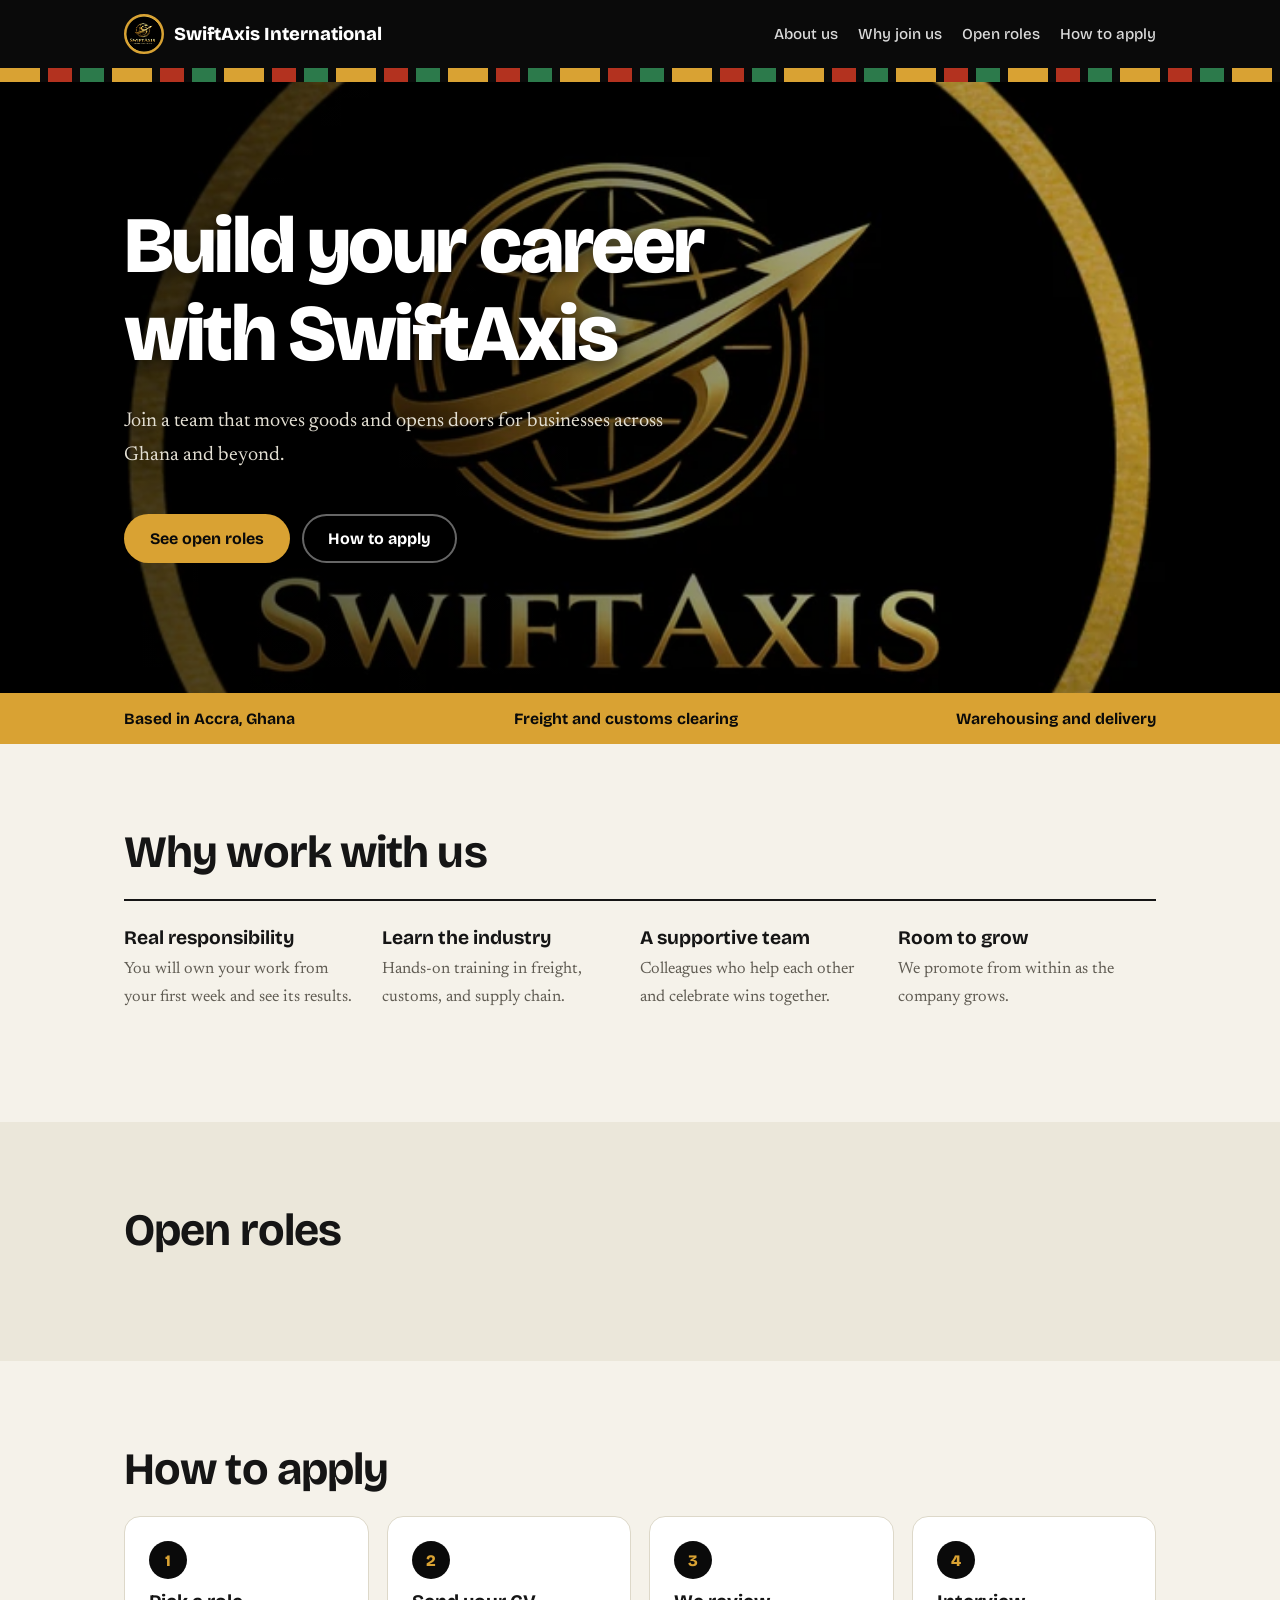
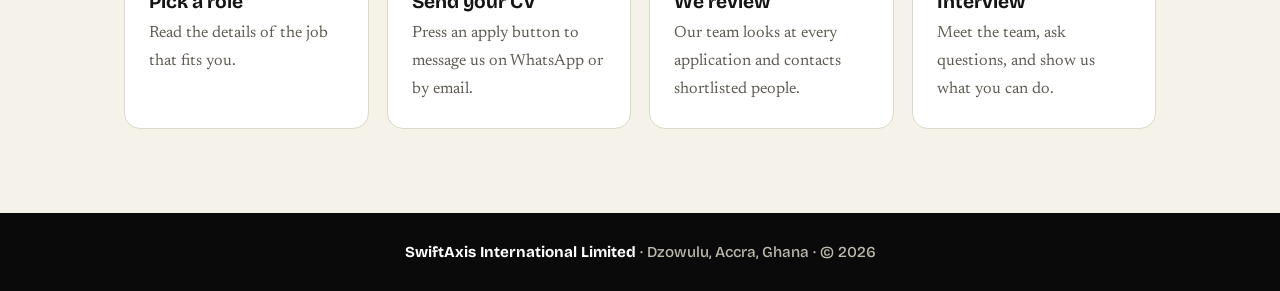
<file: careers.html>
<!DOCTYPE html>
<html lang="en">
<head>
<meta charset="utf-8">
<meta name="viewport" content="width=device-width, initial-scale=1, viewport-fit=cover">
<!-- ===== SEO START (added): description, icons, link-preview tags, domain. The page title is the title tag just below this block. ===== -->
<meta name="description" content="Build your career in logistics with SwiftAxis International Limited in Accra, Ghana. See how to join our team and apply."/>
<meta name="robots" content="index, follow"/>
<meta name="theme-color" content="#000000"/>
<link rel="canonical" href="https://www.swiftaxisinternational.com/careers.html"/>
<link rel="icon" type="image/png" sizes="32x32" href="favicon-32.png"/>
<link rel="icon" type="image/png" sizes="192x192" href="favicon-192.png"/>
<link rel="apple-touch-icon" href="apple-touch-icon.png"/>
<meta property="og:type" content="website"/>
<meta property="og:site_name" content="SwiftAxis International Limited"/>
<meta property="og:title" content="Careers | SwiftAxis International Limited"/>
<meta property="og:description" content="Build your career in logistics with SwiftAxis International Limited in Accra, Ghana. See how to join our team and apply."/>
<meta property="og:url" content="https://www.swiftaxisinternational.com/careers.html"/>
<meta property="og:image" content="https://www.swiftaxisinternational.com/og-image.jpg"/>
<meta name="twitter:card" content="summary_large_image"/>
<meta name="twitter:title" content="Careers | SwiftAxis International Limited"/>
<meta name="twitter:description" content="Build your career in logistics with SwiftAxis International Limited in Accra, Ghana. See how to join our team and apply."/>
<meta name="twitter:image" content="https://www.swiftaxisinternational.com/og-image.jpg"/>
<!-- ===== SEO END ===== -->
<title>Careers | SwiftAxis International Limited</title>
<link rel="preconnect" href="https://fonts.googleapis.com">
<link rel="preconnect" href="https://fonts.gstatic.com" crossorigin>
<link href="https://fonts.googleapis.com/css2?family=Bricolage+Grotesque:wght@500;700;800&family=Newsreader:ital,wght@0,400;0,500;1,400&display=swap" rel="stylesheet">
<style>
:root{
  /* LOGO: embedded image. Do not edit this long line. */
  --logo:url("[data-uri]");
  --ink:#0a0a0a; --paper:#f5f2ea; --card:#ffffff; --text:#151515; --muted:#5f5b52; --gold:#d9a233; --line:#ddd8c9; --soft:#ebe7da;
  --head:"Bricolage Grotesque","Helvetica Neue",Arial,sans-serif; --body:"Newsreader",Georgia,"Times New Roman",serif;
  box-sizing:border-box; padding-top:env(safe-area-inset-top,0px); padding-bottom:env(safe-area-inset-bottom,0px);
}
@media (prefers-color-scheme: dark){
  :root:not([data-theme="light"]){--paper:#121212;--card:#1b1b1b;--text:#f0ede4;--muted:#a9a599;--line:#2e2e2c;--soft:#1f1f1d;color-scheme:dark}
}
:root[data-theme="dark"]{--paper:#121212;--card:#1b1b1b;--text:#f0ede4;--muted:#a9a599;--line:#2e2e2c;--soft:#1f1f1d;color-scheme:dark}
html{scroll-padding-top:calc(env(safe-area-inset-top,0px) + 70px);scroll-behavior:smooth}
*{box-sizing:border-box}
body{margin:0;background:var(--paper);color:var(--text);font-family:var(--body);font-size:1.12rem;line-height:1.7}
body::before{content:"";position:fixed;inset:0 0 auto;height:env(safe-area-inset-top,0px);background:var(--ink);z-index:30}
a{color:inherit}
a:focus-visible,button:focus-visible,summary:focus-visible{outline:3px solid var(--gold);outline-offset:3px}
h1,h2,h3{font-family:var(--head);line-height:1.1;margin:0}
p{margin:0 0 16px;max-width:64ch}
.w{max-width:1080px;margin:0 auto;padding:0 24px}
section{padding:84px 0}
h2{font-size:clamp(1.9rem,4.5vw,2.8rem);margin-bottom:22px;letter-spacing:-.02em}
h3{font-size:1.2rem;margin-bottom:8px}

header.top{position:sticky;top:env(safe-area-inset-top,0px);z-index:20;background:var(--ink);color:#fff}
.nav{display:flex;align-items:center;justify-content:space-between;gap:16px;padding-top:14px;padding-bottom:14px;flex-wrap:wrap}
.logo{font:800 1.15rem var(--head);text-decoration:none;display:flex;align-items:center;gap:10px}
.mark{width:40px;height:40px;border-radius:50%;background:#000 var(--logo) center/130% no-repeat;border:2px solid var(--gold)}
.nav nav{display:flex;gap:20px;flex-wrap:wrap;font:500 .95rem var(--head)}
.nav nav a{text-decoration:none;opacity:.85}
.nav nav a:hover{opacity:1;color:var(--gold)}

.hero{background-color:#000;background-image:var(--logo);background-repeat:no-repeat;background-size:cover;background-position:center 42%;color:#fff;position:relative;overflow:hidden}
.hero::before{content:"";position:absolute;inset:0;background:linear-gradient(90deg,rgba(0,0,0,.78),rgba(0,0,0,.4) 60%,rgba(0,0,0,.1));z-index:0}
.hero>*{position:relative;z-index:1}
.kente{height:14px;background:repeating-linear-gradient(90deg,var(--gold) 0 40px,#0a0a0a 40px 48px,#b3321f 48px 72px,#0a0a0a 72px 80px,#2c7a4b 80px 104px,#0a0a0a 104px 112px)}
.hero .w{padding-top:120px;padding-bottom:130px;display:grid;gap:26px}
.hero h1{font-size:clamp(2.4rem,7vw,5rem);letter-spacing:-.035em;max-width:15ch;font-weight:800;text-shadow:0 2px 18px rgba(0,0,0,.7)}
.hero p{font-size:1.25rem;color:#e3dfd3;max-width:50ch;text-shadow:0 2px 18px rgba(0,0,0,.7)}
.btns{display:flex;gap:12px;flex-wrap:wrap}
.btn{display:inline-block;padding:13px 24px;border-radius:999px;font:700 1rem var(--head);text-decoration:none;border:2px solid transparent;cursor:pointer}
.btn.g{background:var(--gold);color:var(--ink)}
.btn.g:hover{background:#ecb94a}
.btn.o{border-color:#ffffff66;color:#fff;background:none}
.btn.o:hover{border-color:#fff}
.btn.k{background:var(--ink);color:#fff}
.btn.l{border-color:var(--text);color:var(--text)}
.strip{background:var(--gold);color:var(--ink)}
.strip .w{display:flex;justify-content:space-between;gap:12px 28px;flex-wrap:wrap;padding-top:16px;padding-bottom:16px;font:700 .98rem var(--head)}

.perks{display:grid;grid-template-columns:repeat(auto-fit,minmax(230px,1fr));border-top:2px solid var(--text)}
.perks div{padding:26px 24px 26px 0}
.perks p{color:var(--muted);font-size:1.02rem;margin:0}

.jobsec{background:var(--soft)}
.job{background:var(--card);border:1px solid var(--line);border-left:6px solid var(--gold);border-radius:16px;margin-bottom:18px;overflow:hidden}
.job summary{list-style:none;cursor:pointer;padding:24px 28px;display:grid;gap:10px}
.job summary::-webkit-details-marker{display:none}
.job .top{display:flex;justify-content:space-between;align-items:center;gap:16px}
.job h3{font-size:1.45rem;margin:0}
.chev{font:700 1.4rem var(--head);transition:transform .2s}
.job[open] .chev{transform:rotate(180deg)}
.tags{display:flex;flex-wrap:wrap;gap:8px;font:600 .85rem var(--head)}
.tags span{background:var(--soft);border-radius:999px;padding:4px 12px}
.sum{margin:0;color:var(--muted);font-size:1.02rem}
.body{padding:4px 28px 28px;border-top:1px solid var(--line)}
.body h4{font:700 1rem var(--head);margin:22px 0 8px}
.body ul{margin:0;padding-left:20px;max-width:64ch}
.body li{margin-bottom:6px}
.apply{display:flex;gap:12px;flex-wrap:wrap;margin-top:26px}
.empty{background:var(--card);border:2px dashed var(--line);border-radius:16px;padding:36px;text-align:center}
.empty p{margin:0 auto 10px}
.meta{color:var(--muted);font:500 .9rem var(--head);margin:0}
.body .meta{margin-top:18px}

.steps{counter-reset:s;list-style:none;margin:0;padding:0;display:grid;grid-template-columns:repeat(auto-fit,minmax(220px,1fr));gap:18px}
.steps li{counter-increment:s;background:var(--card);border:1px solid var(--line);border-radius:16px;padding:24px}
.steps li::before{content:counter(s);display:grid;place-items:center;width:38px;height:38px;border-radius:50%;background:var(--ink);color:var(--gold);font:800 1rem var(--head);margin-bottom:12px}
.steps p{margin:0;color:var(--muted);font-size:1.02rem}

footer{background:var(--ink);color:#bdb9ad;text-align:center;padding:30px 24px;font:500 .95rem var(--head)}
footer b{color:#fff}
@keyframes up{from{opacity:0;transform:translateY(24px)}to{opacity:1;transform:none}}
.hero .w>*{animation:up .8s both}
.hero .w>*:nth-child(2){animation-delay:.12s}.hero .w>*:nth-child(3){animation-delay:.24s}
@media (prefers-reduced-motion:reduce){.hero .w>*{animation:none}html{scroll-behavior:auto}.chev{transition:none}}
@media (max-width:760px){
  .hero::before{background:rgba(0,0,0,.5)}
  .hero .w{padding-top:80px;padding-bottom:90px}
  section{padding:60px 0}
  .job summary{padding:20px}.body{padding:4px 20px 22px}
}
</style>
</head>
<body>
<header class="top">
  <div class="w nav">
    <a class="logo" href="#top"><span class="mark" aria-hidden="true"></span>SwiftAxis International</a>
    <nav>
      <!-- Change index.html to the file name of your About page -->
      <a href="index.html">About us</a><a href="#why">Why join us</a><a href="#roles">Open roles</a><a href="#how">How to apply</a>
    </nav>
  </div>
</header>

<div class="hero" id="top">
  <div class="kente" aria-hidden="true"></div>
  <div class="w">
    <h1>Build your career with SwiftAxis</h1>
    <p>Join a team that moves goods and opens doors for businesses across Ghana and beyond.</p>
    <div class="btns"><a class="btn g" href="#roles">See open roles</a><a class="btn o" href="#how">How to apply</a></div>
  </div>
  <div class="strip"><div class="w"><span>Based in Accra, Ghana</span><span>Freight and customs clearing</span><span>Warehousing and delivery</span></div></div>
</div>

<section id="why">
  <div class="w">
    <h2>Why work with us</h2>
    <div class="perks">
      <div><h3>Real responsibility</h3><p>You will own your work from your first week and see its results.</p></div>
      <div><h3>Learn the industry</h3><p>Hands-on training in freight, customs, and supply chain.</p></div>
      <div><h3>A supportive team</h3><p>Colleagues who help each other and celebrate wins together.</p></div>
      <div><h3>Room to grow</h3><p>We promote from within as the company grows.</p></div>
    </div>
  </div>
</section>

<section class="jobsec" id="roles">
  <div class="w">
    <h2>Open roles</h2>
    <p class="meta" id="count"></p>
    <div id="jobs" style="margin-top:18px"></div>
  </div>
</section>

<section id="how">
  <div class="w">
    <h2>How to apply</h2>
    <ol class="steps">
      <li><h3>Pick a role</h3><p>Read the details of the job that fits you.</p></li>
      <li><h3>Send your CV</h3><p>Press an apply button to message us on WhatsApp or by email.</p></li>
      <li><h3>We review</h3><p>Our team looks at every application and contacts shortlisted people.</p></li>
      <li><h3>Interview</h3><p>Meet the team, ask questions, and show us what you can do.</p></li>
    </ol>
  </div>
</section>

<footer><b>SwiftAxis International Limited</b> · Dzowulu, Accra, Ghana · © 2026</footer>

<script>
/* ================== SETTINGS ================== */
var WHATSAPP='233546524305';            // WhatsApp number, no plus or spaces
var EMAIL='info.swiftaxis@gmail.com';   // where emailed applications go

/* ================== JOB ADS ==================
   HOW TO POST A JOB: copy one whole { ... } block below, paste it under the last one
   (put a comma between blocks), then change the words between the quotes.
   HOW TO REMOVE A JOB: delete its whole { ... } block.
   Lists (responsibilities, requirements, benefits) take one line per point.
   Leave a field as '' (or [] for a list) to hide it.
   The two jobs below are SAMPLES. Replace them with your real jobs. */
/* var JOBS=[
  {
    title:'Customs Clearing Officer',
    department:'Operations',
    location:'Tema Port, Ghana',
    type:'Full-time',
    posted:'21 Nov 2026',
    deadline:'15 Dec 2026',
    salary:'',
    summary:'Handle customs documentation and clearance for import and export shipments.',
    responsibilities:[
      'Prepare and submit customs declarations',
      'Follow up shipments at the port until release',
      'Keep clients informed of progress',
      'Maintain accurate shipping records'
    ],
    requirements:[
      'Diploma or degree in logistics, business or a related field',
      'At least 2 years of experience in customs clearing',
      'Good knowledge of Ghana customs procedures',
      'Strong communication and attention to detail'
    ],
    benefits:['Competitive salary','Training and development']
    
  },
  {
    title:'Delivery Driver',
    department:'Delivery',
    location:'Accra, Ghana',
    type:'Full-time',
    posted:'21 Nov 2026',
    deadline:'30 Nov 2026',
    salary:'',
    summary:'Deliver goods safely and on time to customers across Accra.',
    responsibilities:[
      'Load, deliver, and unload goods with care',
      'Follow delivery schedules and routes',
      'Collect delivery confirmations from customers',
      'Keep the vehicle clean and report any faults'
    ],
    requirements:[
      'Valid driver’s licence',
      'Good knowledge of Accra roads',
      'Honest, punctual, and polite'
    ],
    benefits:[]
  }
]; */

/* ============ page code: no need to edit below ============ */
function el(tag,cls,text){var e=document.createElement(tag);if(cls)e.className=cls;if(text!==undefined)e.textContent=text;return e}
function list(title,items){
  if(!items||!items.length)return null;
  var d=el('div'),ul=el('ul');d.appendChild(el('h4','',title));
  items.forEach(function(t){ul.appendChild(el('li','',t))});
  d.appendChild(ul);return d;
}
var box=document.getElementById('jobs');
document.getElementById('count').textContent=JOBS.length?JOBS.length+(JOBS.length===1?' position':' positions')+' open right now':'';
if(!JOBS.length){
  var em=el('div','empty');
  em.appendChild(el('h3','','No open positions right now'));
  em.appendChild(el('p','','We are always glad to hear from talented people. Send your CV and we will keep it on file.'));
  var a=el('a','btn k','Email your CV');a.href='mailto:'+EMAIL+'?subject='+encodeURIComponent('CV for future openings');
  em.appendChild(a);box.appendChild(em);
}
JOBS.forEach(function(j){
  var d=el('details','job'),s=el('summary'),top=el('div','top');
  top.appendChild(el('h3','',j.title));top.appendChild(el('span','chev','⌄'));
  s.appendChild(top);
  var tags=el('div','tags');
  [j.department,j.location,j.type,j.deadline?'Apply by '+j.deadline:''].forEach(function(t){if(t)tags.appendChild(el('span','',t))});
  s.appendChild(tags);
  if(j.summary)s.appendChild(el('p','sum',j.summary));
  d.appendChild(s);
  var b=el('div','body');
  if(j.salary){b.appendChild(el('h4','','Salary'));b.appendChild(el('p','',j.salary))}
  [list('What you will do',j.responsibilities),list('What we are looking for',j.requirements),list('What we offer',j.benefits)].forEach(function(x){if(x)b.appendChild(x)});
  var ap=el('div','apply'),msg='Hello SwiftAxis, I would like to apply for the position of '+j.title+'.';
  var wa=el('a','btn k','Apply on WhatsApp');wa.href='https://wa.me/'+WHATSAPP+'?text='+encodeURIComponent(msg);wa.target='_blank';wa.rel='noopener';
  var ml=el('a','btn l','Apply by email');ml.href='mailto:'+EMAIL+'?subject='+encodeURIComponent('Application: '+j.title)+'&body='+encodeURIComponent(msg+'\n\nName:\nPhone:\n\nPlease attach your CV.');
  ap.appendChild(wa);ap.appendChild(ml);b.appendChild(ap);
  if(j.posted)b.appendChild(el('p','meta','Posted '+j.posted));
  d.appendChild(b);box.appendChild(d);
});
</script>
</body>
</html>
</file>
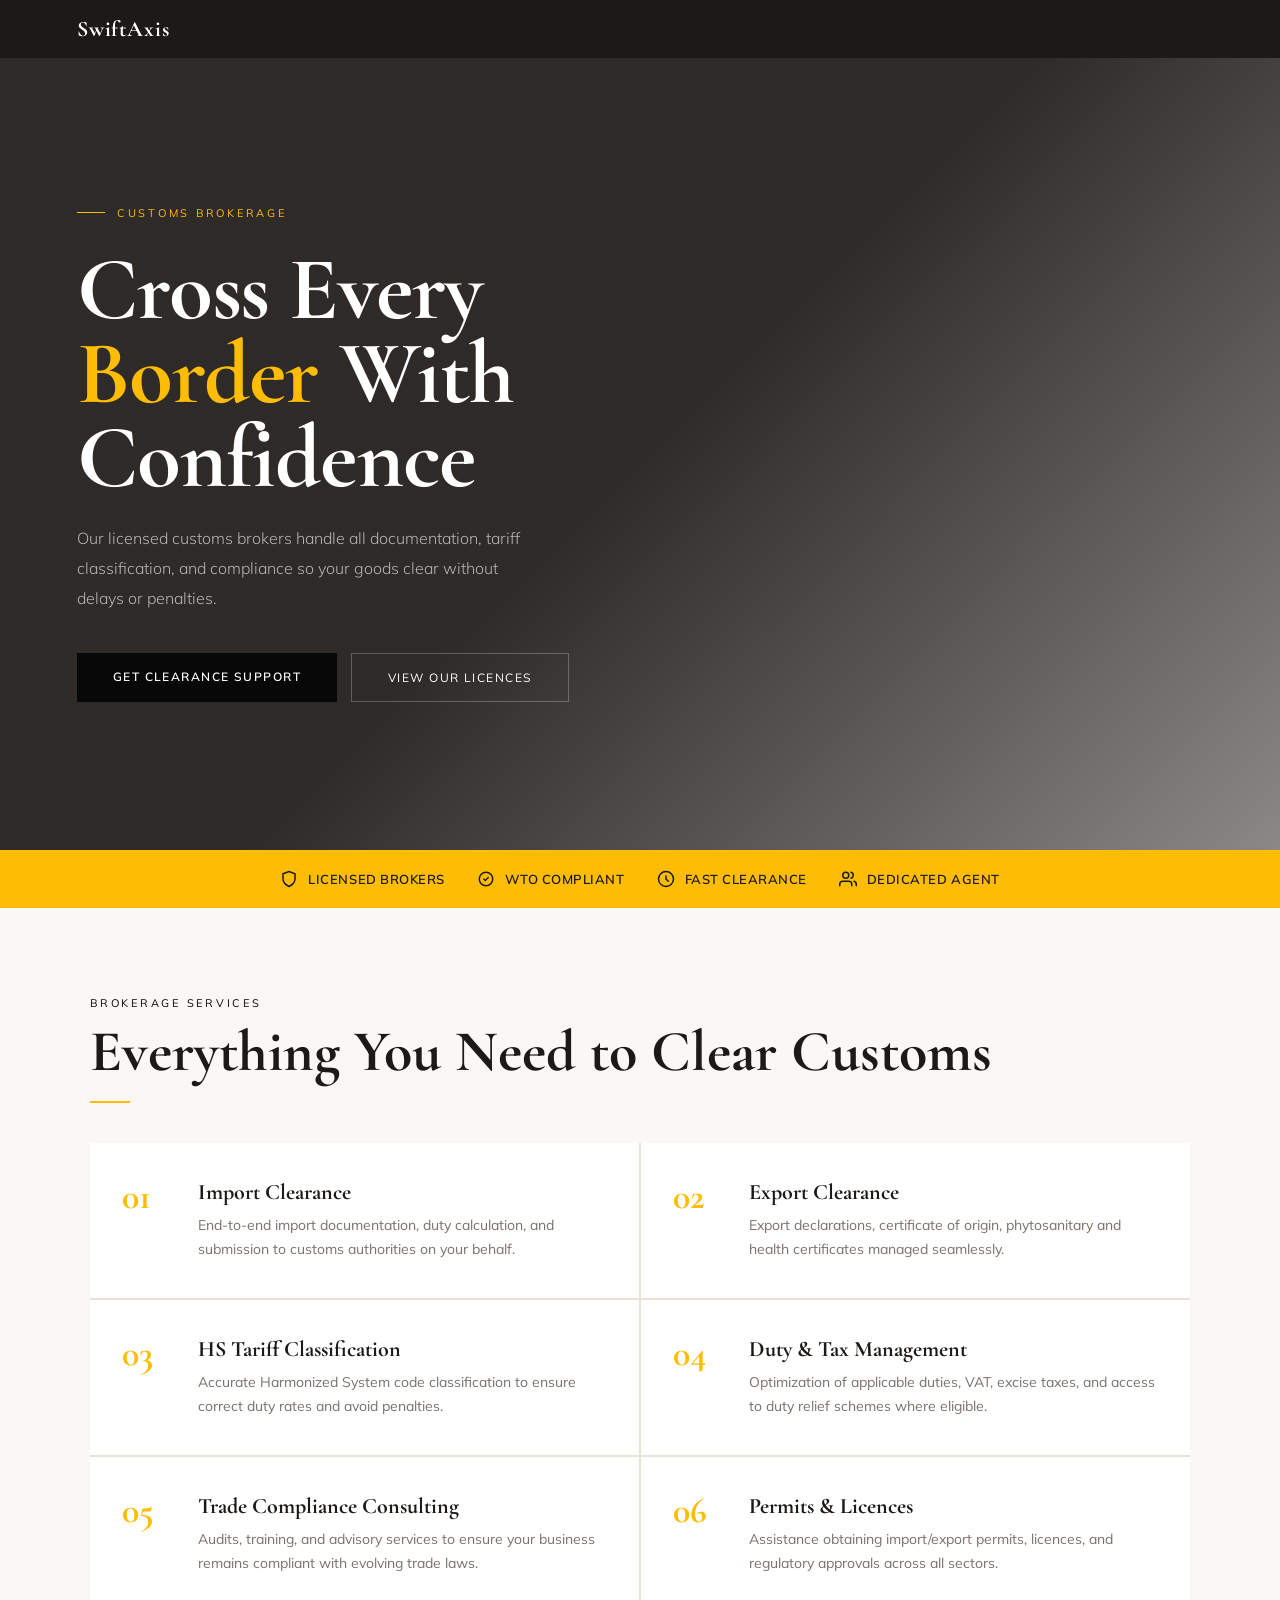
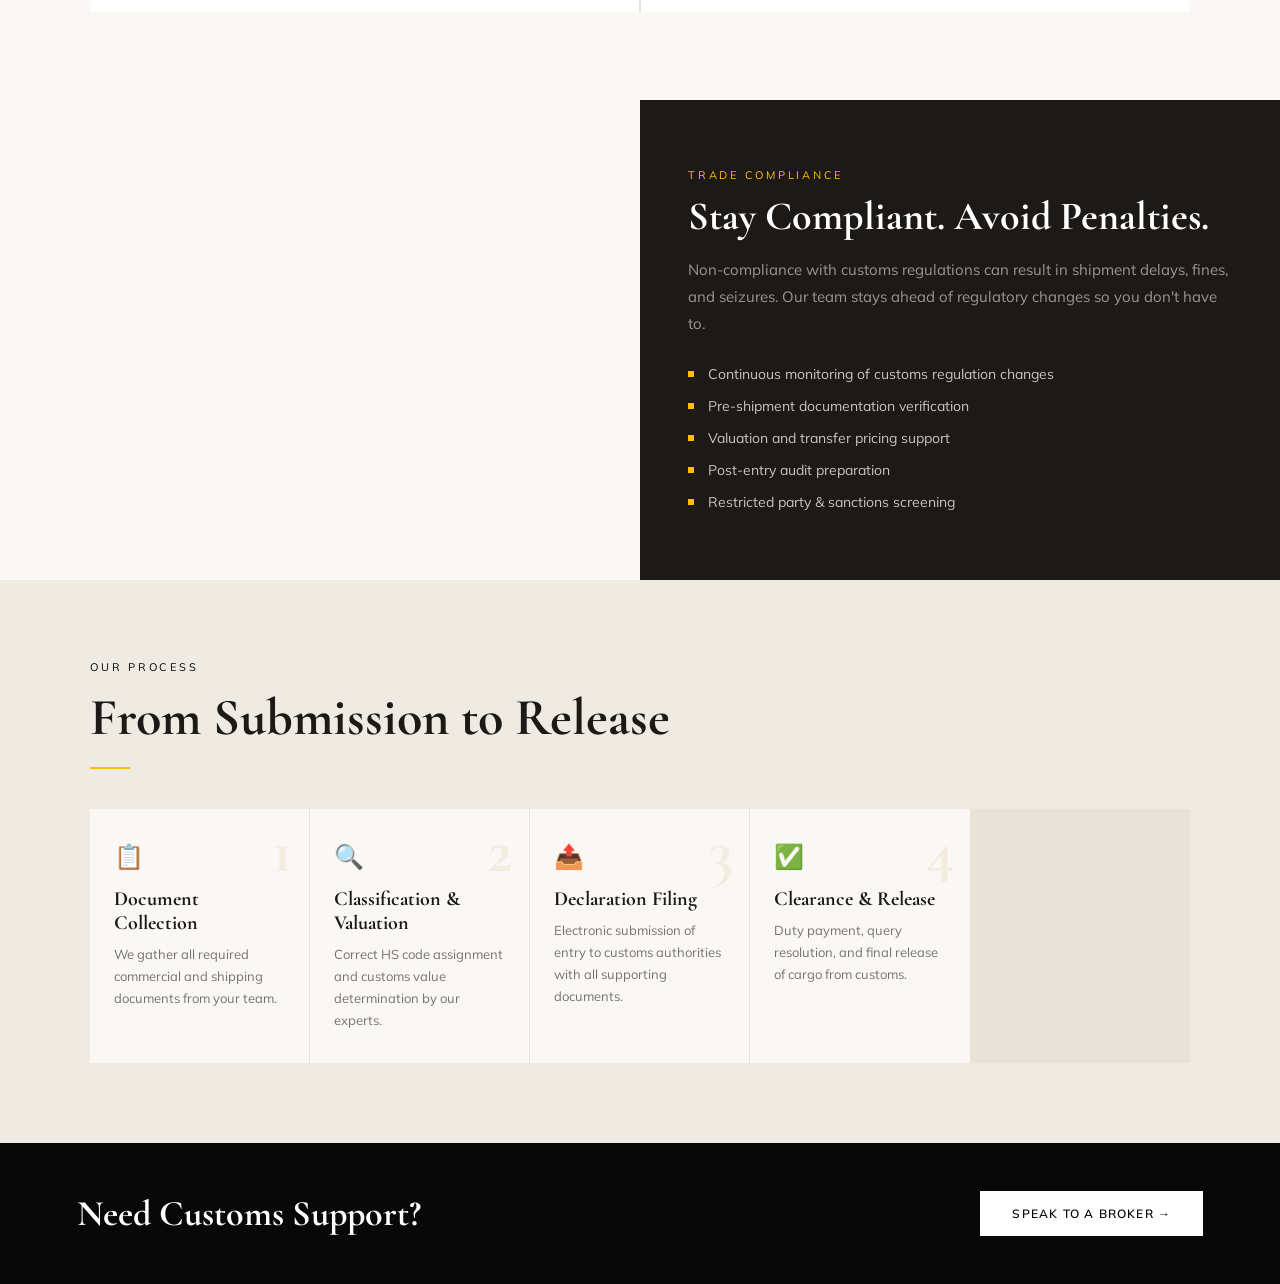
<file: Custom_Brokages.html>
<!DOCTYPE html>
<html lang="en">
<head>
<meta charset="UTF-8"/>
<meta name="viewport" content="width=device-width, initial-scale=1.0"/>
<!-- ===== SEO START (added): description, icons, link-preview tags, domain. The page title is the title tag just below this block. ===== -->
<meta name="description" content="Licensed customs brokers handling import and export clearance, HS classification, duties and trade compliance. Speak to SwiftAxis International Limited."/>
<meta name="robots" content="index, follow"/>
<meta name="theme-color" content="#000000"/>
<link rel="canonical" href="https://www.swiftaxisinternational.com/Custom_Brokages.html"/>
<link rel="icon" type="image/png" sizes="32x32" href="favicon-32.png"/>
<link rel="icon" type="image/png" sizes="192x192" href="favicon-192.png"/>
<link rel="apple-touch-icon" href="apple-touch-icon.png"/>
<meta property="og:type" content="website"/>
<meta property="og:site_name" content="SwiftAxis International Limited"/>
<meta property="og:title" content="Customs Brokerage in Ghana | SwiftAxis International"/>
<meta property="og:description" content="Licensed customs brokers handling import and export clearance, HS classification, duties and trade compliance. Speak to SwiftAxis International Limited."/>
<meta property="og:url" content="https://www.swiftaxisinternational.com/Custom_Brokages.html"/>
<meta property="og:image" content="https://www.swiftaxisinternational.com/og-image.jpg"/>
<meta name="twitter:card" content="summary_large_image"/>
<meta name="twitter:title" content="Customs Brokerage in Ghana | SwiftAxis International"/>
<meta name="twitter:description" content="Licensed customs brokers handling import and export clearance, HS classification, duties and trade compliance. Speak to SwiftAxis International Limited."/>
<meta name="twitter:image" content="https://www.swiftaxisinternational.com/og-image.jpg"/>
<!-- ===== SEO END ===== -->
<title>Customs Brokerage in Ghana | SwiftAxis International</title>
<link href="https://fonts.googleapis.com/css2?family=Cormorant+Garamond:wght@600;700&family=Mulish:wght@300;400;500;600&display=swap" rel="stylesheet"/>
<style>
*,*::before,*::after{box-sizing:border-box;margin:0;padding:0}
:root{
  --bg:#faf8f5;
  --dark:#1c1917;
  --red:#080808;
  --gold:#ffbc04;
  --cream:#f0ebe2;
  --muted:#78716c;
  --border:#e8e2d9;
}
body{font-family:'Mulish',sans-serif;background:var(--bg);color:var(--dark);overflow-x:hidden}

/* NAV STRIP */
.nav{
  background:var(--dark);padding:16px 6vw;
  display:flex;align-items:center;justify-content:space-between;
}
.nav-logo{font-family:'Cormorant Garamond',serif;font-size:22px;font-weight:700;color:#fff;letter-spacing:.04em}
.nav-tag{font-size:11px;letter-spacing:.2em;text-transform:uppercase;color:rgba(255,255,255,.4)}

/* HERO */
.hero{
  position:relative;min-height:88vh;
  background:url('https://images.unsplash.com/photo-1454165804606-c3d57bc86b40?w=1600&auto=format&fit=crop') center/cover no-repeat;
  display:flex;align-items:center;padding:0 6vw;
}
.hero::after{
  content:'';position:absolute;inset:0;
  background:linear-gradient(135deg,rgba(28,25,23,.92) 50%,rgba(28,25,23,.5) 100%);
}
.hero-content{position:relative;z-index:2;max-width:620px}
.hero-service{
  font-size:11px;letter-spacing:.25em;text-transform:uppercase;color:var(--gold);
  display:flex;align-items:center;gap:12px;margin-bottom:28px;
}
.hero-service::before{content:'';width:28px;height:1px;background:var(--gold)}
.hero-content h1{
  font-family:'Cormorant Garamond',serif;
  font-size:clamp(52px,7vw,90px);font-weight:700;line-height:.94;color:#fff;
  letter-spacing:-.01em;
}
.hero-content h1 .hl{color:var(--gold)}
.hero-content p{
  margin-top:24px;font-size:16px;color:rgba(255,255,255,.65);
  line-height:1.85;max-width:460px;font-weight:300;
}
.hero-btns{margin-top:40px;display:flex;gap:14px;flex-wrap:wrap}
.btn-red{
  background:var(--red);color:#fff;font-size:12px;font-weight:600;
  letter-spacing:.12em;text-transform:uppercase;padding:16px 36px;text-decoration:none;
  transition:background .2s,transform .2s;
}
.btn-red:hover{background:#ffbc04;transform:translateY(-2px)}
.btn-outline{
  border:1px solid rgba(255,255,255,.25);color:#fff;font-size:12px;
  letter-spacing:.12em;text-transform:uppercase;padding:16px 36px;text-decoration:none;
  transition:border-color .2s;
}
.btn-outline:hover{border-color:var(--gold)}

/* TRUST BAR */
.trust{
  background:var(--gold);padding:20px 6vw;
  display:flex;flex-wrap:wrap;gap:32px;align-items:center;justify-content:center;
}
.trust-item{
  display:flex;align-items:center;gap:10px;font-size:13px;font-weight:600;
  color:var(--dark);letter-spacing:.04em;text-transform:uppercase;
}
.trust-item svg{width:18px;height:18px;stroke:var(--dark);fill:none;stroke-width:2;stroke-linecap:round}

/* SECTION */
.section{padding:88px 6vw}
.section-inner{max-width:1100px;margin:0 auto}
.stag{font-size:11px;letter-spacing:.25em;text-transform:uppercase;color:var(--red);margin-bottom:12px}
.section h2{font-family:'Cormorant Garamond',serif;font-size:clamp(36px,5vw,58px);font-weight:700;line-height:1.05}
.divline{width:40px;height:2px;background:var(--gold);margin:18px 0 40px}

/* SERVICES LIST */
.srv-list{display:grid;grid-template-columns:1fr 1fr;gap:2px;background:var(--border);margin-top:16px}
.srv-item{
  background:#fff;padding:36px 32px;
  display:grid;grid-template-columns:56px 1fr;gap:20px;align-items:flex-start;
  transition:background .25s;
}
.srv-item:hover{background:var(--cream)}
.srv-num{
  font-family:'Cormorant Garamond',serif;font-size:36px;font-weight:700;
  color:var(--gold);line-height:1;
}
.srv-item h3{font-family:'Cormorant Garamond',serif;font-size:22px;font-weight:700;margin-bottom:8px}
.srv-item p{font-size:14px;color:var(--muted);line-height:1.75}

/* SPLIT */
.split{display:grid;grid-template-columns:1fr 1fr}
.split-img{
  background:url('https://images.unsplash.com/photo-1568992687947-868a62a9f521?w=900&auto=format&fit=crop') center/cover no-repeat;
  min-height:480px;
}
.split-text{background:var(--dark);padding:64px 48px;color:#fff;display:flex;flex-direction:column;justify-content:center}
.split-text .stag{color:var(--gold)}
.split-text h2{font-family:'Cormorant Garamond',serif;font-size:40px;font-weight:700;color:#fff;line-height:1.1}
.split-text p{font-size:15px;color:rgba(255,255,255,.55);line-height:1.8;margin-top:18px}
.compliance-list{margin-top:28px;list-style:none;display:flex;flex-direction:column;gap:14px}
.compliance-list li{display:flex;gap:14px;align-items:flex-start;font-size:14px;color:rgba(255,255,255,.75)}
.compliance-list li .dot{width:6px;height:6px;background:var(--gold);flex-shrink:0;margin-top:6px}

/* PROCESS */
.process-section{background:var(--cream);padding:80px 6vw}
.process-steps{display:grid;grid-template-columns:repeat(auto-fill,minmax(200px,1fr));gap:0;background:var(--border);margin-top:40px}
.pstep{background:var(--bg);padding:32px 24px;border-right:1px solid var(--border);position:relative}
.pstep:last-child{border-right:none}
.pstep::before{
  content:attr(data-n);
  font-family:'Cormorant Garamond',serif;font-size:64px;font-weight:700;
  color:rgba(201,168,76,.12);position:absolute;top:10px;right:16px;line-height:1;
}
.pstep-icon{font-size:24px;margin-bottom:16px}
.pstep h4{font-family:'Cormorant Garamond',serif;font-size:20px;font-weight:700;margin-bottom:8px}
.pstep p{font-size:13px;color:var(--muted);line-height:1.7}

/* FOOTER */
.footer-strip{
  background:var(--red);padding:48px 6vw;
  display:flex;align-items:center;justify-content:space-between;flex-wrap:wrap;gap:20px;
}
.footer-strip h3{font-family:'Cormorant Garamond',serif;font-size:36px;font-weight:700;color:#fff}
.footer-strip a{
  background:#fff;color:var(--red);font-weight:600;font-size:12px;
  letter-spacing:.1em;text-transform:uppercase;padding:15px 32px;text-decoration:none;
  transition:transform .2s;
}
.footer-strip a:hover{transform:translateY(-2px)}

@media(max-width:768px){
  .srv-list{grid-template-columns:1fr}
  .split{grid-template-columns:1fr}
  .split-img{min-height:260px}
  .split-text{padding:48px 24px}
}
</style>
<style>
/* ===== QUOTE POP-UP (shared) ===== */
#quote{position:fixed;inset:0;z-index:9990;display:flex;align-items:flex-start;justify-content:center;padding:5vh 16px;overflow-y:auto;background:rgba(0,0,0,.78);-webkit-backdrop-filter:blur(6px);backdrop-filter:blur(6px);opacity:0;visibility:hidden;transition:opacity .3s,visibility .3s;font-family:inherit;color:#fff;cursor:auto}
#quote.open{opacity:1;visibility:visible}
#quote .qform{width:100%;max-width:760px;margin:auto;background:linear-gradient(160deg,#0a0a0a 0%,#1c1917 100%);border:1px solid rgba(255,188,4,.35);border-radius:20px;padding:44px;position:relative;box-shadow:0 30px 90px rgba(0,0,0,.6);transform:translateY(30px) scale(.97);transition:transform .35s cubic-bezier(.2,.8,.2,1)}
#quote.open .qform{transform:none}
#quote .q-close{position:absolute;top:14px;right:16px;width:38px;height:38px;border-radius:50%;border:1px solid rgba(255,255,255,.2);background:rgba(255,255,255,.06);color:#fff;font-size:22px;line-height:1;cursor:pointer;transition:background .2s,color .2s,transform .2s}
#quote .q-close:hover{background:#ffbc04;color:#111;transform:rotate(90deg)}
#quote .q-head{text-align:center;margin-bottom:30px}
#quote .q-label{font-size:11px;letter-spacing:.25em;text-transform:uppercase;color:#ffbc04;margin-bottom:10px}
#quote .q-title{font-size:clamp(26px,4vw,40px);font-weight:700;line-height:1.1;color:#fff}
#quote .q-sub{margin:12px auto 0;max-width:460px;color:rgba(255,255,255,.65);font-size:14px;line-height:1.7}
#quote .qgrid{display:grid;grid-template-columns:1fr 1fr;gap:18px}
#quote .qgroup{display:flex;flex-direction:column;gap:8px}
#quote .qgroup.full{grid-column:1/-1}
#quote .qgroup label{font-size:13px;font-weight:700;color:rgba(255,255,255,.75);letter-spacing:.04em}
#quote .qgroup input,#quote .qgroup select,#quote .qgroup textarea{background:rgba(255,255,255,.08);border:1px solid rgba(255,255,255,.18);border-radius:10px;padding:13px 15px;color:#fff;font-family:inherit;font-size:15px;outline:none;transition:border-color .25s,background .25s;width:100%;cursor:text}
#quote .qgroup select{cursor:pointer}
#quote .qgroup input::placeholder,#quote .qgroup textarea::placeholder{color:rgba(255,255,255,.35)}
#quote .qgroup input:focus,#quote .qgroup select:focus,#quote .qgroup textarea:focus{border-color:#ffbc04;background:rgba(255,255,255,.12)}
#quote .qgroup select option{background:#111;color:#fff}
#quote .qgroup textarea{resize:vertical;min-height:100px}
#quote .qsubmit{margin-top:26px;text-align:center}
#quote .btn-accent{background:#ffbc04;color:#111;padding:15px 42px;border:none;border-radius:50px;font-family:inherit;font-size:15px;font-weight:800;letter-spacing:.04em;cursor:pointer;box-shadow:0 8px 28px rgba(255,188,4,.35);transition:transform .25s,box-shadow .25s;display:inline-flex;align-items:center;gap:10px}
#quote .btn-accent:hover{transform:translateY(-3px);box-shadow:0 14px 40px rgba(255,188,4,.5)}
#quote .btn-accent:disabled{opacity:.6;cursor:wait;transform:none}
body.q-lock{overflow:hidden}
#sq-toast{position:fixed;bottom:28px;right:28px;z-index:9995;background:#ffbc04;color:#111;padding:14px 24px;border-radius:14px;font-weight:700;font-size:14px;box-shadow:0 10px 30px rgba(0,0,0,.4);transform:translateY(120px);opacity:0;transition:all .35s;max-width:calc(100vw - 56px)}
#sq-toast.show{transform:translateY(0);opacity:1}
#sq-toast.err{background:#d92d20;color:#fff}
@media(max-width:700px){#quote .qgrid{grid-template-columns:1fr}#quote .qform{padding:34px 20px 26px}#quote{padding:3vh 10px}}
</style>

</head>
<body>

<div class="nav">
  <div class="nav-logo">SwiftAxis</div>
 
</div>

<div class="hero">
  <div class="hero-content">
    <div class="hero-service">Customs Brokerage</div>
    <h1>Cross Every <span class="hl">Border</span> With Confidence</h1>
    <p>Our licensed customs brokers handle all documentation, tariff classification, and compliance so your goods clear without delays or penalties.</p>
    <div class="hero-btns">
      <a href="#quote" class="btn-red">Get Clearance Support</a>
      <a href="#" class="btn-outline">View Our Licences</a>
    </div>
  </div>
</div>

<div class="trust">
  <div class="trust-item"><svg viewBox="0 0 24 24"><path d="M12 22s8-4 8-10V5l-8-3-8 3v7c0 6 8 10 8 10z"/></svg> Licensed Brokers</div>
  <div class="trust-item"><svg viewBox="0 0 24 24"><path d="M9 12l2 2 4-4m6 2a9 9 0 11-18 0 9 9 0 0118 0z"/></svg> WTO Compliant</div>
  <div class="trust-item"><svg viewBox="0 0 24 24"><circle cx="12" cy="12" r="10"/><path d="M12 8v4l3 3"/></svg> Fast Clearance</div>
  <div class="trust-item"><svg viewBox="0 0 24 24"><path d="M17 21v-2a4 4 0 00-4-4H5a4 4 0 00-4 4v2"/><circle cx="9" cy="7" r="4"/><path d="M23 21v-2a4 4 0 00-3-3.87M16 3.13a4 4 0 010 7.75"/></svg> Dedicated Agent</div>
</div>

<div class="section" style="background:var(--bg)">
  <div class="section-inner">
    <div class="stag">Brokerage Services</div>
    <h2>Everything You Need to Clear Customs</h2>
    <div class="divline"></div>
    <div class="srv-list">
      <div class="srv-item">
        <div class="srv-num">01</div>
        <div><h3>Import Clearance</h3><p>End-to-end import documentation, duty calculation, and submission to customs authorities on your behalf.</p></div>
      </div>
      <div class="srv-item">
        <div class="srv-num">02</div>
        <div><h3>Export Clearance</h3><p>Export declarations, certificate of origin, phytosanitary and health certificates managed seamlessly.</p></div>
      </div>
      <div class="srv-item">
        <div class="srv-num">03</div>
        <div><h3>HS Tariff Classification</h3><p>Accurate Harmonized System code classification to ensure correct duty rates and avoid penalties.</p></div>
      </div>
      <div class="srv-item">
        <div class="srv-num">04</div>
        <div><h3>Duty & Tax Management</h3><p>Optimization of applicable duties, VAT, excise taxes, and access to duty relief schemes where eligible.</p></div>
      </div>
      <div class="srv-item">
        <div class="srv-num">05</div>
        <div><h3>Trade Compliance Consulting</h3><p>Audits, training, and advisory services to ensure your business remains compliant with evolving trade laws.</p></div>
      </div>
      <div class="srv-item">
        <div class="srv-num">06</div>
        <div><h3>Permits & Licences</h3><p>Assistance obtaining import/export permits, licences, and regulatory approvals across all sectors.</p></div>
      </div>
    </div>
  </div>
</div>

<div class="split">
  <div class="split-img"></div>
  <div class="split-text">
    <div class="stag">Trade Compliance</div>
    <h2>Stay Compliant. Avoid Penalties.</h2>
    <p>Non-compliance with customs regulations can result in shipment delays, fines, and seizures. Our team stays ahead of regulatory changes so you don't have to.</p>
    <ul class="compliance-list">
      <li><span class="dot"></span>Continuous monitoring of customs regulation changes</li>
      <li><span class="dot"></span>Pre-shipment documentation verification</li>
      <li><span class="dot"></span>Valuation and transfer pricing support</li>
      <li><span class="dot"></span>Post-entry audit preparation</li>
      <li><span class="dot"></span>Restricted party & sanctions screening</li>
    </ul>
  </div>
</div>

<div class="process-section">
  <div class="section-inner">
    <div class="stag" style="color:var(--red)">Our Process</div>
    <h2 style="font-family:'Cormorant Garamond',serif;font-size:clamp(34px,4.5vw,52px);font-weight:700">From Submission to Release</h2>
    <div class="divline"></div>
    <div class="process-steps">
      <div class="pstep" data-n="1">
        <div class="pstep-icon">📋</div>
        <h4>Document Collection</h4>
        <p>We gather all required commercial and shipping documents from your team.</p>
      </div>
      <div class="pstep" data-n="2">
        <div class="pstep-icon">🔍</div>
        <h4>Classification & Valuation</h4>
        <p>Correct HS code assignment and customs value determination by our experts.</p>
      </div>
      <div class="pstep" data-n="3">
        <div class="pstep-icon">📤</div>
        <h4>Declaration Filing</h4>
        <p>Electronic submission of entry to customs authorities with all supporting documents.</p>
      </div>
      <div class="pstep" data-n="4">
        <div class="pstep-icon">✅</div>
        <h4>Clearance & Release</h4>
        <p>Duty payment, query resolution, and final release of cargo from customs.</p>
      </div>
    </div>
  </div>
</div>

<!-- QUOTE POP-UP -->
<div id="quote" role="dialog" aria-modal="true" aria-labelledby="q_title" aria-hidden="true">
  <div class="qform">
    <button type="button" class="q-close" id="q_close" aria-label="Close quote form">&times;</button>
    <div class="q-head">
    <div class="q-label">Get Started</div>
    <h2 class="q-title" id="q_title">Request a Free Quote</h2>
    <p class="q-sub">Tell us about your shipment and we'll respond with the best rates within 2 hours.</p>
  </div>
    <div class="qgrid">
      <div class="qgroup"><label for="q_name">Full Name *</label><input id="q_name" type="text" placeholder="John Mensah"/></div>
      <div class="qgroup"><label for="q_email">Email Address *</label><input id="q_email" type="email" placeholder="john@company.com"/></div>
      <div class="qgroup"><label for="q_company">Company</label><input id="q_company" type="text" placeholder="Acme Ltd."/></div>
      <div class="qgroup"><label for="q_phone">Phone</label><input id="q_phone" type="tel" placeholder="+233 20 000 0000"/></div>
      <div class="qgroup"><label for="q_origin">Origin Country *</label><input id="q_origin" type="text" placeholder="Ghana"/></div>
      <div class="qgroup"><label for="q_dest">Destination *</label><input id="q_dest" type="text" placeholder="United Kingdom"/></div>
      <div class="qgroup"><label for="q_weight">Cargo Weight (kg)</label><input id="q_weight" type="number" placeholder="500"/></div>
      <div class="qgroup"><label for="q_service">Service Type *</label>
        <select id="q_service">
          <option value="">Select service...</option>
          <option>Air Freight</option><option>Ocean Freight (FCL)</option><option>Ocean Freight (LCL)</option><option>Road Freight</option><option>Warehousing</option><option selected>Customs Brokerage</option><option>Supply Chain Management</option>
        </select>
      </div>
      <div class="qgroup full"><label for="q_desc">Cargo Description</label><textarea id="q_desc" placeholder="Type, quantity, dimensions, special handling..."></textarea></div>
    </div>
    <div class="qsubmit"><button type="button" id="q_btn" class="btn-accent" onclick="submitQuote()">🚀 Send Quote Request</button></div>
  </div>
</div>
<div id="sq-toast"><span id="sq-icon">✅</span> <span id="sq-msg">Done!</span></div>

<div class="footer-strip">
  <h3>Need Customs Support?</h3>
  <a href="#quote">Speak to a Broker →</a>
</div>


<script>

/* QUOTE POP-UP */
(function(){
  var modal=document.getElementById('quote'),last=null;
  function openQuote(e){
    if(e)e.preventDefault();
    last=document.activeElement;
    modal.classList.add('open');document.body.classList.add('q-lock');
    modal.setAttribute('aria-hidden','false');
    setTimeout(function(){var f=document.getElementById('q_name');if(f)f.focus({preventScroll:true});},250);
  }
  window.closeQuote=function(){
    modal.classList.remove('open');document.body.classList.remove('q-lock');
    modal.setAttribute('aria-hidden','true');
    if(history.replaceState&&location.hash==='#quote')history.replaceState(null,'',location.pathname+location.search);
    if(last&&last.focus)last.focus({preventScroll:true});
  };
  document.querySelectorAll('a[href="#quote"]').forEach(function(a){a.addEventListener('click',openQuote);});
  modal.addEventListener('click',function(e){if(e.target===modal)closeQuote();});
  document.getElementById('q_close').addEventListener('click',closeQuote);
  document.addEventListener('keydown',function(e){if(e.key==='Escape'&&modal.classList.contains('open'))closeQuote();});
  if(location.hash==='#quote')openQuote();
})();

/* QUOTE FORM */
function sqToast(msg,err){
  var t=document.getElementById('sq-toast');
  document.getElementById('sq-msg').textContent=msg;
  document.getElementById('sq-icon').textContent=err?'❌':'✅';
  t.className='show'+(err?' err':'');
  clearTimeout(window._sqT);
  window._sqT=setTimeout(function(){t.className='';},4000);
}
async function submitQuote(){
  var g=function(id){return document.getElementById(id).value.trim();};
  var n=g('q_name'),em=g('q_email'),or=g('q_origin'),de=g('q_dest'),sv=document.getElementById('q_service').value;
  if(!n||!em||!or||!de||!sv){sqToast('Please fill all required fields.',true);return;}
  var btn=document.getElementById('q_btn');btn.disabled=true;
  var formData={
    access_key:'0f477e34-0ffd-475d-b72f-5ee746cd2c58',
    subject:'New Quote Request – SwiftAxis ('+sv+')',
    name:n,email:em,company:g('q_company'),phone:g('q_phone'),
    origin:or,destination:de,weight:g('q_weight'),service:sv,description:g('q_desc')
  };
  try{
    var res=await fetch('https://api.web3forms.com/submit',{method:'POST',headers:{'Content-Type':'application/json',Accept:'application/json'},body:JSON.stringify(formData)});
    var data=await res.json();
    if(data.success){
      ['q_name','q_email','q_company','q_phone','q_origin','q_dest','q_weight','q_desc'].forEach(function(id){document.getElementById(id).value='';});
      sqToast("Quote sent! We'll reply within 2 hours.");setTimeout(function(){if(window.closeQuote)closeQuote();},1500);
    }else{sqToast('Something went wrong. Please try again.',true);}
  }catch(err){sqToast('Network error. Please check your connection.',true);}
  btn.disabled=false;
}
</script>

</body>
</html>
</file>
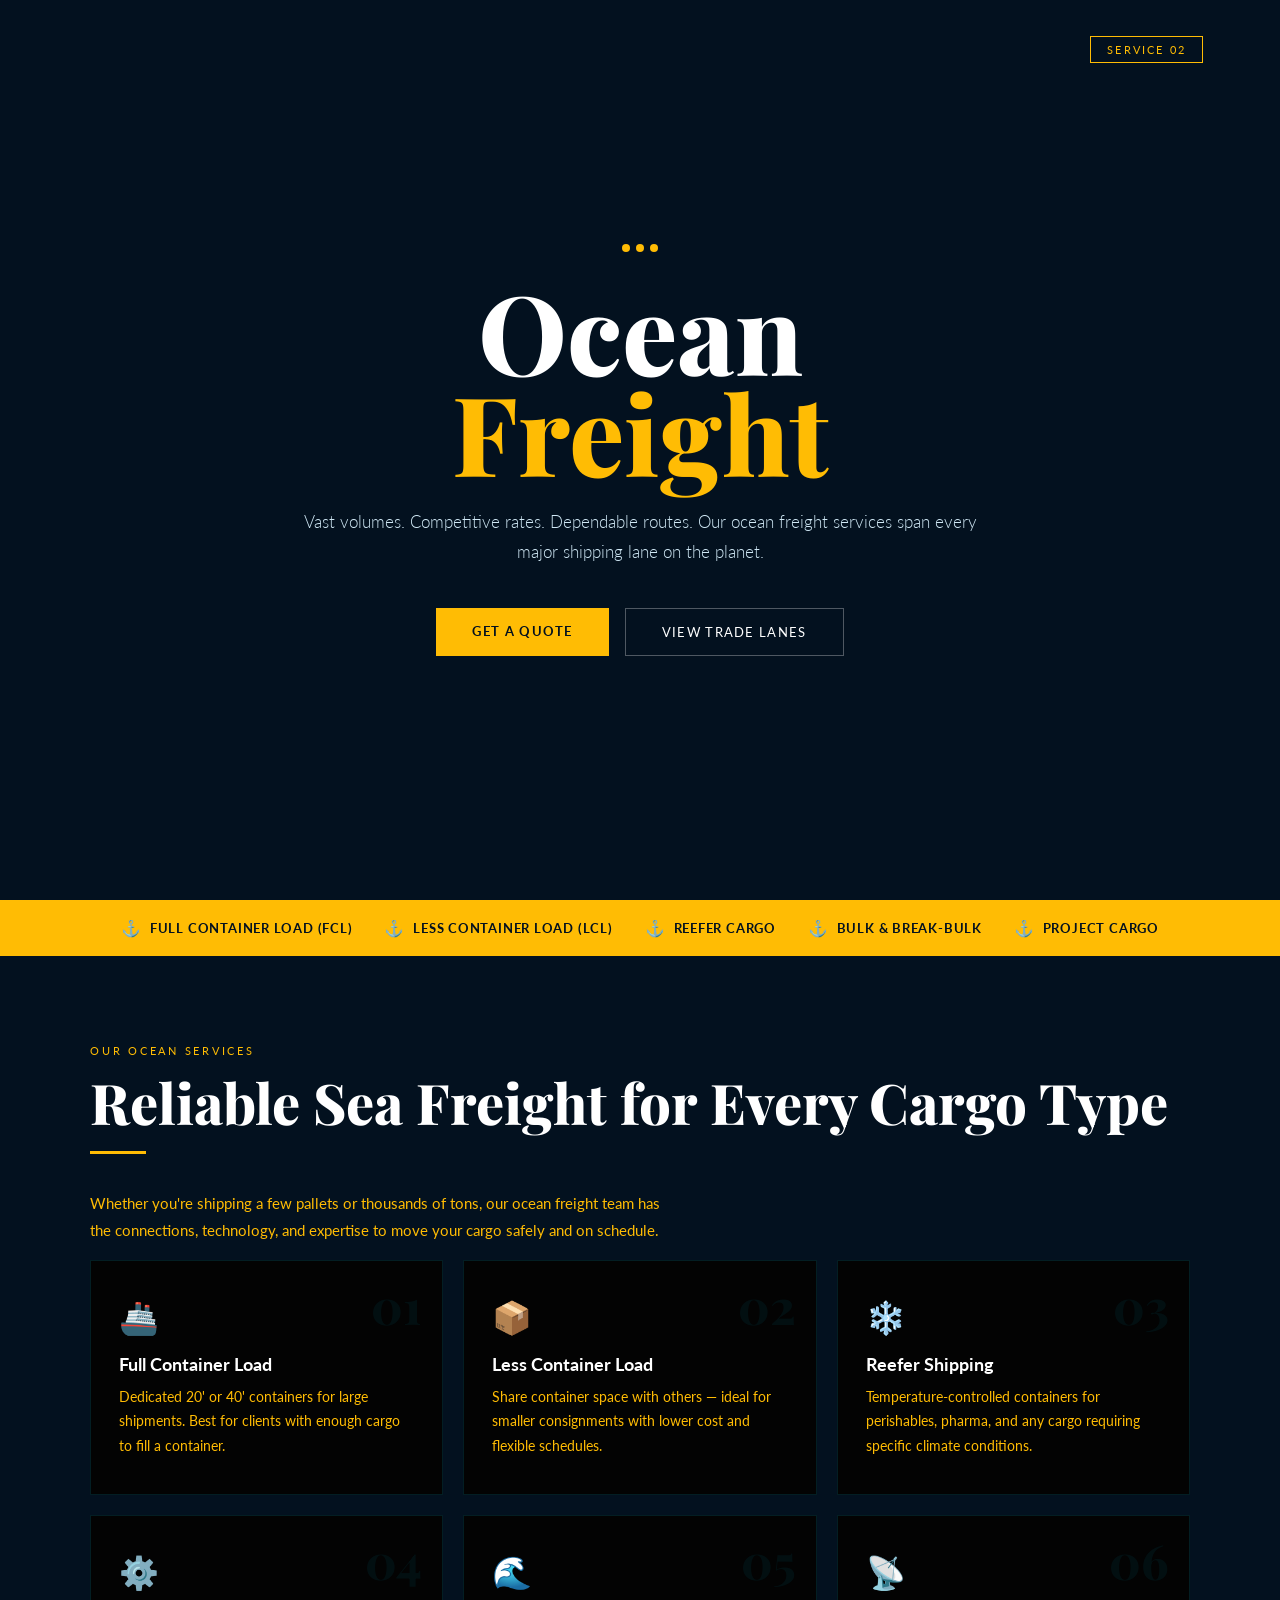
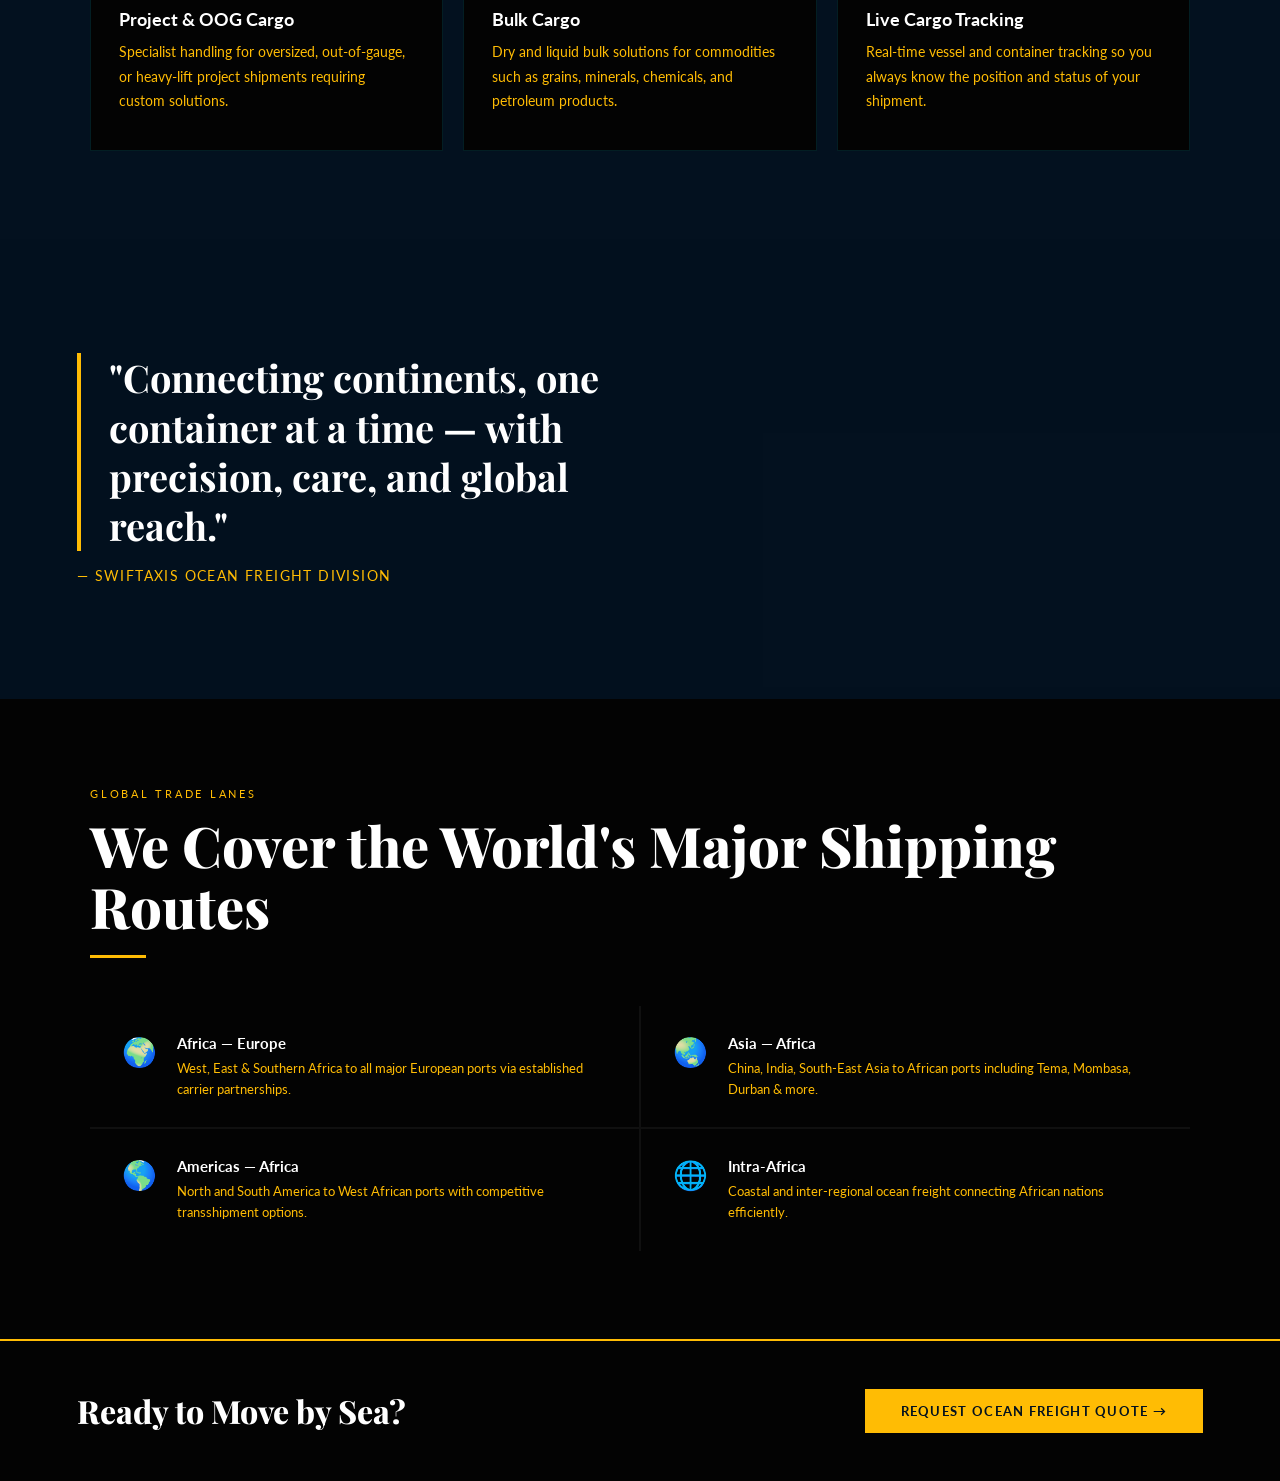
<file: Occean_frieght.html>
<!DOCTYPE html>
<html lang="en">
<head>
<meta charset="UTF-8"/>
<meta name="viewport" content="width=device-width, initial-scale=1.0"/>
<!-- ===== SEO START (added): description, icons, link-preview tags, domain. The page title is the title tag just below this block. ===== -->
<meta name="description" content="FCL, LCL, reefer and project cargo ocean freight on major lanes between Africa, Europe, Asia and the Americas. Get a free quote from SwiftAxis."/>
<meta name="robots" content="index, follow"/>
<meta name="theme-color" content="#000000"/>
<link rel="canonical" href="https://www.swiftaxisinternational.com/Occean_frieght.html"/>
<link rel="icon" type="image/png" sizes="32x32" href="favicon-32.png"/>
<link rel="icon" type="image/png" sizes="192x192" href="favicon-192.png"/>
<link rel="apple-touch-icon" href="apple-touch-icon.png"/>
<meta property="og:type" content="website"/>
<meta property="og:site_name" content="SwiftAxis International Limited"/>
<meta property="og:title" content="Ocean Freight FCL &amp; LCL | SwiftAxis International"/>
<meta property="og:description" content="FCL, LCL, reefer and project cargo ocean freight on major lanes between Africa, Europe, Asia and the Americas. Get a free quote from SwiftAxis."/>
<meta property="og:url" content="https://www.swiftaxisinternational.com/Occean_frieght.html"/>
<meta property="og:image" content="https://www.swiftaxisinternational.com/og-image.jpg"/>
<meta name="twitter:card" content="summary_large_image"/>
<meta name="twitter:title" content="Ocean Freight FCL &amp; LCL | SwiftAxis International"/>
<meta name="twitter:description" content="FCL, LCL, reefer and project cargo ocean freight on major lanes between Africa, Europe, Asia and the Americas. Get a free quote from SwiftAxis."/>
<meta name="twitter:image" content="https://www.swiftaxisinternational.com/og-image.jpg"/>
<!-- ===== SEO END ===== -->
<title>Ocean Freight FCL &amp; LCL | SwiftAxis International</title>
<link href="https://fonts.googleapis.com/css2?family=Playfair+Display:wght@700;800&family=Lato:wght@300;400;700&display=swap" rel="stylesheet"/>
<style>
*,*::before,*::after{box-sizing:border-box;margin:0;padding:0}
:root{
  --ocean:#03111f;
  --deep:#030303;
  --teal:#ffbc04;
  --gold:#ffd166;
  --muted:#ffbc04;
  --light:#d0e8f5;
}
body{font-family:'Lato',sans-serif;background:var(--ocean);color:#fff;overflow-x:hidden}

/* HERO */
.hero{
  position:relative;height:100vh;min-height:620px;
  display:grid;place-items:center;text-align:center;overflow:hidden;
}
.hero-bg{
  position:absolute;inset:0;
  background:url('https://images.unsplash.com/photo-1605745341112-85968b19335b?w=1600&auto=format&fit=crop') center/cover no-repeat;
}
.hero-bg::after{
  content:'';position:absolute;inset:0;
  background:linear-gradient(180deg,rgba(3,17,31,.6) 0%,rgba(3,17,31,.85) 100%);
}
.hero-badge{
  position:absolute;top:36px;right:6vw;z-index:2;
  border:1px solid var(--teal);color:var(--teal);
  font-size:11px;letter-spacing:.2em;text-transform:uppercase;padding:6px 16px;
}
.hero-content{position:relative;z-index:2;max-width:760px;padding:0 24px}
.wave-line{
  display:flex;justify-content:center;gap:6px;margin-bottom:28px;
}
.wave-line span{display:block;width:8px;height:8px;border-radius:50%;background:var(--teal);animation:wave 1.5s infinite}
.wave-line span:nth-child(2){animation-delay:.2s}
.wave-line span:nth-child(3){animation-delay:.4s}
@keyframes wave{0%,100%{transform:translateY(0)}50%{transform:translateY(-10px)}}
.hero-content h1{
  font-family:'Playfair Display',serif;
  font-size:clamp(52px,9vw,110px);font-weight:800;line-height:.92;
  color:#fff;animation:fadeUp .9s ease both;
}
.hero-content h1 .accent{color:var(--teal)}
.hero-content p{
  margin-top:24px;font-size:17px;color:var(--light);font-weight:300;line-height:1.8;
  animation:fadeUp .9s .15s ease both;
}
.hero-btns{
  margin-top:40px;display:flex;gap:16px;justify-content:center;flex-wrap:wrap;
  animation:fadeUp .9s .3s ease both;
}
.btn-primary{
  background:var(--teal);color:var(--ocean);font-weight:700;font-size:13px;
  letter-spacing:.1em;text-transform:uppercase;padding:15px 36px;
  text-decoration:none;transition:transform .2s,box-shadow .2s;
}
.btn-primary:hover{transform:translateY(-3px);box-shadow:0 12px 32px rgba(0,180,216,.3)}
.btn-outline{
  border:1px solid rgba(255,255,255,.3);color:#fff;font-size:13px;
  letter-spacing:.1em;text-transform:uppercase;padding:15px 36px;text-decoration:none;
  transition:border-color .2s,background .2s;
}
.btn-outline:hover{border-color:var(--teal);background:rgba(0,180,216,.08)}

/* RIBBON */
.ribbon{
  background:var(--teal);padding:18px 6vw;
  display:flex;gap:32px;flex-wrap:wrap;align-items:center;justify-content:center;
}
.ribbon-item{font-size:13px;color:var(--ocean);font-weight:700;letter-spacing:.06em;text-transform:uppercase;display:flex;align-items:center;gap:8px}
.ribbon-item::before{content:'⚓';font-size:16px}

/* SECTION */
.section{padding:88px 6vw}
.section-inner{max-width:1100px;margin:0 auto}
.tag{font-size:11px;letter-spacing:.25em;text-transform:uppercase;color:var(--teal);margin-bottom:14px}
.section h2{font-family:'Playfair Display',serif;font-size:clamp(34px,5vw,56px);font-weight:800;line-height:1.1}
.under{width:56px;height:3px;background:var(--teal);margin:18px 0 36px}

/* SERVICES */
.service-cards{display:grid;grid-template-columns:repeat(auto-fill,minmax(280px,1fr));gap:20px;margin-top:16px}
.scard{
  position:relative;overflow:hidden;border:1px solid rgba(0,180,216,.15);
  background:var(--deep);padding:36px 28px;transition:border-color .3s,transform .3s;
}
.scard:hover{border-color:var(--teal);transform:translateY(-4px)}
.scard-num{
  position:absolute;top:20px;right:20px;
  font-family:'Playfair Display',serif;font-size:48px;font-weight:800;
  color:rgba(0,180,216,.07);line-height:1;
}
.scard-icon{font-size:32px;margin-bottom:16px}
.scard h3{font-size:18px;font-weight:700;margin-bottom:10px}
.scard p{font-size:14px;color:var(--muted);line-height:1.75}

/* IMAGE BREAK */
.img-break{
  position:relative;height:460px;overflow:hidden;
  background:url('https://images.unsplash.com/photo-1578575437130-527eed3abbec?w=1600&auto=format&fit=crop') center/cover no-repeat;
}
.img-break-overlay{
  position:absolute;inset:0;background:rgba(3,17,31,.5);
  display:flex;align-items:center;padding:0 6vw;
}
.img-break-text{max-width:560px}
.img-break-text blockquote{
  font-family:'Playfair Display',serif;font-size:clamp(24px,3.5vw,38px);
  font-weight:700;line-height:1.3;color:#fff;border-left:4px solid var(--teal);padding-left:28px;
}
.img-break-text cite{display:block;margin-top:16px;font-size:14px;color:var(--teal);letter-spacing:.1em;text-transform:uppercase;font-style:normal}

/* LANES */
.lanes{display:grid;grid-template-columns:1fr 1fr;gap:2px;background:rgba(255,255,255,.05);margin-top:48px}
.lane{background:var(--deep);padding:28px 32px;display:flex;gap:20px;align-items:flex-start}
.lane-flag{font-size:28px;flex-shrink:0}
.lane h4{font-size:15px;font-weight:700;margin-bottom:6px}
.lane p{font-size:13px;color:var(--muted);line-height:1.6}

/* FOOTER */
.footer-strip{
  background:var(--deep);border-top:2px solid var(--teal);
  padding:48px 6vw;display:flex;align-items:center;justify-content:space-between;flex-wrap:wrap;gap:20px;
}
.footer-strip h3{font-family:'Playfair Display',serif;font-size:32px;font-weight:800}
.footer-strip a{
  background:var(--teal);color:var(--ocean);font-weight:700;font-size:13px;
  letter-spacing:.1em;text-transform:uppercase;padding:14px 36px;text-decoration:none;
  transition:box-shadow .2s,transform .2s;
}
.footer-strip a:hover{transform:translateY(-2px);box-shadow:0 10px 28px rgba(0,180,216,.3)}

@keyframes fadeUp{from{opacity:0;transform:translateY(28px)}to{opacity:1;transform:translateY(0)}}
@media(max-width:768px){.lanes{grid-template-columns:1fr}.hero-btns{flex-direction:column;align-items:center}}
</style>
<style>
/* ===== QUOTE POP-UP (shared) ===== */
#quote{position:fixed;inset:0;z-index:9990;display:flex;align-items:flex-start;justify-content:center;padding:5vh 16px;overflow-y:auto;background:rgba(0,0,0,.78);-webkit-backdrop-filter:blur(6px);backdrop-filter:blur(6px);opacity:0;visibility:hidden;transition:opacity .3s,visibility .3s;font-family:inherit;color:#fff;cursor:auto}
#quote.open{opacity:1;visibility:visible}
#quote .qform{width:100%;max-width:760px;margin:auto;background:linear-gradient(160deg,#0a0a0a 0%,#1c1917 100%);border:1px solid rgba(255,188,4,.35);border-radius:20px;padding:44px;position:relative;box-shadow:0 30px 90px rgba(0,0,0,.6);transform:translateY(30px) scale(.97);transition:transform .35s cubic-bezier(.2,.8,.2,1)}
#quote.open .qform{transform:none}
#quote .q-close{position:absolute;top:14px;right:16px;width:38px;height:38px;border-radius:50%;border:1px solid rgba(255,255,255,.2);background:rgba(255,255,255,.06);color:#fff;font-size:22px;line-height:1;cursor:pointer;transition:background .2s,color .2s,transform .2s}
#quote .q-close:hover{background:#ffbc04;color:#111;transform:rotate(90deg)}
#quote .q-head{text-align:center;margin-bottom:30px}
#quote .q-label{font-size:11px;letter-spacing:.25em;text-transform:uppercase;color:#ffbc04;margin-bottom:10px}
#quote .q-title{font-size:clamp(26px,4vw,40px);font-weight:700;line-height:1.1;color:#fff}
#quote .q-sub{margin:12px auto 0;max-width:460px;color:rgba(255,255,255,.65);font-size:14px;line-height:1.7}
#quote .qgrid{display:grid;grid-template-columns:1fr 1fr;gap:18px}
#quote .qgroup{display:flex;flex-direction:column;gap:8px}
#quote .qgroup.full{grid-column:1/-1}
#quote .qgroup label{font-size:13px;font-weight:700;color:rgba(255,255,255,.75);letter-spacing:.04em}
#quote .qgroup input,#quote .qgroup select,#quote .qgroup textarea{background:rgba(255,255,255,.08);border:1px solid rgba(255,255,255,.18);border-radius:10px;padding:13px 15px;color:#fff;font-family:inherit;font-size:15px;outline:none;transition:border-color .25s,background .25s;width:100%;cursor:text}
#quote .qgroup select{cursor:pointer}
#quote .qgroup input::placeholder,#quote .qgroup textarea::placeholder{color:rgba(255,255,255,.35)}
#quote .qgroup input:focus,#quote .qgroup select:focus,#quote .qgroup textarea:focus{border-color:#ffbc04;background:rgba(255,255,255,.12)}
#quote .qgroup select option{background:#111;color:#fff}
#quote .qgroup textarea{resize:vertical;min-height:100px}
#quote .qsubmit{margin-top:26px;text-align:center}
#quote .btn-accent{background:#ffbc04;color:#111;padding:15px 42px;border:none;border-radius:50px;font-family:inherit;font-size:15px;font-weight:800;letter-spacing:.04em;cursor:pointer;box-shadow:0 8px 28px rgba(255,188,4,.35);transition:transform .25s,box-shadow .25s;display:inline-flex;align-items:center;gap:10px}
#quote .btn-accent:hover{transform:translateY(-3px);box-shadow:0 14px 40px rgba(255,188,4,.5)}
#quote .btn-accent:disabled{opacity:.6;cursor:wait;transform:none}
body.q-lock{overflow:hidden}
#sq-toast{position:fixed;bottom:28px;right:28px;z-index:9995;background:#ffbc04;color:#111;padding:14px 24px;border-radius:14px;font-weight:700;font-size:14px;box-shadow:0 10px 30px rgba(0,0,0,.4);transform:translateY(120px);opacity:0;transition:all .35s;max-width:calc(100vw - 56px)}
#sq-toast.show{transform:translateY(0);opacity:1}
#sq-toast.err{background:#d92d20;color:#fff}
@media(max-width:700px){#quote .qgrid{grid-template-columns:1fr}#quote .qform{padding:34px 20px 26px}#quote{padding:3vh 10px}}
</style>

</head>
<body>

<div class="hero">
  <div class="hero-bg"></div>
  <div class="hero-badge">Service 02</div>
  <div class="hero-content">
    <div class="wave-line"><span></span><span></span><span></span></div>
    <h1>Ocean <span class="accent">Freight</span></h1>
    <p>Vast volumes. Competitive rates. Dependable routes. Our ocean freight services span every major shipping lane on the planet.</p>
    <div class="hero-btns">
      <a href="#quote" class="btn-primary">Get a Quote</a>
      <a href="#" class="btn-outline">View Trade Lanes</a>
    </div>
  </div>
</div>

<div class="ribbon">
  <div class="ribbon-item">Full Container Load (FCL)</div>
  <div class="ribbon-item">Less Container Load (LCL)</div>
  <div class="ribbon-item">Reefer Cargo</div>
  <div class="ribbon-item">Bulk & Break-Bulk</div>
  <div class="ribbon-item">Project Cargo</div>
</div>

<div class="section" style="background:var(--ocean)">
  <div class="section-inner">
    <div class="tag">Our Ocean Services</div>
    <h2>Reliable Sea Freight for Every Cargo Type</h2>
    <div class="under"></div>
    <p style="color:var(--muted);max-width:580px;font-size:15px;line-height:1.8">Whether you're shipping a few pallets or thousands of tons, our ocean freight team has the connections, technology, and expertise to move your cargo safely and on schedule.</p>

    <div class="service-cards">
      <div class="scard">
        <div class="scard-num">01</div>
        <div class="scard-icon">🚢</div>
        <h3>Full Container Load</h3>
        <p>Dedicated 20' or 40' containers for large shipments. Best for clients with enough cargo to fill a container.</p>
      </div>
      <div class="scard">
        <div class="scard-num">02</div>
        <div class="scard-icon">📦</div>
        <h3>Less Container Load</h3>
        <p>Share container space with others — ideal for smaller consignments with lower cost and flexible schedules.</p>
      </div>
      <div class="scard">
        <div class="scard-num">03</div>
        <div class="scard-icon">❄️</div>
        <h3>Reefer Shipping</h3>
        <p>Temperature-controlled containers for perishables, pharma, and any cargo requiring specific climate conditions.</p>
      </div>
      <div class="scard">
        <div class="scard-num">04</div>
        <div class="scard-icon">⚙️</div>
        <h3>Project & OOG Cargo</h3>
        <p>Specialist handling for oversized, out-of-gauge, or heavy-lift project shipments requiring custom solutions.</p>
      </div>
      <div class="scard">
        <div class="scard-num">05</div>
        <div class="scard-icon">🌊</div>
        <h3>Bulk Cargo</h3>
        <p>Dry and liquid bulk solutions for commodities such as grains, minerals, chemicals, and petroleum products.</p>
      </div>
      <div class="scard">
        <div class="scard-num">06</div>
        <div class="scard-icon">📡</div>
        <h3>Live Cargo Tracking</h3>
        <p>Real-time vessel and container tracking so you always know the position and status of your shipment.</p>
      </div>
    </div>
  </div>
</div>

<div class="img-break">
  <div class="img-break-overlay">
    <div class="img-break-text">
      <blockquote>"Connecting continents, one container at a time — with precision, care, and global reach."</blockquote>
      <cite>— SwiftAxis Ocean Freight Division</cite>
    </div>
  </div>
</div>

<div class="section" style="background:var(--deep)">
  <div class="section-inner">
    <div class="tag">Global Trade Lanes</div>
    <h2>We Cover the World's Major Shipping Routes</h2>
    <div class="under"></div>
    <div class="lanes">
      <div class="lane"><div class="lane-flag">🌍</div><div><h4>Africa — Europe</h4><p>West, East & Southern Africa to all major European ports via established carrier partnerships.</p></div></div>
      <div class="lane"><div class="lane-flag">🌏</div><div><h4>Asia — Africa</h4><p>China, India, South-East Asia to African ports including Tema, Mombasa, Durban & more.</p></div></div>
      <div class="lane"><div class="lane-flag">🌎</div><div><h4>Americas — Africa</h4><p>North and South America to West African ports with competitive transshipment options.</p></div></div>
      <div class="lane"><div class="lane-flag">🌐</div><div><h4>Intra-Africa</h4><p>Coastal and inter-regional ocean freight connecting African nations efficiently.</p></div></div>
    </div>
  </div>
</div>

<!-- QUOTE POP-UP -->
<div id="quote" role="dialog" aria-modal="true" aria-labelledby="q_title" aria-hidden="true">
  <div class="qform">
    <button type="button" class="q-close" id="q_close" aria-label="Close quote form">&times;</button>
    <div class="q-head">
    <div class="q-label">Get Started</div>
    <h2 class="q-title" id="q_title">Request a Free Quote</h2>
    <p class="q-sub">Tell us about your shipment and we'll respond with the best rates within 2 hours.</p>
  </div>
    <div class="qgrid">
      <div class="qgroup"><label for="q_name">Full Name *</label><input id="q_name" type="text" placeholder="John Mensah"/></div>
      <div class="qgroup"><label for="q_email">Email Address *</label><input id="q_email" type="email" placeholder="john@company.com"/></div>
      <div class="qgroup"><label for="q_company">Company</label><input id="q_company" type="text" placeholder="Acme Ltd."/></div>
      <div class="qgroup"><label for="q_phone">Phone</label><input id="q_phone" type="tel" placeholder="+233 20 000 0000"/></div>
      <div class="qgroup"><label for="q_origin">Origin Country *</label><input id="q_origin" type="text" placeholder="Ghana"/></div>
      <div class="qgroup"><label for="q_dest">Destination *</label><input id="q_dest" type="text" placeholder="United Kingdom"/></div>
      <div class="qgroup"><label for="q_weight">Cargo Weight (kg)</label><input id="q_weight" type="number" placeholder="500"/></div>
      <div class="qgroup"><label for="q_service">Service Type *</label>
        <select id="q_service">
          <option value="">Select service...</option>
          <option>Air Freight</option><option selected>Ocean Freight (FCL)</option><option>Ocean Freight (LCL)</option><option>Road Freight</option><option>Warehousing</option><option>Customs Brokerage</option><option>Supply Chain Management</option>
        </select>
      </div>
      <div class="qgroup full"><label for="q_desc">Cargo Description</label><textarea id="q_desc" placeholder="Type, quantity, dimensions, special handling..."></textarea></div>
    </div>
    <div class="qsubmit"><button type="button" id="q_btn" class="btn-accent" onclick="submitQuote()">🚀 Send Quote Request</button></div>
  </div>
</div>
<div id="sq-toast"><span id="sq-icon">✅</span> <span id="sq-msg">Done!</span></div>

<div class="footer-strip">
  <h3>Ready to Move by Sea?</h3>
  <a href="#quote">Request Ocean Freight Quote →</a>
</div>


<script>

/* QUOTE POP-UP */
(function(){
  var modal=document.getElementById('quote'),last=null;
  function openQuote(e){
    if(e)e.preventDefault();
    last=document.activeElement;
    modal.classList.add('open');document.body.classList.add('q-lock');
    modal.setAttribute('aria-hidden','false');
    setTimeout(function(){var f=document.getElementById('q_name');if(f)f.focus({preventScroll:true});},250);
  }
  window.closeQuote=function(){
    modal.classList.remove('open');document.body.classList.remove('q-lock');
    modal.setAttribute('aria-hidden','true');
    if(history.replaceState&&location.hash==='#quote')history.replaceState(null,'',location.pathname+location.search);
    if(last&&last.focus)last.focus({preventScroll:true});
  };
  document.querySelectorAll('a[href="#quote"]').forEach(function(a){a.addEventListener('click',openQuote);});
  modal.addEventListener('click',function(e){if(e.target===modal)closeQuote();});
  document.getElementById('q_close').addEventListener('click',closeQuote);
  document.addEventListener('keydown',function(e){if(e.key==='Escape'&&modal.classList.contains('open'))closeQuote();});
  if(location.hash==='#quote')openQuote();
})();

/* QUOTE FORM */
function sqToast(msg,err){
  var t=document.getElementById('sq-toast');
  document.getElementById('sq-msg').textContent=msg;
  document.getElementById('sq-icon').textContent=err?'❌':'✅';
  t.className='show'+(err?' err':'');
  clearTimeout(window._sqT);
  window._sqT=setTimeout(function(){t.className='';},4000);
}
async function submitQuote(){
  var g=function(id){return document.getElementById(id).value.trim();};
  var n=g('q_name'),em=g('q_email'),or=g('q_origin'),de=g('q_dest'),sv=document.getElementById('q_service').value;
  if(!n||!em||!or||!de||!sv){sqToast('Please fill all required fields.',true);return;}
  var btn=document.getElementById('q_btn');btn.disabled=true;
  var formData={
    access_key:'0f477e34-0ffd-475d-b72f-5ee746cd2c58',
    subject:'New Quote Request – SwiftAxis ('+sv+')',
    name:n,email:em,company:g('q_company'),phone:g('q_phone'),
    origin:or,destination:de,weight:g('q_weight'),service:sv,description:g('q_desc')
  };
  try{
    var res=await fetch('https://api.web3forms.com/submit',{method:'POST',headers:{'Content-Type':'application/json',Accept:'application/json'},body:JSON.stringify(formData)});
    var data=await res.json();
    if(data.success){
      ['q_name','q_email','q_company','q_phone','q_origin','q_dest','q_weight','q_desc'].forEach(function(id){document.getElementById(id).value='';});
      sqToast("Quote sent! We'll reply within 2 hours.");setTimeout(function(){if(window.closeQuote)closeQuote();},1500);
    }else{sqToast('Something went wrong. Please try again.',true);}
  }catch(err){sqToast('Network error. Please check your connection.',true);}
  btn.disabled=false;
}
</script>

</body>
</html>
</file>
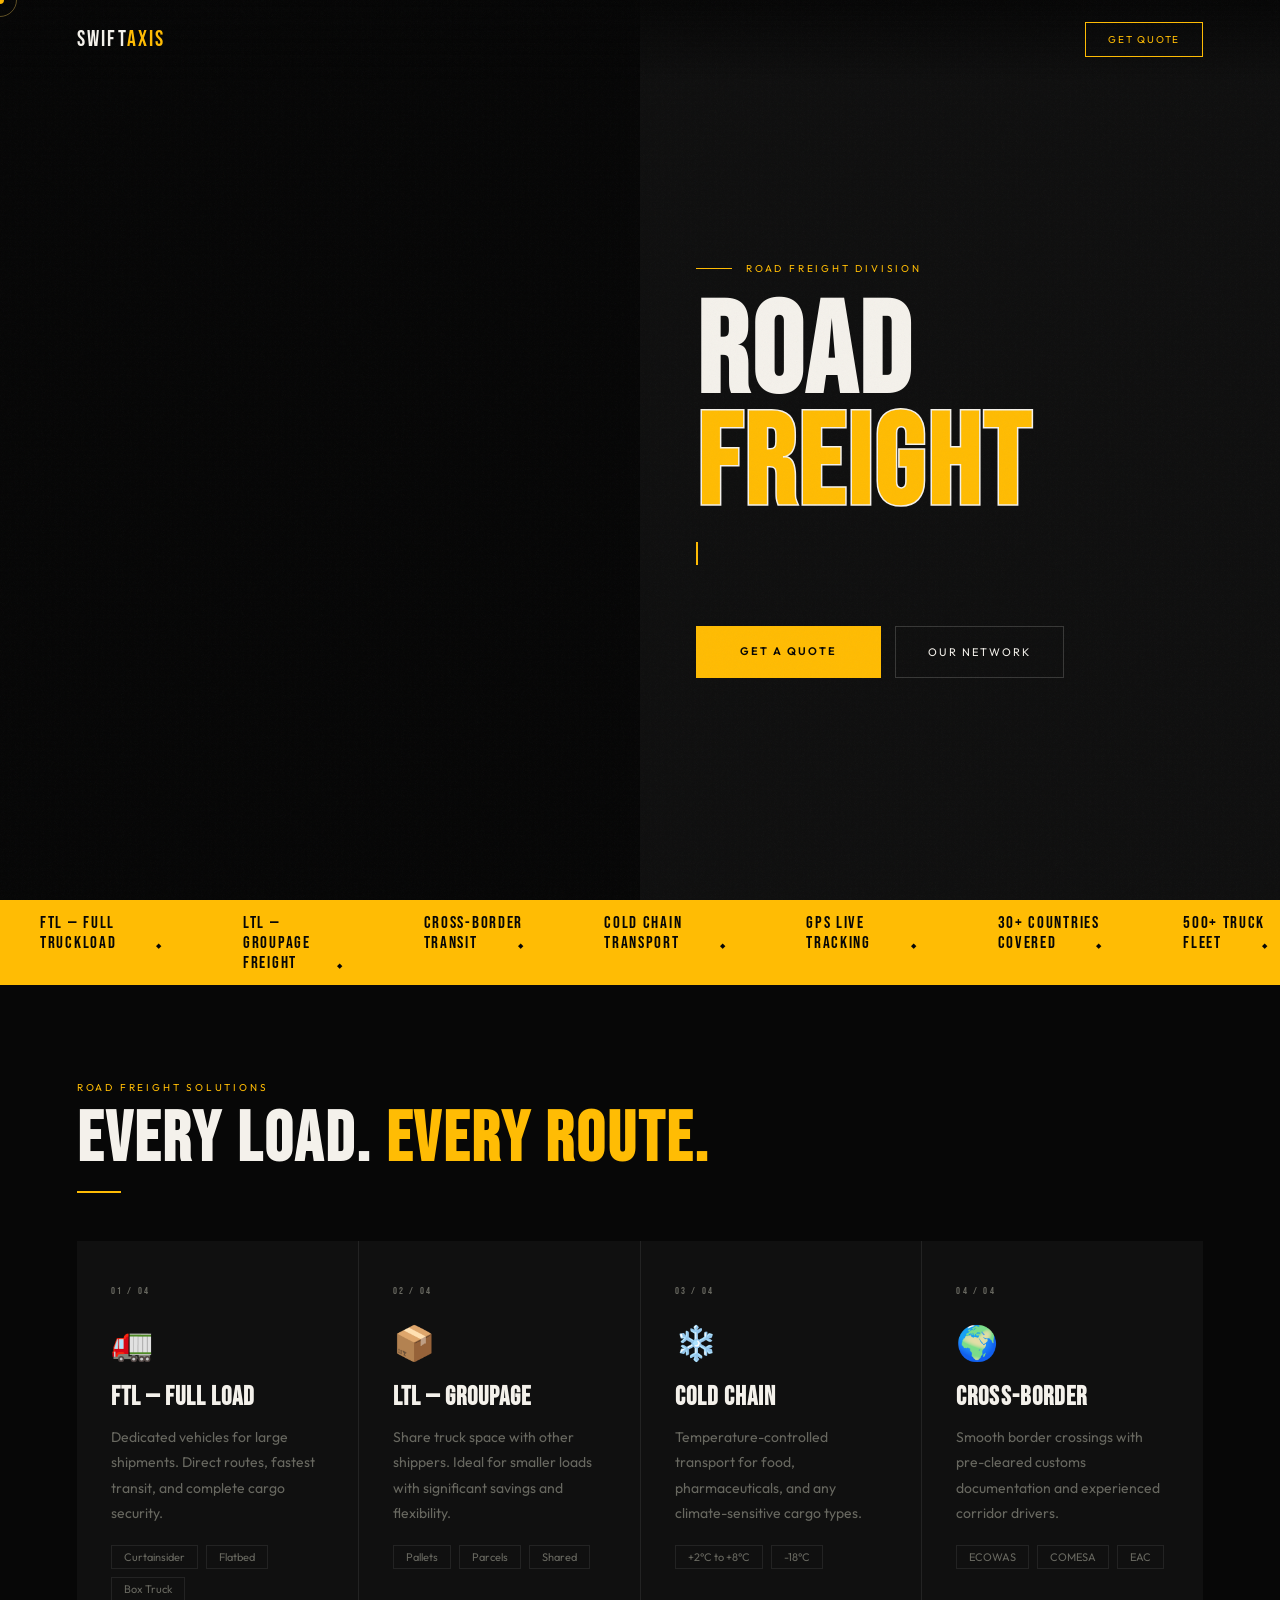
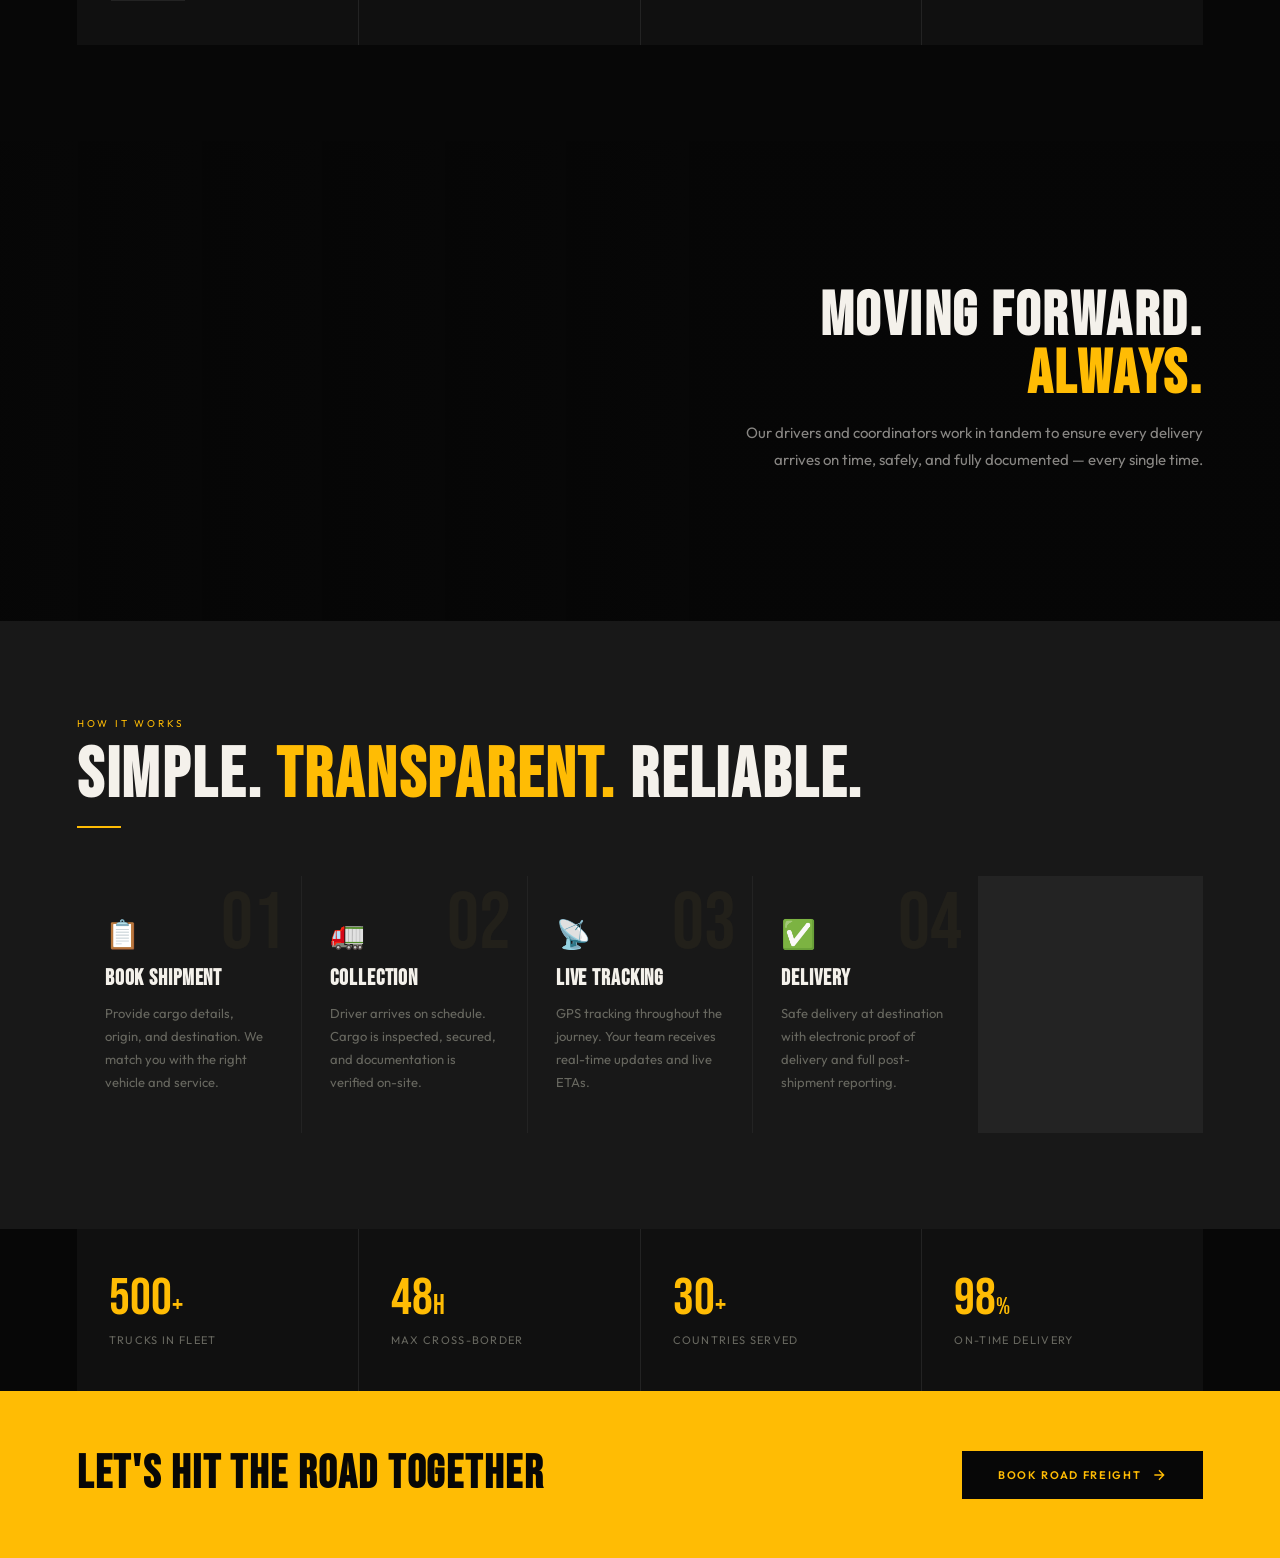
<file: Road_freight.html>
<!DOCTYPE html>
<html lang="en">
<head>
<meta charset="UTF-8"/><meta name="viewport" content="width=device-width, initial-scale=1.0"/>
<!-- ===== SEO START (added): description, icons, link-preview tags, domain. The page title is the title tag just below this block. ===== -->
<meta name="description" content="Reliable road freight services from Accra, Ghana. Request a free quote from SwiftAxis International Limited."/>
<meta name="robots" content="index, follow"/>
<meta name="theme-color" content="#000000"/>
<link rel="canonical" href="https://www.swiftaxisinternational.com/Road_freight.html"/>
<link rel="icon" type="image/png" sizes="32x32" href="favicon-32.png"/>
<link rel="icon" type="image/png" sizes="192x192" href="favicon-192.png"/>
<link rel="apple-touch-icon" href="apple-touch-icon.png"/>
<meta property="og:type" content="website"/>
<meta property="og:site_name" content="SwiftAxis International Limited"/>
<meta property="og:title" content="Road Freight Services | SwiftAxis International"/>
<meta property="og:description" content="Reliable road freight services from Accra, Ghana. Request a free quote from SwiftAxis International Limited."/>
<meta property="og:url" content="https://www.swiftaxisinternational.com/Road_freight.html"/>
<meta property="og:image" content="https://www.swiftaxisinternational.com/og-image.jpg"/>
<meta name="twitter:card" content="summary_large_image"/>
<meta name="twitter:title" content="Road Freight Services | SwiftAxis International"/>
<meta name="twitter:description" content="Reliable road freight services from Accra, Ghana. Request a free quote from SwiftAxis International Limited."/>
<meta name="twitter:image" content="https://www.swiftaxisinternational.com/og-image.jpg"/>
<!-- ===== SEO END ===== -->
<title>Road Freight Services | SwiftAxis International</title>
<link href="https://fonts.googleapis.com/css2?family=Bebas+Neue&family=Cormorant+Garamond:ital,wght@1,400;1,600&family=Outfit:wght@300;400;500&display=swap" rel="stylesheet"/>
<style>
*,*::before,*::after{box-sizing:border-box;margin:0;padding:0}
:root{--black:#070707;--dark:#101010;--panel:#181818;--border:#232323;--gold:#ffbc04;--gold2:#ffbc04;--white:#f4f1eb;--muted:#686860}
html{scroll-behavior:smooth}
body{font-family:'Outfit',sans-serif;background:var(--black);color:var(--white);overflow-x:hidden;cursor:none}
#cur{position:fixed;width:8px;height:8px;background:var(--gold);border-radius:50%;pointer-events:none;z-index:9999;transform:translate(-50%,-50%);mix-blend-mode:difference}
#cur-r{position:fixed;width:34px;height:34px;border:1px solid rgba(201,168,76,.45);border-radius:50%;pointer-events:none;z-index:9998;transform:translate(-50%,-50%);transition:all .15s ease}
body::after{content:'';position:fixed;inset:0;background-image:url("data:image/svg+xml,%3Csvg xmlns='http://www.w3.org/2000/svg'%3E%3Cfilter id='n'%3E%3CfeTurbulence baseFrequency='.85' numOctaves='4'/%3E%3C/filter%3E%3Crect width='100%25' height='100%25' filter='url(%23n)' opacity='.03'/%3E%3C/svg%3E");pointer-events:none;z-index:9990}
/* NAV */
.nav{position:fixed;top:0;left:0;right:0;z-index:500;display:flex;align-items:center;justify-content:space-between;padding:22px 6vw;background:linear-gradient(to bottom,rgba(7,7,7,.95),transparent)}
.nl{font-family:'Bebas Neue',sans-serif;font-size:22px;letter-spacing:.1em}.nl span{color:var(--gold)}
.nt{font-size:10px;letter-spacing:.22em;text-transform:uppercase;color:var(--muted)}
.nb{font-size:10px;letter-spacing:.18em;text-transform:uppercase;border:1px solid var(--gold);color:var(--gold);padding:10px 22px;text-decoration:none;transition:background .3s,color .3s}.nb:hover{background:var(--gold);color:var(--black)}
/* HERO — SPLIT LAYOUT */
.hero{display:grid;grid-template-columns:1fr 1fr;min-height:100vh;position:relative}
.curtain{position:absolute;inset:0;background:var(--black);z-index:20;animation:sw 1.1s cubic-bezier(.77,0,.175,1) .2s forwards}
@keyframes sw{to{transform:translateX(101%)}}
.hero-img{background:url('https://images.unsplash.com/photo-1601584115197-04ecc0da31d7?w=900&auto=format&fit=crop') center/cover no-repeat;position:relative;overflow:hidden}
.hero-img-inner{position:absolute;inset:0;background:url('https://images.unsplash.com/photo-1601584115197-04ecc0da31d7?w=900&auto=format&fit=crop') center/cover no-repeat;transform:scale(1.1);will-change:transform}
.hero-img-inner::after{content:'';position:absolute;inset:0;background:rgba(7,7,7,.3)}
.hero-txt{background:var(--dark);display:flex;flex-direction:column;justify-content:center;padding:120px 56px 80px}
.h-eyebrow{font-size:10px;letter-spacing:.28em;text-transform:uppercase;color:var(--gold);margin-bottom:24px;opacity:0;animation:up .7s 1.3s ease forwards;display:flex;align-items:center;gap:14px}
.h-eyebrow::before{content:'';width:36px;height:1px;background:var(--gold)}
h1.big{font-family:'Bebas Neue',sans-serif;font-size:clamp(72px,10vw,130px);line-height:.87;letter-spacing:.02em;opacity:0;animation:up .9s 1.5s ease forwards}
h1.big .out{-webkit-text-stroke:1.5px var(--white);color:transparent}
h1.big .gd{color:var(--gold)}
.tw-wrap{margin-top:20px;min-height:44px;opacity:0;animation:up .7s 1.8s ease forwards}
.tw{font-family:'Cormorant Garamond',serif;font-size:19px;font-style:italic;color:rgba(244,241,235,.5);border-right:2px solid var(--gold)}
.hero-btns{margin-top:40px;display:flex;gap:14px;flex-wrap:wrap;opacity:0;animation:up .7s 2s ease forwards}
.btn-g{position:relative;background:var(--gold);color:var(--black);font-size:11px;font-weight:600;letter-spacing:.18em;text-transform:uppercase;padding:18px 44px;text-decoration:none;overflow:hidden;transition:color .4s}
.btn-g::before{content:'';position:absolute;inset:0;background:var(--black);transform:translateX(-101%);transition:transform .45s cubic-bezier(.77,0,.175,1)}
.btn-g:hover{color:var(--gold)}.btn-g:hover::before{transform:translateX(0)}
.btn-g span{position:relative;z-index:1}
.btn-o{font-size:11px;letter-spacing:.18em;text-transform:uppercase;border:1px solid rgba(244,241,235,.18);color:var(--white);padding:18px 32px;text-decoration:none;transition:border-color .3s,color .3s}.btn-o:hover{border-color:var(--gold);color:var(--gold)}
/* TICKER */
.ticker{background:var(--gold);overflow:hidden;padding:12px 0;position:relative;z-index:5}
.ti{display:inline-flex;animation:tick 22s linear infinite}
.ti-item{font-family:'Bebas Neue',sans-serif;font-size:17px;letter-spacing:.1em;color:var(--black);padding:0 40px}
.ti-item::after{content:'◆';font-size:7px;margin-left:40px}
@keyframes tick{from{transform:translateX(0)}to{transform:translateX(-50%)}}
/* SECTIONS */
.sec{padding:96px 6vw}
.si{max-width:1140px;margin:0 auto}
.stag{font-size:10px;letter-spacing:.28em;text-transform:uppercase;color:var(--gold);margin-bottom:14px}
.sh2{font-family:'Bebas Neue',sans-serif;font-size:clamp(44px,5.5vw,72px);letter-spacing:.04em;line-height:.92}
.gr{width:44px;height:2px;background:var(--gold);margin:18px 0 48px}
/* REVEAL */
.rv{opacity:0;transform:translateY(34px);transition:opacity .85s ease,transform .85s ease}
.rvl{opacity:0;transform:translateX(-34px);transition:opacity .85s ease,transform .85s ease}
.rvr{opacity:0;transform:translateX(34px);transition:opacity .85s ease,transform .85s ease}
.rv.on,.rvl.on,.rvr.on{opacity:1;transform:translate(0)}
/* ROUTE CARDS */
.rg{display:grid;grid-template-columns:repeat(auto-fill,minmax(280px,1fr));gap:1px;background:var(--border)}
.rc{background:var(--dark);padding:44px 34px;position:relative;overflow:hidden;transition:background .4s}
.rc:hover{background:#1a1a1a}
.rc::before{content:'';position:absolute;top:0;left:0;right:0;height:2px;background:linear-gradient(90deg,var(--gold),var(--gold2));transform:scaleX(0);transform-origin:left;transition:transform .55s cubic-bezier(.77,0,.175,1)}
.rc:hover::before{transform:scaleX(1)}
.rc-n{font-size:10px;letter-spacing:.22em;color:var(--muted);margin-bottom:24px;font-family:'Bebas Neue',sans-serif}
.rc-ico{font-size:34px;margin-bottom:18px;display:block}
.rc h3{font-family:'Bebas Neue',sans-serif;font-size:26px;letter-spacing:.04em;margin-bottom:12px}
.rc p{font-size:14px;color:var(--muted);line-height:1.82}
.tags{display:flex;flex-wrap:wrap;gap:8px;margin-top:18px}
.tag-pill{font-size:11px;border:1px solid var(--border);color:var(--muted);padding:4px 12px;transition:border-color .3s,color .3s}
.rc:hover .tag-pill{border-color:rgba(201,168,76,.3);color:rgba(201,168,76,.7)}
/* PROCESS STEPS */
.proc{display:grid;grid-template-columns:repeat(auto-fill,minmax(220px,1fr));gap:1px;background:var(--border);margin-top:16px}
.ps{background:var(--panel);padding:40px 28px;position:relative;overflow:hidden}
.ps-n{font-family:'Bebas Neue',sans-serif;font-size:80px;color:rgba(201,168,76,.06);position:absolute;top:8px;right:16px;line-height:1}
.ps-ico{font-size:28px;margin-bottom:14px;display:block;position:relative;z-index:1}
.ps h4{font-family:'Bebas Neue',sans-serif;font-size:22px;letter-spacing:.04em;margin-bottom:10px;position:relative;z-index:1}
.ps p{font-size:13px;color:var(--muted);line-height:1.75;position:relative;z-index:1}
/* IMAGE FEATURE */
.img-feat{position:relative;height:480px;overflow:hidden}
.img-feat-bg{position:absolute;inset:0;background:url('https://images.unsplash.com/photo-1519003722824-194d4455a60c?w=1600&auto=format&fit=crop') center/cover no-repeat;transform:scale(1.05);will-change:transform}
.img-feat-ov{position:absolute;inset:0;background:linear-gradient(to right,rgba(7,7,7,.05) 0%,rgba(7,7,7,.88) 55%)}
.img-feat-txt{position:absolute;inset:0;display:flex;align-items:center;justify-content:flex-end;padding:0 6vw}
.ift{max-width:480px;text-align:right}
.ift h3{font-family:'Bebas Neue',sans-serif;font-size:clamp(40px,5vw,62px);letter-spacing:.04em;line-height:.94}
.ift h3 span{color:var(--gold)}
.ift p{font-size:15px;color:rgba(244,241,235,.55);line-height:1.78;margin-top:16px}
/* STATS */
.srow{display:grid;grid-template-columns:repeat(4,1fr);gap:1px;background:var(--border)}
.sst{background:var(--dark);padding:44px 32px}
.sn{font-family:'Bebas Neue',sans-serif;font-size:52px;color:var(--gold);line-height:1}
.sl{font-size:11px;letter-spacing:.12em;text-transform:uppercase;color:var(--muted);margin-top:8px}
/* FOOTER */
.foot{background:var(--gold);padding:56px 6vw;display:flex;align-items:center;justify-content:space-between;flex-wrap:wrap;gap:24px}
.foot h3{font-family:'Bebas Neue',sans-serif;font-size:clamp(28px,4vw,46px);letter-spacing:.04em;color:var(--black)}
.foot a{background:var(--black);color:var(--gold);font-size:11px;font-weight:600;letter-spacing:.15em;text-transform:uppercase;padding:16px 36px;text-decoration:none;display:flex;align-items:center;gap:10px;transition:transform .3s}.foot a:hover{transform:translateY(-3px)}
.foot a svg{width:16px;height:16px;stroke:currentColor;fill:none;stroke-width:2}
@keyframes up{from{opacity:0;transform:translateY(22px)}to{opacity:1;transform:translateY(0)}}
@media(max-width:768px){
  .hero{grid-template-columns:1fr;min-height:auto}
  .hero-img{display:block;height:300px;position:relative}
  .hero-img-inner{transform:scale(1.05)}
  .hero-txt{padding:60px 24px}
  .srow{grid-template-columns:repeat(2,1fr)}
}
</style>
<style>
/* ===== QUOTE POP-UP (shared) ===== */
#quote{position:fixed;inset:0;z-index:9990;display:flex;align-items:flex-start;justify-content:center;padding:5vh 16px;overflow-y:auto;background:rgba(0,0,0,.78);-webkit-backdrop-filter:blur(6px);backdrop-filter:blur(6px);opacity:0;visibility:hidden;transition:opacity .3s,visibility .3s;font-family:inherit;color:#fff;cursor:auto}
#quote.open{opacity:1;visibility:visible}
#quote .qform{width:100%;max-width:760px;margin:auto;background:linear-gradient(160deg,#0a0a0a 0%,#1c1917 100%);border:1px solid rgba(255,188,4,.35);border-radius:20px;padding:44px;position:relative;box-shadow:0 30px 90px rgba(0,0,0,.6);transform:translateY(30px) scale(.97);transition:transform .35s cubic-bezier(.2,.8,.2,1)}
#quote.open .qform{transform:none}
#quote .q-close{position:absolute;top:14px;right:16px;width:38px;height:38px;border-radius:50%;border:1px solid rgba(255,255,255,.2);background:rgba(255,255,255,.06);color:#fff;font-size:22px;line-height:1;cursor:pointer;transition:background .2s,color .2s,transform .2s}
#quote .q-close:hover{background:#ffbc04;color:#111;transform:rotate(90deg)}
#quote .q-head{text-align:center;margin-bottom:30px}
#quote .q-label{font-size:11px;letter-spacing:.25em;text-transform:uppercase;color:#ffbc04;margin-bottom:10px}
#quote .q-title{font-size:clamp(26px,4vw,40px);font-weight:700;line-height:1.1;color:#fff}
#quote .q-sub{margin:12px auto 0;max-width:460px;color:rgba(255,255,255,.65);font-size:14px;line-height:1.7}
#quote .qgrid{display:grid;grid-template-columns:1fr 1fr;gap:18px}
#quote .qgroup{display:flex;flex-direction:column;gap:8px}
#quote .qgroup.full{grid-column:1/-1}
#quote .qgroup label{font-size:13px;font-weight:700;color:rgba(255,255,255,.75);letter-spacing:.04em}
#quote .qgroup input,#quote .qgroup select,#quote .qgroup textarea{background:rgba(255,255,255,.08);border:1px solid rgba(255,255,255,.18);border-radius:10px;padding:13px 15px;color:#fff;font-family:inherit;font-size:15px;outline:none;transition:border-color .25s,background .25s;width:100%;cursor:text}
#quote .qgroup select{cursor:pointer}
#quote .qgroup input::placeholder,#quote .qgroup textarea::placeholder{color:rgba(255,255,255,.35)}
#quote .qgroup input:focus,#quote .qgroup select:focus,#quote .qgroup textarea:focus{border-color:#ffbc04;background:rgba(255,255,255,.12)}
#quote .qgroup select option{background:#111;color:#fff}
#quote .qgroup textarea{resize:vertical;min-height:100px}
#quote .qsubmit{margin-top:26px;text-align:center}
#quote .btn-accent{background:#ffbc04;color:#111;padding:15px 42px;border:none;border-radius:50px;font-family:inherit;font-size:15px;font-weight:800;letter-spacing:.04em;cursor:pointer;box-shadow:0 8px 28px rgba(255,188,4,.35);transition:transform .25s,box-shadow .25s;display:inline-flex;align-items:center;gap:10px}
#quote .btn-accent:hover{transform:translateY(-3px);box-shadow:0 14px 40px rgba(255,188,4,.5)}
#quote .btn-accent:disabled{opacity:.6;cursor:wait;transform:none}
body.q-lock{overflow:hidden}
#sq-toast{position:fixed;bottom:28px;right:28px;z-index:9995;background:#ffbc04;color:#111;padding:14px 24px;border-radius:14px;font-weight:700;font-size:14px;box-shadow:0 10px 30px rgba(0,0,0,.4);transform:translateY(120px);opacity:0;transition:all .35s;max-width:calc(100vw - 56px)}
#sq-toast.show{transform:translateY(0);opacity:1}
#sq-toast.err{background:#d92d20;color:#fff}
@media(max-width:700px){#quote .qgrid{grid-template-columns:1fr}#quote .qform{padding:34px 20px 26px}#quote{padding:3vh 10px}}
</style>

</head>
<body>
<div id="cur"></div><div id="cur-r"></div>
<nav class="nav"><div class="nl">Swift<span>Axis</span></div><div class="nt"></div><a href="#quote" class="nb">Get Quote</a></nav>
<div class="hero">
  <div class="curtain"></div>
  <div class="hero-img"><div class="hero-img-inner" id="hbg"></div></div>
  <div class="hero-txt">
    <div class="h-eyebrow">Road Freight Division</div>
    <h1 class="big">Road<br><span class="out gd">Freight</span></h1>
    <div class="tw-wrap"><span class="tw" id="tw"></span></div>
    <div class="hero-btns">
      <a href="#quote" class="btn-g"><span>Get a Quote</span></a>
      <a href="#services" class="btn-o">Our Network</a>
    </div>
  </div>
</div>
<div class="ticker"><div class="ti" id="tck"></div></div>

<div class="sec" id="services">
  <div class="si">
    <div class="stag rv">Road Freight Solutions</div>
    <h2 class="sh2 rv">Every Load. <span style="color:var(--gold)">Every Route.</span></h2>
    <div class="gr rv"></div>
    <div class="rg">
      <div class="rc rv"><div class="rc-n">01 / 04</div><span class="rc-ico">🚛</span><h3>FTL — Full Load</h3><p>Dedicated vehicles for large shipments. Direct routes, fastest transit, and complete cargo security.</p><div class="tags"><span class="tag-pill">Curtainsider</span><span class="tag-pill">Flatbed</span><span class="tag-pill">Box Truck</span></div></div>
      <div class="rc rv" style="transition-delay:.1s"><div class="rc-n">02 / 04</div><span class="rc-ico">📦</span><h3>LTL — Groupage</h3><p>Share truck space with other shippers. Ideal for smaller loads with significant savings and flexibility.</p><div class="tags"><span class="tag-pill">Pallets</span><span class="tag-pill">Parcels</span><span class="tag-pill">Shared</span></div></div>
      <div class="rc rv" style="transition-delay:.2s"><div class="rc-n">03 / 04</div><span class="rc-ico">❄️</span><h3>Cold Chain</h3><p>Temperature-controlled transport for food, pharmaceuticals, and any climate-sensitive cargo types.</p><div class="tags"><span class="tag-pill">+2°C to +8°C</span><span class="tag-pill">-18°C</span></div></div>
      <div class="rc rv" style="transition-delay:.3s"><div class="rc-n">04 / 04</div><span class="rc-ico">🌍</span><h3>Cross-Border</h3><p>Smooth border crossings with pre-cleared customs documentation and experienced corridor drivers.</p><div class="tags"><span class="tag-pill">ECOWAS</span><span class="tag-pill">COMESA</span><span class="tag-pill">EAC</span></div></div>
    </div>
  </div>
</div>

<div class="img-feat">
  <div class="img-feat-bg" id="ifbg"></div>
  <div class="img-feat-ov"></div>
  <div class="img-feat-txt">
    <div class="ift rv">
      <h3>Moving Forward. <span>Always.</span></h3>
      <p>Our drivers and coordinators work in tandem to ensure every delivery arrives on time, safely, and fully documented — every single time.</p>
    </div>
  </div>
</div>

<div class="sec" style="background:var(--panel)">
  <div class="si">
    <div class="stag rv">How It Works</div>
    <h2 class="sh2 rv">Simple. <span style="color:var(--gold)">Transparent.</span> Reliable.</h2>
    <div class="gr rv"></div>
    <div class="proc">
      <div class="ps rv"><div class="ps-n">01</div><span class="ps-ico">📋</span><h4>Book Shipment</h4><p>Provide cargo details, origin, and destination. We match you with the right vehicle and service.</p></div>
      <div class="ps rv" style="transition-delay:.1s"><div class="ps-n">02</div><span class="ps-ico">🚛</span><h4>Collection</h4><p>Driver arrives on schedule. Cargo is inspected, secured, and documentation is verified on-site.</p></div>
      <div class="ps rv" style="transition-delay:.2s"><div class="ps-n">03</div><span class="ps-ico">📡</span><h4>Live Tracking</h4><p>GPS tracking throughout the journey. Your team receives real-time updates and live ETAs.</p></div>
      <div class="ps rv" style="transition-delay:.3s"><div class="ps-n">04</div><span class="ps-ico">✅</span><h4>Delivery</h4><p>Safe delivery at destination with electronic proof of delivery and full post-shipment reporting.</p></div>
    </div>
  </div>
</div>

<div class="sec" style="padding-top:0;padding-bottom:0">
  <div class="srow">
    <div class="sst rv"><div class="sn">500<span style="font-size:28px">+</span></div><div class="sl">Trucks in Fleet</div></div>
    <div class="sst rv" style="transition-delay:.1s"><div class="sn">48<span style="font-size:28px">H</span></div><div class="sl">Max Cross-Border</div></div>
    <div class="sst rv" style="transition-delay:.2s"><div class="sn">30<span style="font-size:28px">+</span></div><div class="sl">Countries Served</div></div>
    <div class="sst rv" style="transition-delay:.3s"><div class="sn">98<span style="font-size:24px">%</span></div><div class="sl">On-Time Delivery</div></div>
  </div>
</div>

<!-- QUOTE POP-UP -->
<div id="quote" role="dialog" aria-modal="true" aria-labelledby="q_title" aria-hidden="true">
  <div class="qform">
    <button type="button" class="q-close" id="q_close" aria-label="Close quote form">&times;</button>
    <div class="q-head">
    <div class="q-label">Get Started</div>
    <h2 class="q-title" id="q_title">Request a Free Quote</h2>
    <p class="q-sub">Tell us about your shipment and we'll respond with the best rates within 2 hours.</p>
  </div>
    <div class="qgrid">
      <div class="qgroup"><label for="q_name">Full Name *</label><input id="q_name" type="text" placeholder="John Mensah"/></div>
      <div class="qgroup"><label for="q_email">Email Address *</label><input id="q_email" type="email" placeholder="john@company.com"/></div>
      <div class="qgroup"><label for="q_company">Company</label><input id="q_company" type="text" placeholder="Acme Ltd."/></div>
      <div class="qgroup"><label for="q_phone">Phone</label><input id="q_phone" type="tel" placeholder="+233 20 000 0000"/></div>
      <div class="qgroup"><label for="q_origin">Origin Country *</label><input id="q_origin" type="text" placeholder="Ghana"/></div>
      <div class="qgroup"><label for="q_dest">Destination *</label><input id="q_dest" type="text" placeholder="United Kingdom"/></div>
      <div class="qgroup"><label for="q_weight">Cargo Weight (kg)</label><input id="q_weight" type="number" placeholder="500"/></div>
      <div class="qgroup"><label for="q_service">Service Type *</label>
        <select id="q_service">
          <option value="">Select service...</option>
          <option>Air Freight</option><option>Ocean Freight (FCL)</option><option>Ocean Freight (LCL)</option><option selected>Road Freight</option><option>Warehousing</option><option>Customs Brokerage</option><option>Supply Chain Management</option>
        </select>
      </div>
      <div class="qgroup full"><label for="q_desc">Cargo Description</label><textarea id="q_desc" placeholder="Type, quantity, dimensions, special handling..."></textarea></div>
    </div>
    <div class="qsubmit"><button type="button" id="q_btn" class="btn-accent" onclick="submitQuote()">🚀 Send Quote Request</button></div>
  </div>
</div>
<div id="sq-toast"><span id="sq-icon">✅</span> <span id="sq-msg">Done!</span></div>

<div class="foot">
  <h3>Let's Hit the Road Together</h3>
  <a href="#quote">Book Road Freight <svg viewBox="0 0 24 24"><path d="M5 12h14M12 5l7 7-7 7"/></svg></a>
</div>

<script>
const cur=document.getElementById('cur'),ring=document.getElementById('cur-r');
document.addEventListener('mousemove',e=>{cur.style.left=e.clientX+'px';cur.style.top=e.clientY+'px';ring.style.left=e.clientX+'px';ring.style.top=e.clientY+'px'});
document.querySelectorAll('a,button').forEach(el=>{el.addEventListener('mouseenter',()=>ring.style.transform='translate(-50%,-50%) scale(2)');el.addEventListener('mouseleave',()=>ring.style.transform='translate(-50%,-50%) scale(1)')});
const hbg=document.getElementById('hbg');
window.addEventListener('scroll',()=>{const y=window.scrollY;hbg.style.transform=`translateY(${y*0.32}px) scale(1.1)`;document.getElementById('ifbg').style.transform=`translateY(${(y-window.innerHeight)*-0.2}px) scale(1.05)`});
const phrases=['Across every border, on every road.','FTL, LTL, Cold Chain & Cross-Border.','500+ trucks. 30+ countries.','Your cargo, always moving forward.'];
let pi=0,ci=0,del=false;const tw=document.getElementById('tw');
function type(){const p=phrases[pi];if(!del){tw.textContent=p.slice(0,++ci);if(ci===p.length){del=true;setTimeout(type,1900);return}}else{tw.textContent=p.slice(0,--ci);if(ci===0){del=false;pi=(pi+1)%phrases.length}}setTimeout(type,del?36:72);}
setTimeout(type,2200);
const items=['FTL — Full Truckload','LTL — Groupage Freight','Cross-Border Transit','Cold Chain Transport','GPS Live Tracking','30+ Countries Covered','500+ Truck Fleet'];
const tck=document.getElementById('tck');let h='';for(let i=0;i<3;i++)items.forEach(x=>{h+=`<div class="ti-item">${x}</div>`});tck.innerHTML=h;
const obs=new IntersectionObserver(entries=>entries.forEach(e=>{if(e.isIntersecting)e.target.classList.add('on')}),{threshold:.1});
document.querySelectorAll('.rv,.rvl,.rvr').forEach(el=>obs.observe(el));
</script>

<script>

/* QUOTE POP-UP */
(function(){
  var modal=document.getElementById('quote'),last=null;
  function openQuote(e){
    if(e)e.preventDefault();
    last=document.activeElement;
    modal.classList.add('open');document.body.classList.add('q-lock');
    modal.setAttribute('aria-hidden','false');
    setTimeout(function(){var f=document.getElementById('q_name');if(f)f.focus({preventScroll:true});},250);
  }
  window.closeQuote=function(){
    modal.classList.remove('open');document.body.classList.remove('q-lock');
    modal.setAttribute('aria-hidden','true');
    if(history.replaceState&&location.hash==='#quote')history.replaceState(null,'',location.pathname+location.search);
    if(last&&last.focus)last.focus({preventScroll:true});
  };
  document.querySelectorAll('a[href="#quote"]').forEach(function(a){a.addEventListener('click',openQuote);});
  modal.addEventListener('click',function(e){if(e.target===modal)closeQuote();});
  document.getElementById('q_close').addEventListener('click',closeQuote);
  document.addEventListener('keydown',function(e){if(e.key==='Escape'&&modal.classList.contains('open'))closeQuote();});
  if(location.hash==='#quote')openQuote();
})();

/* QUOTE FORM */
function sqToast(msg,err){
  var t=document.getElementById('sq-toast');
  document.getElementById('sq-msg').textContent=msg;
  document.getElementById('sq-icon').textContent=err?'❌':'✅';
  t.className='show'+(err?' err':'');
  clearTimeout(window._sqT);
  window._sqT=setTimeout(function(){t.className='';},4000);
}
async function submitQuote(){
  var g=function(id){return document.getElementById(id).value.trim();};
  var n=g('q_name'),em=g('q_email'),or=g('q_origin'),de=g('q_dest'),sv=document.getElementById('q_service').value;
  if(!n||!em||!or||!de||!sv){sqToast('Please fill all required fields.',true);return;}
  var btn=document.getElementById('q_btn');btn.disabled=true;
  var formData={
    access_key:'0f477e34-0ffd-475d-b72f-5ee746cd2c58',
    subject:'New Quote Request – SwiftAxis ('+sv+')',
    name:n,email:em,company:g('q_company'),phone:g('q_phone'),
    origin:or,destination:de,weight:g('q_weight'),service:sv,description:g('q_desc')
  };
  try{
    var res=await fetch('https://api.web3forms.com/submit',{method:'POST',headers:{'Content-Type':'application/json',Accept:'application/json'},body:JSON.stringify(formData)});
    var data=await res.json();
    if(data.success){
      ['q_name','q_email','q_company','q_phone','q_origin','q_dest','q_weight','q_desc'].forEach(function(id){document.getElementById(id).value='';});
      sqToast("Quote sent! We'll reply within 2 hours.");setTimeout(function(){if(window.closeQuote)closeQuote();},1500);
    }else{sqToast('Something went wrong. Please try again.',true);}
  }catch(err){sqToast('Network error. Please check your connection.',true);}
  btn.disabled=false;
}
</script>

</body>
</html>
</file>
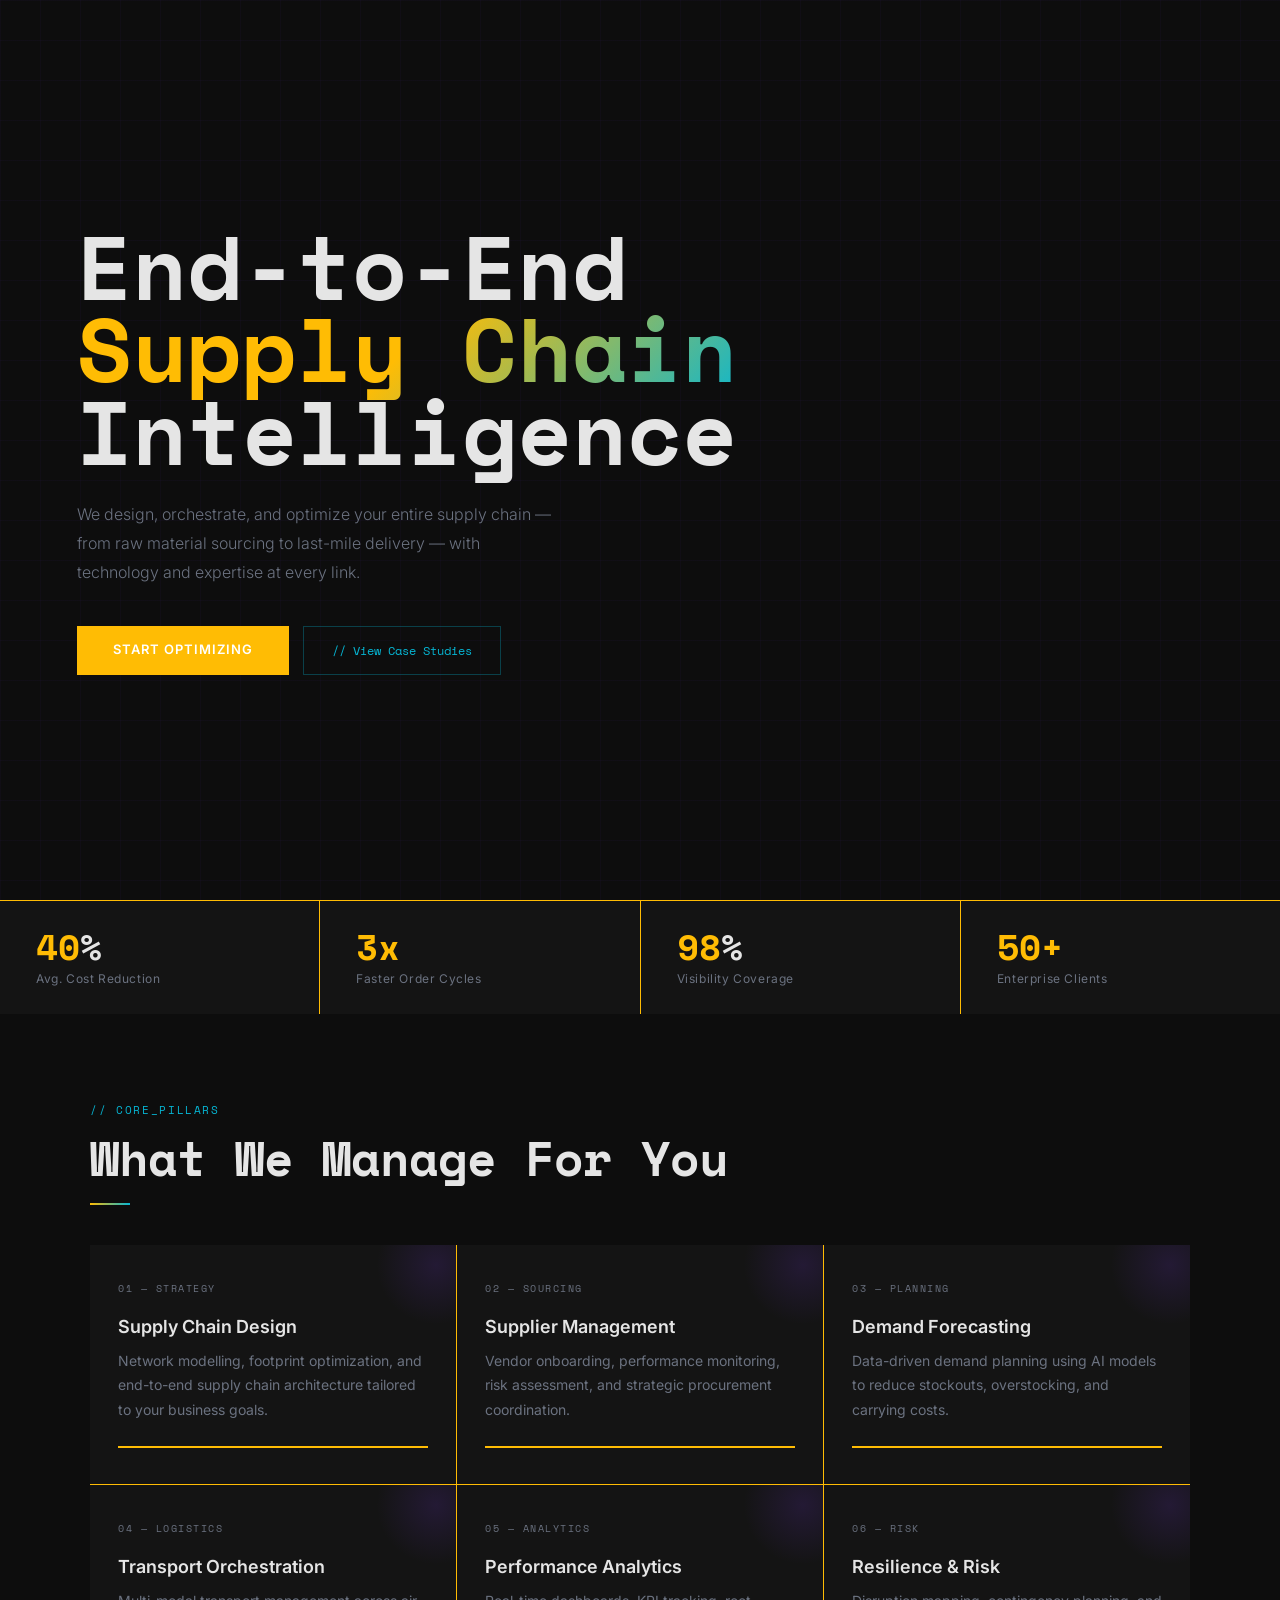
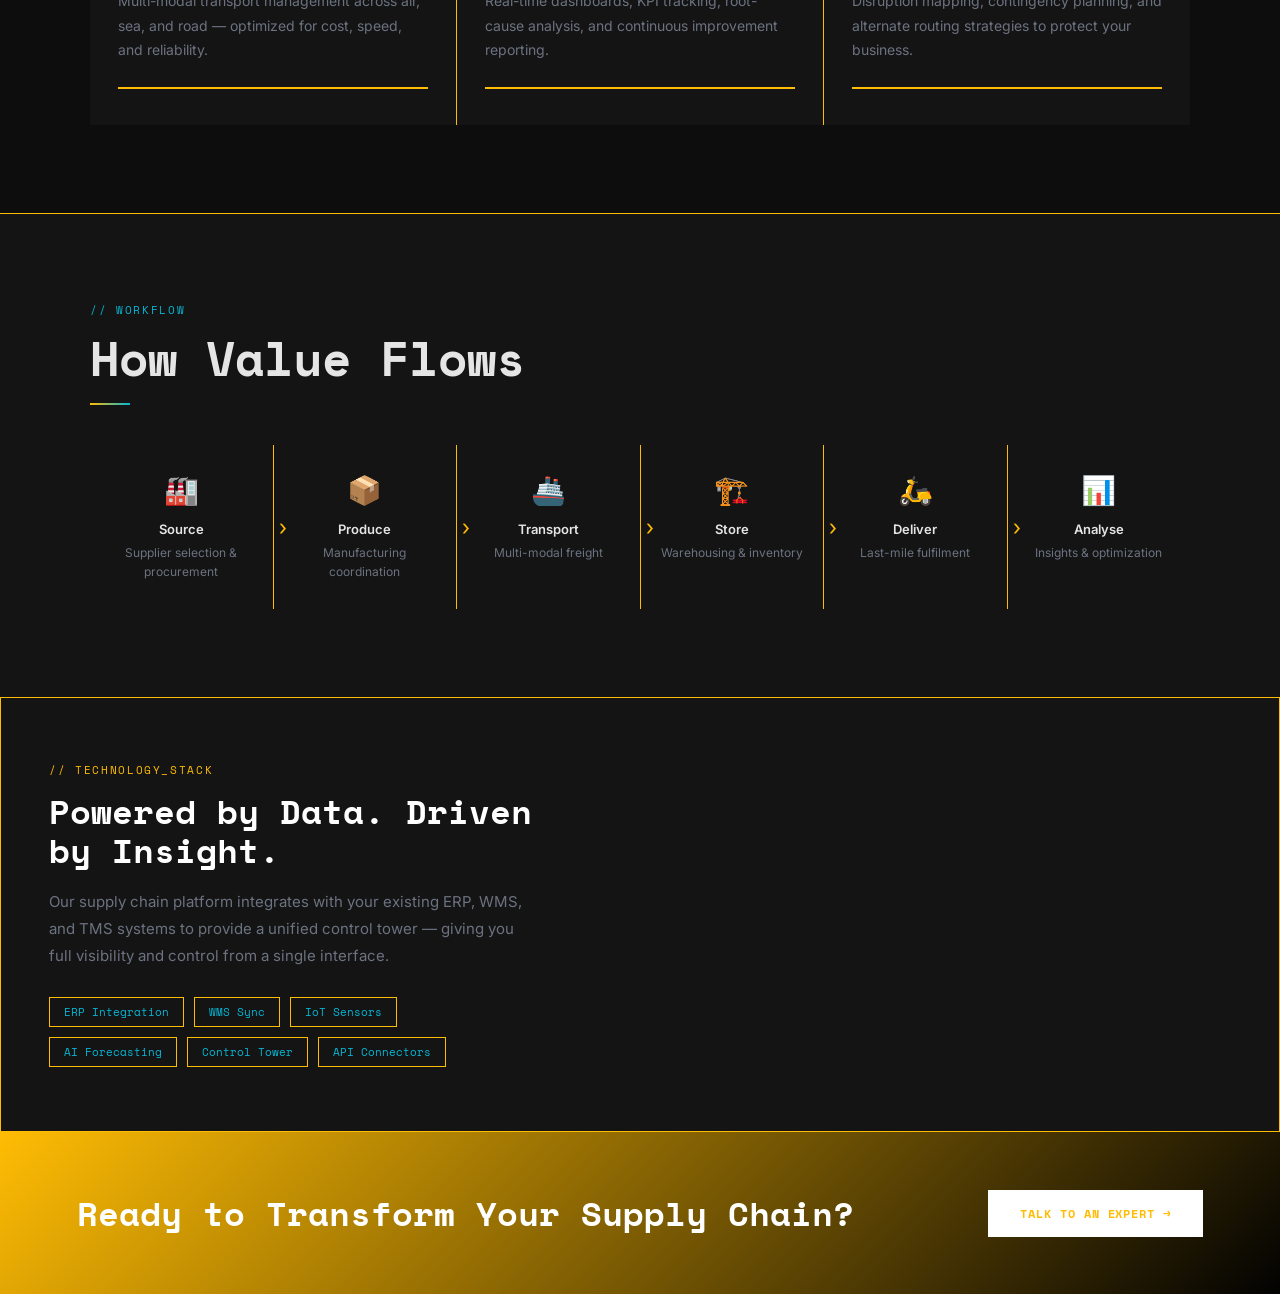
<file: Supplychain.html>
<!DOCTYPE html>
<html lang="en">
<head>
<meta charset="UTF-8"/>
<meta name="viewport" content="width=device-width, initial-scale=1.0"/>
<!-- ===== SEO START (added): description, icons, link-preview tags, domain. The page title is the title tag just below this block. ===== -->
<meta name="description" content="End-to-end supply chain management covering sourcing, transport, warehousing and analytics. Talk to the SwiftAxis International Limited team."/>
<meta name="robots" content="index, follow"/>
<meta name="theme-color" content="#000000"/>
<link rel="canonical" href="https://www.swiftaxisinternational.com/Supplychain.html"/>
<link rel="icon" type="image/png" sizes="32x32" href="favicon-32.png"/>
<link rel="icon" type="image/png" sizes="192x192" href="favicon-192.png"/>
<link rel="apple-touch-icon" href="apple-touch-icon.png"/>
<meta property="og:type" content="website"/>
<meta property="og:site_name" content="SwiftAxis International Limited"/>
<meta property="og:title" content="Supply Chain Management | SwiftAxis International"/>
<meta property="og:description" content="End-to-end supply chain management covering sourcing, transport, warehousing and analytics. Talk to the SwiftAxis International Limited team."/>
<meta property="og:url" content="https://www.swiftaxisinternational.com/Supplychain.html"/>
<meta property="og:image" content="https://www.swiftaxisinternational.com/og-image.jpg"/>
<meta name="twitter:card" content="summary_large_image"/>
<meta name="twitter:title" content="Supply Chain Management | SwiftAxis International"/>
<meta name="twitter:description" content="End-to-end supply chain management covering sourcing, transport, warehousing and analytics. Talk to the SwiftAxis International Limited team."/>
<meta name="twitter:image" content="https://www.swiftaxisinternational.com/og-image.jpg"/>
<!-- ===== SEO END ===== -->
<title>Supply Chain Management | SwiftAxis International</title>
<link href="https://fonts.googleapis.com/css2?family=Space+Mono:wght@400;700&family=Inter:wght@300;400;500;600&display=swap" rel="stylesheet"/>
<style>
*,*::before,*::after{box-sizing:border-box;margin:0;padding:0}
:root{
  --bg:#0d0d0d;
  --panel:#141414;
  --border:#ffbc04;
  --purple:#ffbc04;
  --violet:#ffbc04;
  --cyan:#06b6d4;
  --text:#e5e5e5;
  --muted:#6b7280;
}
body{font-family:'Inter',sans-serif;background:var(--bg);color:var(--text);overflow-x:hidden}

/* GRID BG */
body::before{
  content:'';position:fixed;inset:0;
  background-image:linear-gradient(rgba(124,58,237,.04) 1px,transparent 1px),linear-gradient(90deg,rgba(124,58,237,.04) 1px,transparent 1px);
  background-size:40px 40px;pointer-events:none;z-index:0;
}

/* HERO */
.hero{
  position:relative;min-height:100vh;
  display:flex;flex-direction:column;justify-content:center;align-items:flex-start;
  padding:80px 6vw;z-index:1;overflow:hidden;
}
.hero-bg-img{
  position:absolute;right:0;top:0;bottom:0;width:55%;
  background:url('https://images.unsplash.com/photo-1494412651409-8963ce7935a7?w=900&auto=format&fit=crop') center/cover no-repeat;
  mask-image:linear-gradient(to right,transparent 0%,rgba(0,0,0,.8) 40%,black 100%);
  -webkit-mask-image:linear-gradient(to right,transparent 0%,rgba(0,0,0,.8) 40%,black 100%);
  opacity:.4;
}
.service-label{
  font-family:'Space Mono',monospace;font-size:11px;letter-spacing:.15em;
  color:var(--cyan);border:1px solid rgba(6,182,212,.25);padding:6px 14px;
  margin-bottom:36px;display:inline-block;position:relative;z-index:1;
}
.hero h1{
  font-family:'Space Mono',monospace;font-size:clamp(44px,7vw,96px);
  font-weight:700;line-height:.92;color:var(--text);
  position:relative;z-index:1;max-width:700px;
}
.hero h1 .grad{
  background:linear-gradient(135deg,var(--purple),var(--violet),var(--cyan));
  -webkit-background-clip:text;-webkit-text-fill-color:transparent;background-clip:text;
}
.hero p{
  margin-top:28px;font-size:16px;color:var(--muted);line-height:1.8;
  max-width:480px;position:relative;z-index:1;font-weight:300;
}
.hero-btns{margin-top:40px;display:flex;gap:14px;flex-wrap:wrap;position:relative;z-index:1}
.btn-p{
  background:linear-gradient(135deg,var(--purple),var(--violet));
  color:#fff;font-size:13px;font-weight:600;letter-spacing:.08em;text-transform:uppercase;
  padding:15px 36px;text-decoration:none;transition:opacity .2s,transform .2s;
  border:none;cursor:pointer;
}
.btn-p:hover{opacity:.85;transform:translateY(-2px)}
.btn-mono{
  font-family:'Space Mono',monospace;font-size:12px;color:var(--cyan);
  border:1px solid rgba(6,182,212,.3);padding:15px 28px;text-decoration:none;
  transition:border-color .2s,background .2s;
}
.btn-mono:hover{border-color:var(--cyan);background:rgba(6,182,212,.05)}

/* METRICS */
.metrics-row{
  display:flex;flex-wrap:wrap;background:var(--panel);
  border-top:1px solid var(--border);z-index:1;position:relative;
}
.met{flex:1;min-width:140px;padding:28px 36px;border-right:1px solid var(--border)}
.met:last-child{border-right:none}
.met-n{font-family:'Space Mono',monospace;font-size:36px;font-weight:700;line-height:1}
.met-n .u{color:var(--violet)}
.met-l{font-size:12px;color:var(--muted);margin-top:6px;letter-spacing:.05em}

/* SECTIONS */
.section{padding:88px 6vw;position:relative;z-index:1}
.section-inner{max-width:1100px;margin:0 auto}
.mono-tag{font-family:'Space Mono',monospace;font-size:11px;letter-spacing:.15em;color:var(--cyan);margin-bottom:14px}
.section h2{font-family:'Space Mono',monospace;font-size:clamp(28px,4vw,48px);font-weight:700;line-height:1.1;color:var(--text)}
.divline{width:40px;height:2px;background:linear-gradient(to right,var(--purple),var(--cyan));margin:18px 0 40px}

/* PILLAR CARDS */
.pillars{display:grid;grid-template-columns:repeat(auto-fill,minmax(280px,1fr));gap:1px;background:var(--border);margin-top:16px}
.pillar{
  background:var(--panel);padding:36px 28px;position:relative;overflow:hidden;
  transition:background .3s;
}
.pillar:hover{background:#1a1a1a}
.pillar-glow{
  position:absolute;top:-40px;right:-40px;width:120px;height:120px;
  border-radius:50%;background:radial-gradient(circle,rgba(124,58,237,.15) 0%,transparent 70%);
  transition:opacity .3s;
}
.pillar:hover .pillar-glow{opacity:2}
.pillar-tag{
  font-family:'Space Mono',monospace;font-size:10px;letter-spacing:.15em;
  color:var(--muted);margin-bottom:20px;text-transform:uppercase;
}
.pillar h3{font-size:18px;font-weight:600;color:var(--text);margin-bottom:12px}
.pillar p{font-size:14px;color:var(--muted);line-height:1.75}
.pillar-bar{
  margin-top:24px;height:2px;background:var(--border);position:relative;overflow:hidden;
}
.pillar-bar::after{
  content:'';position:absolute;inset:0;
  background:linear-gradient(to right,var(--purple),var(--cyan));
  transform:scaleX(0);transform-origin:left;transition:transform .5s .1s;
}
.pillar:hover .pillar-bar::after{transform:scaleX(1)}

/* FLOW CHART */
.flow{display:flex;flex-wrap:wrap;gap:0;margin-top:40px;align-items:stretch;background:var(--border)}
.flow-step{
  flex:1;min-width:160px;background:var(--panel);padding:28px 20px;
  display:flex;flex-direction:column;align-items:center;text-align:center;
  border-right:1px solid var(--border);position:relative;
}
.flow-step:last-child{border-right:none}
.flow-step::after{
  content:'›';position:absolute;right:-14px;top:50%;transform:translateY(-50%);
  font-size:22px;color:var(--purple);z-index:2;
}
.flow-step:last-child::after{display:none}
.flow-icon{font-size:28px;margin-bottom:14px}
.flow-step h4{font-size:13px;font-weight:600;margin-bottom:6px;color:var(--text)}
.flow-step p{font-size:12px;color:var(--muted);line-height:1.6}

/* IMG SECTION */
.img-row{
  display:grid;grid-template-columns:1fr 1.2fr;background:var(--panel);
  border:1px solid var(--border);
}
.ir-text{padding:64px 48px;display:flex;flex-direction:column;justify-content:center}
.ir-text .mono-tag{color:var(--violet)}
.ir-text h2{font-family:'Space Mono',monospace;font-size:34px;font-weight:700;line-height:1.15;color:#fff}
.ir-text p{font-size:15px;color:var(--muted);line-height:1.8;margin-top:18px}
.tech-stack{display:flex;flex-wrap:wrap;gap:10px;margin-top:28px}
.tech-badge{
  font-family:'Space Mono',monospace;font-size:11px;
  border:1px solid var(--border);color:var(--cyan);padding:6px 14px;
  transition:border-color .2s,background .2s;
}
.tech-badge:hover{border-color:var(--cyan);background:rgba(6,182,212,.05)}
.ir-img{
  background:url('https://images.unsplash.com/photo-1551288049-bebda4e38f71?w=900&auto=format&fit=crop') center/cover no-repeat;
  min-height:400px;
}

/* FOOTER */
.footer-strip{
  background:linear-gradient(135deg,var(--purple),#020202);
  padding:56px 6vw;display:flex;align-items:center;justify-content:space-between;flex-wrap:wrap;gap:20px;
  position:relative;z-index:1;
}
.footer-strip h3{font-family:'Space Mono',monospace;font-size:clamp(22px,3vw,34px);font-weight:700;color:#fff}
.footer-strip a{
  background:#fff;color:var(--purple);font-family:'Space Mono',monospace;font-weight:700;
  font-size:12px;letter-spacing:.08em;text-transform:uppercase;padding:15px 32px;
  text-decoration:none;transition:transform .2s;
}
.footer-strip a:hover{transform:translateY(-2px)}

@media(max-width:768px){
  .hero-bg-img{display:none}
  .img-row{grid-template-columns:1fr}
  .ir-img{min-height:240px;order:-1}
  .ir-text{padding:40px 24px}
  .flow{flex-direction:column}
  .flow-step::after{display:none}
}
</style>
<style>
/* ===== QUOTE POP-UP (shared) ===== */
#quote{position:fixed;inset:0;z-index:9990;display:flex;align-items:flex-start;justify-content:center;padding:5vh 16px;overflow-y:auto;background:rgba(0,0,0,.78);-webkit-backdrop-filter:blur(6px);backdrop-filter:blur(6px);opacity:0;visibility:hidden;transition:opacity .3s,visibility .3s;font-family:inherit;color:#fff;cursor:auto}
#quote.open{opacity:1;visibility:visible}
#quote .qform{width:100%;max-width:760px;margin:auto;background:linear-gradient(160deg,#0a0a0a 0%,#1c1917 100%);border:1px solid rgba(255,188,4,.35);border-radius:20px;padding:44px;position:relative;box-shadow:0 30px 90px rgba(0,0,0,.6);transform:translateY(30px) scale(.97);transition:transform .35s cubic-bezier(.2,.8,.2,1)}
#quote.open .qform{transform:none}
#quote .q-close{position:absolute;top:14px;right:16px;width:38px;height:38px;border-radius:50%;border:1px solid rgba(255,255,255,.2);background:rgba(255,255,255,.06);color:#fff;font-size:22px;line-height:1;cursor:pointer;transition:background .2s,color .2s,transform .2s}
#quote .q-close:hover{background:#ffbc04;color:#111;transform:rotate(90deg)}
#quote .q-head{text-align:center;margin-bottom:30px}
#quote .q-label{font-size:11px;letter-spacing:.25em;text-transform:uppercase;color:#ffbc04;margin-bottom:10px}
#quote .q-title{font-size:clamp(26px,4vw,40px);font-weight:700;line-height:1.1;color:#fff}
#quote .q-sub{margin:12px auto 0;max-width:460px;color:rgba(255,255,255,.65);font-size:14px;line-height:1.7}
#quote .qgrid{display:grid;grid-template-columns:1fr 1fr;gap:18px}
#quote .qgroup{display:flex;flex-direction:column;gap:8px}
#quote .qgroup.full{grid-column:1/-1}
#quote .qgroup label{font-size:13px;font-weight:700;color:rgba(255,255,255,.75);letter-spacing:.04em}
#quote .qgroup input,#quote .qgroup select,#quote .qgroup textarea{background:rgba(255,255,255,.08);border:1px solid rgba(255,255,255,.18);border-radius:10px;padding:13px 15px;color:#fff;font-family:inherit;font-size:15px;outline:none;transition:border-color .25s,background .25s;width:100%;cursor:text}
#quote .qgroup select{cursor:pointer}
#quote .qgroup input::placeholder,#quote .qgroup textarea::placeholder{color:rgba(255,255,255,.35)}
#quote .qgroup input:focus,#quote .qgroup select:focus,#quote .qgroup textarea:focus{border-color:#ffbc04;background:rgba(255,255,255,.12)}
#quote .qgroup select option{background:#111;color:#fff}
#quote .qgroup textarea{resize:vertical;min-height:100px}
#quote .qsubmit{margin-top:26px;text-align:center}
#quote .btn-accent{background:#ffbc04;color:#111;padding:15px 42px;border:none;border-radius:50px;font-family:inherit;font-size:15px;font-weight:800;letter-spacing:.04em;cursor:pointer;box-shadow:0 8px 28px rgba(255,188,4,.35);transition:transform .25s,box-shadow .25s;display:inline-flex;align-items:center;gap:10px}
#quote .btn-accent:hover{transform:translateY(-3px);box-shadow:0 14px 40px rgba(255,188,4,.5)}
#quote .btn-accent:disabled{opacity:.6;cursor:wait;transform:none}
body.q-lock{overflow:hidden}
#sq-toast{position:fixed;bottom:28px;right:28px;z-index:9995;background:#ffbc04;color:#111;padding:14px 24px;border-radius:14px;font-weight:700;font-size:14px;box-shadow:0 10px 30px rgba(0,0,0,.4);transform:translateY(120px);opacity:0;transition:all .35s;max-width:calc(100vw - 56px)}
#sq-toast.show{transform:translateY(0);opacity:1}
#sq-toast.err{background:#d92d20;color:#fff}
@media(max-width:700px){#quote .qgrid{grid-template-columns:1fr}#quote .qform{padding:34px 20px 26px}#quote{padding:3vh 10px}}
</style>

</head>
<body>

<div class="hero">
  <div class="hero-bg-img"></div>
  <h1>End-to-End <span class="grad">Supply Chain</span> Intelligence</h1>
  <p>We design, orchestrate, and optimize your entire supply chain — from raw material sourcing to last-mile delivery — with technology and expertise at every link.</p>
  <div class="hero-btns">
    <a href="#quote" class="btn-p">Start Optimizing</a>
    <a href="#" class="btn-mono">// View Case Studies</a>
  </div>
</div>

<div class="metrics-row">
  <div class="met"><div class="met-n"><span class="u">40</span>%</div><div class="met-l">Avg. Cost Reduction</div></div>
  <div class="met"><div class="met-n"><span class="u">3x</span></div><div class="met-l">Faster Order Cycles</div></div>
  <div class="met"><div class="met-n"><span class="u">98</span>%</div><div class="met-l">Visibility Coverage</div></div>
  <div class="met"><div class="met-n"><span class="u">50+</span></div><div class="met-l">Enterprise Clients</div></div>
</div>

<div class="section">
  <div class="section-inner">
    <div class="mono-tag">// CORE_PILLARS</div>
    <h2>What We Manage For You</h2>
    <div class="divline"></div>
    <div class="pillars">
      <div class="pillar">
        <div class="pillar-glow"></div>
        <div class="pillar-tag">01 — STRATEGY</div>
        <h3>Supply Chain Design</h3>
        <p>Network modelling, footprint optimization, and end-to-end supply chain architecture tailored to your business goals.</p>
        <div class="pillar-bar"></div>
      </div>
      <div class="pillar">
        <div class="pillar-glow"></div>
        <div class="pillar-tag">02 — SOURCING</div>
        <h3>Supplier Management</h3>
        <p>Vendor onboarding, performance monitoring, risk assessment, and strategic procurement coordination.</p>
        <div class="pillar-bar"></div>
      </div>
      <div class="pillar">
        <div class="pillar-glow"></div>
        <div class="pillar-tag">03 — PLANNING</div>
        <h3>Demand Forecasting</h3>
        <p>Data-driven demand planning using AI models to reduce stockouts, overstocking, and carrying costs.</p>
        <div class="pillar-bar"></div>
      </div>
      <div class="pillar">
        <div class="pillar-glow"></div>
        <div class="pillar-tag">04 — LOGISTICS</div>
        <h3>Transport Orchestration</h3>
        <p>Multi-modal transport management across air, sea, and road — optimized for cost, speed, and reliability.</p>
        <div class="pillar-bar"></div>
      </div>
      <div class="pillar">
        <div class="pillar-glow"></div>
        <div class="pillar-tag">05 — ANALYTICS</div>
        <h3>Performance Analytics</h3>
        <p>Real-time dashboards, KPI tracking, root-cause analysis, and continuous improvement reporting.</p>
        <div class="pillar-bar"></div>
      </div>
      <div class="pillar">
        <div class="pillar-glow"></div>
        <div class="pillar-tag">06 — RISK</div>
        <h3>Resilience & Risk</h3>
        <p>Disruption mapping, contingency planning, and alternate routing strategies to protect your business.</p>
        <div class="pillar-bar"></div>
      </div>
    </div>
  </div>
</div>

<div class="section" style="background:var(--panel);border-top:1px solid var(--border)">
  <div class="section-inner">
    <div class="mono-tag">// WORKFLOW</div>
    <h2>How Value Flows</h2>
    <div class="divline"></div>
    <div class="flow">
      <div class="flow-step"><div class="flow-icon">🏭</div><h4>Source</h4><p>Supplier selection & procurement</p></div>
      <div class="flow-step"><div class="flow-icon">📦</div><h4>Produce</h4><p>Manufacturing coordination</p></div>
      <div class="flow-step"><div class="flow-icon">🚢</div><h4>Transport</h4><p>Multi-modal freight</p></div>
      <div class="flow-step"><div class="flow-icon">🏗️</div><h4>Store</h4><p>Warehousing & inventory</p></div>
      <div class="flow-step"><div class="flow-icon">🛵</div><h4>Deliver</h4><p>Last-mile fulfilment</p></div>
      <div class="flow-step"><div class="flow-icon">📊</div><h4>Analyse</h4><p>Insights & optimization</p></div>
    </div>
  </div>
</div>

<div class="img-row">
  <div class="ir-text">
    <div class="mono-tag">// TECHNOLOGY_STACK</div>
    <h2>Powered by Data. Driven by Insight.</h2>
    <p>Our supply chain platform integrates with your existing ERP, WMS, and TMS systems to provide a unified control tower — giving you full visibility and control from a single interface.</p>
    <div class="tech-stack">
      <span class="tech-badge">ERP Integration</span>
      <span class="tech-badge">WMS Sync</span>
      <span class="tech-badge">IoT Sensors</span>
      <span class="tech-badge">AI Forecasting</span>
      <span class="tech-badge">Control Tower</span>
      <span class="tech-badge">API Connectors</span>
    </div>
  </div>
  <div class="ir-img"></div>
</div>

<!-- QUOTE POP-UP -->
<div id="quote" role="dialog" aria-modal="true" aria-labelledby="q_title" aria-hidden="true">
  <div class="qform">
    <button type="button" class="q-close" id="q_close" aria-label="Close quote form">&times;</button>
    <div class="q-head">
    <div class="q-label">Get Started</div>
    <h2 class="q-title" id="q_title">Request a Free Quote</h2>
    <p class="q-sub">Tell us about your shipment and we'll respond with the best rates within 2 hours.</p>
  </div>
    <div class="qgrid">
      <div class="qgroup"><label for="q_name">Full Name *</label><input id="q_name" type="text" placeholder="John Mensah"/></div>
      <div class="qgroup"><label for="q_email">Email Address *</label><input id="q_email" type="email" placeholder="john@company.com"/></div>
      <div class="qgroup"><label for="q_company">Company</label><input id="q_company" type="text" placeholder="Acme Ltd."/></div>
      <div class="qgroup"><label for="q_phone">Phone</label><input id="q_phone" type="tel" placeholder="+233 20 000 0000"/></div>
      <div class="qgroup"><label for="q_origin">Origin Country *</label><input id="q_origin" type="text" placeholder="Ghana"/></div>
      <div class="qgroup"><label for="q_dest">Destination *</label><input id="q_dest" type="text" placeholder="United Kingdom"/></div>
      <div class="qgroup"><label for="q_weight">Cargo Weight (kg)</label><input id="q_weight" type="number" placeholder="500"/></div>
      <div class="qgroup"><label for="q_service">Service Type *</label>
        <select id="q_service">
          <option value="">Select service...</option>
          <option>Air Freight</option><option>Ocean Freight (FCL)</option><option>Ocean Freight (LCL)</option><option>Road Freight</option><option>Warehousing</option><option>Customs Brokerage</option><option selected>Supply Chain Management</option>
        </select>
      </div>
      <div class="qgroup full"><label for="q_desc">Cargo Description</label><textarea id="q_desc" placeholder="Type, quantity, dimensions, special handling..."></textarea></div>
    </div>
    <div class="qsubmit"><button type="button" id="q_btn" class="btn-accent" onclick="submitQuote()">🚀 Send Quote Request</button></div>
  </div>
</div>
<div id="sq-toast"><span id="sq-icon">✅</span> <span id="sq-msg">Done!</span></div>

<div class="footer-strip">
  <h3>Ready to Transform Your Supply Chain?</h3>
  <a href="#quote">Talk to an Expert →</a>
</div>


<script>

/* QUOTE POP-UP */
(function(){
  var modal=document.getElementById('quote'),last=null;
  function openQuote(e){
    if(e)e.preventDefault();
    last=document.activeElement;
    modal.classList.add('open');document.body.classList.add('q-lock');
    modal.setAttribute('aria-hidden','false');
    setTimeout(function(){var f=document.getElementById('q_name');if(f)f.focus({preventScroll:true});},250);
  }
  window.closeQuote=function(){
    modal.classList.remove('open');document.body.classList.remove('q-lock');
    modal.setAttribute('aria-hidden','true');
    if(history.replaceState&&location.hash==='#quote')history.replaceState(null,'',location.pathname+location.search);
    if(last&&last.focus)last.focus({preventScroll:true});
  };
  document.querySelectorAll('a[href="#quote"]').forEach(function(a){a.addEventListener('click',openQuote);});
  modal.addEventListener('click',function(e){if(e.target===modal)closeQuote();});
  document.getElementById('q_close').addEventListener('click',closeQuote);
  document.addEventListener('keydown',function(e){if(e.key==='Escape'&&modal.classList.contains('open'))closeQuote();});
  if(location.hash==='#quote')openQuote();
})();

/* QUOTE FORM */
function sqToast(msg,err){
  var t=document.getElementById('sq-toast');
  document.getElementById('sq-msg').textContent=msg;
  document.getElementById('sq-icon').textContent=err?'❌':'✅';
  t.className='show'+(err?' err':'');
  clearTimeout(window._sqT);
  window._sqT=setTimeout(function(){t.className='';},4000);
}
async function submitQuote(){
  var g=function(id){return document.getElementById(id).value.trim();};
  var n=g('q_name'),em=g('q_email'),or=g('q_origin'),de=g('q_dest'),sv=document.getElementById('q_service').value;
  if(!n||!em||!or||!de||!sv){sqToast('Please fill all required fields.',true);return;}
  var btn=document.getElementById('q_btn');btn.disabled=true;
  var formData={
    access_key:'0f477e34-0ffd-475d-b72f-5ee746cd2c58',
    subject:'New Quote Request – SwiftAxis ('+sv+')',
    name:n,email:em,company:g('q_company'),phone:g('q_phone'),
    origin:or,destination:de,weight:g('q_weight'),service:sv,description:g('q_desc')
  };
  try{
    var res=await fetch('https://api.web3forms.com/submit',{method:'POST',headers:{'Content-Type':'application/json',Accept:'application/json'},body:JSON.stringify(formData)});
    var data=await res.json();
    if(data.success){
      ['q_name','q_email','q_company','q_phone','q_origin','q_dest','q_weight','q_desc'].forEach(function(id){document.getElementById(id).value='';});
      sqToast("Quote sent! We'll reply within 2 hours.");setTimeout(function(){if(window.closeQuote)closeQuote();},1500);
    }else{sqToast('Something went wrong. Please try again.',true);}
  }catch(err){sqToast('Network error. Please check your connection.',true);}
  btn.disabled=false;
}
</script>

</body>
</html>
</file>
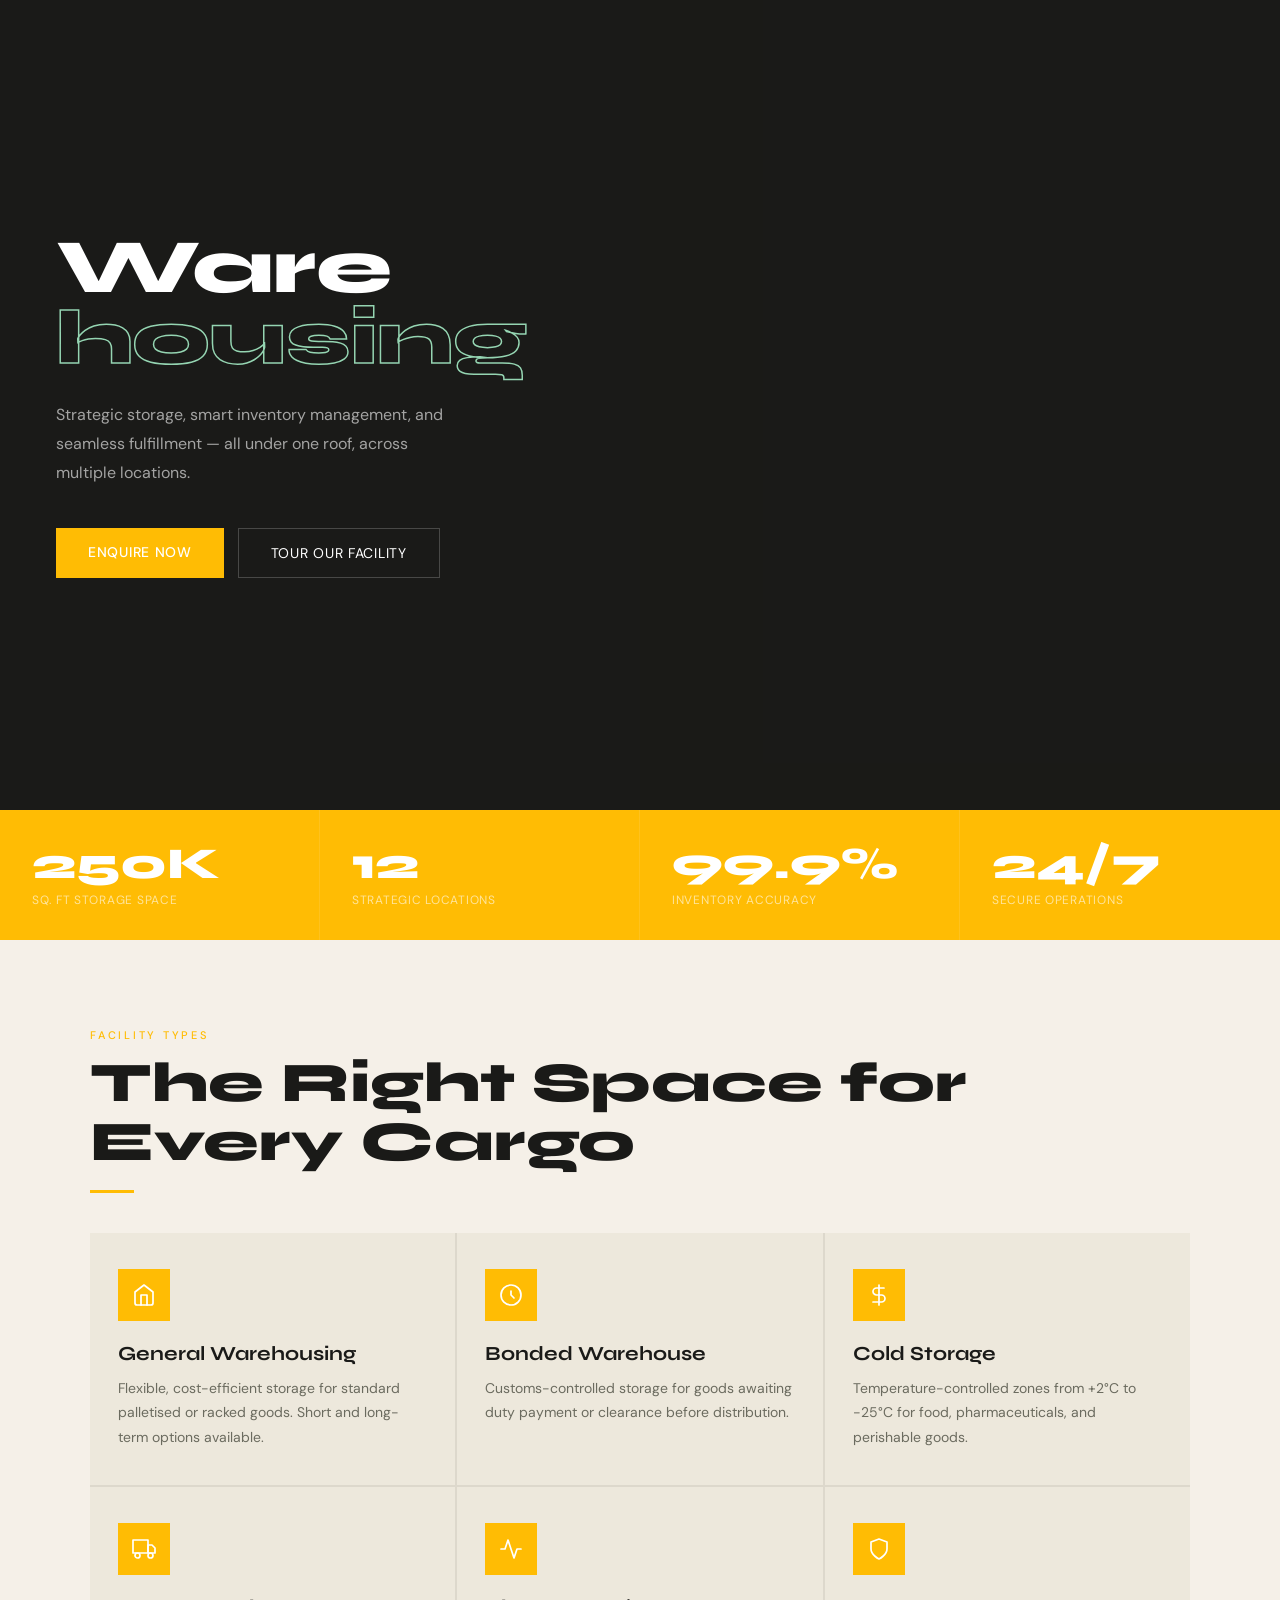
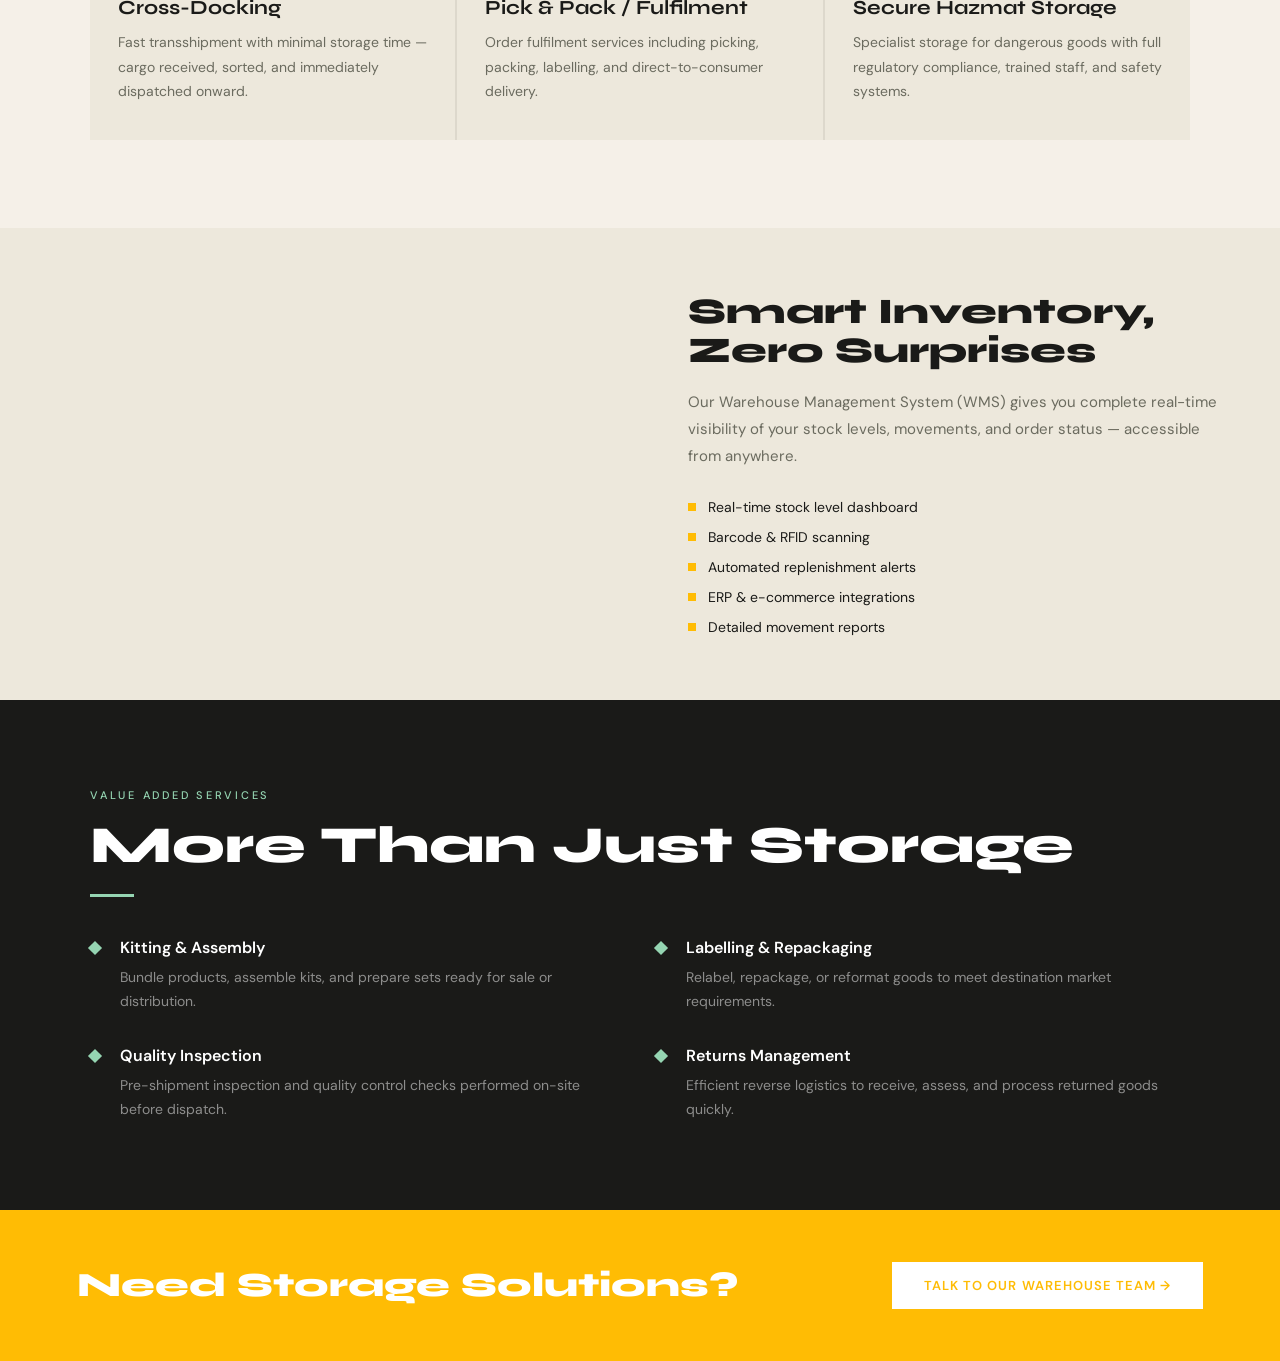
<file: Warehouse.html>
<!DOCTYPE html>
<html lang="en">
<head>
<meta charset="UTF-8"/>
<meta name="viewport" content="width=device-width, initial-scale=1.0"/>
<!-- ===== SEO START (added): description, icons, link-preview tags, domain. The page title is the title tag just below this block. ===== -->
<meta name="description" content="Secure warehousing in Ghana: general, bonded and cold storage, cross-docking and order fulfilment. Enquire with SwiftAxis International Limited."/>
<meta name="robots" content="index, follow"/>
<meta name="theme-color" content="#000000"/>
<link rel="canonical" href="https://www.swiftaxisinternational.com/Warehouse.html"/>
<link rel="icon" type="image/png" sizes="32x32" href="favicon-32.png"/>
<link rel="icon" type="image/png" sizes="192x192" href="favicon-192.png"/>
<link rel="apple-touch-icon" href="apple-touch-icon.png"/>
<meta property="og:type" content="website"/>
<meta property="og:site_name" content="SwiftAxis International Limited"/>
<meta property="og:title" content="Warehousing &amp; Fulfilment | SwiftAxis International"/>
<meta property="og:description" content="Secure warehousing in Ghana: general, bonded and cold storage, cross-docking and order fulfilment. Enquire with SwiftAxis International Limited."/>
<meta property="og:url" content="https://www.swiftaxisinternational.com/Warehouse.html"/>
<meta property="og:image" content="https://www.swiftaxisinternational.com/og-image.jpg"/>
<meta name="twitter:card" content="summary_large_image"/>
<meta name="twitter:title" content="Warehousing &amp; Fulfilment | SwiftAxis International"/>
<meta name="twitter:description" content="Secure warehousing in Ghana: general, bonded and cold storage, cross-docking and order fulfilment. Enquire with SwiftAxis International Limited."/>
<meta name="twitter:image" content="https://www.swiftaxisinternational.com/og-image.jpg"/>
<!-- ===== SEO END ===== -->
<title>Warehousing &amp; Fulfilment | SwiftAxis International</title>
<link href="https://fonts.googleapis.com/css2?family=Syne:wght@600;700;800&family=DM+Sans:wght@300;400;500&display=swap" rel="stylesheet"/>
<style>
*,*::before,*::after{box-sizing:border-box;margin:0;padding:0}
:root{
  --bg:#f5f0e8;
  --dark:#1a1a18;
  --green:#ffbc04;
  --lime:#95d5b2;
  --cream:#ede8dc;
  --muted:#6b6b5f;
  --border:#ddd8cc;
}
body{font-family:'DM Sans',sans-serif;background:var(--bg);color:var(--dark);overflow-x:hidden}

/* HERO */
.hero{
  position:relative;display:grid;grid-template-columns:1fr 1fr;min-height:90vh;
  background:var(--dark);
}
.hero-text{
  display:flex;flex-direction:column;justify-content:center;
  padding:80px 56px;z-index:2;position:relative;
}
.badge{
  display:inline-block;border:1px solid var(--lime);color:var(--lime);
  font-size:11px;letter-spacing:.2em;text-transform:uppercase;padding:6px 14px;
  margin-bottom:32px;width:fit-content;
}
.hero-text h1{
  font-family:'Syne',sans-serif;font-size:clamp(52px,6vw,84px);
  font-weight:800;line-height:.92;color:#fff;letter-spacing:-.01em;
}
.hero-text h1 em{
  display:block;color:transparent;
  -webkit-text-stroke:1.5px var(--lime);font-style:normal;
}
.hero-text p{
  margin-top:28px;font-size:16px;color:rgba(255,255,255,.6);
  line-height:1.8;max-width:400px;
}
.hero-actions{margin-top:40px;display:flex;gap:14px}
.btn-g{
  background:var(--green);color:#fff;font-size:14px;font-weight:500;
  letter-spacing:.05em;text-transform:uppercase;padding:15px 32px;text-decoration:none;
  transition:background .2s,transform .2s;
}
.btn-g:hover{background:#1b4332;transform:translateY(-2px)}
.btn-ghost{
  border:1px solid rgba(255,255,255,.2);color:#fff;font-size:14px;
  letter-spacing:.05em;text-transform:uppercase;padding:15px 32px;text-decoration:none;
  transition:border-color .2s;
}
.btn-ghost:hover{border-color:var(--lime)}

.hero-img{
  background:url('https://images.unsplash.com/photo-1586528116311-ad8dd3c8310d?w=900&auto=format&fit=crop') center/cover no-repeat;
  position:relative;
}
.hero-img::before{content:'';position:absolute;inset:0;background:rgba(26,26,24,.2)}

/* METRICS */
.metrics{
  display:grid;grid-template-columns:repeat(4,1fr);background:var(--green);
}
.metric{padding:32px;border-right:1px solid rgba(255,255,255,.1)}
.metric:last-child{border-right:none}
.metric-n{font-family:'Syne',sans-serif;font-size:44px;font-weight:800;color:#fff;line-height:1}
.metric-l{font-size:12px;color:rgba(255,255,255,.6);margin-top:6px;letter-spacing:.06em;text-transform:uppercase}

/* SECTION */
.section{padding:88px 6vw;background:var(--bg)}
.section-inner{max-width:1100px;margin:0 auto}
.stag{font-size:11px;letter-spacing:.25em;text-transform:uppercase;color:var(--green);font-weight:500;margin-bottom:12px}
.section h2{font-family:'Syne',sans-serif;font-size:clamp(34px,4.5vw,56px);font-weight:800;line-height:1.05;color:var(--dark)}
.divline{width:44px;height:3px;background:var(--green);margin:18px 0 40px}

/* FACILITY GRID */
.facility-grid{display:grid;grid-template-columns:repeat(3,1fr);gap:2px;background:var(--border);margin-top:16px}
.facility-card{
  background:var(--cream);padding:36px 28px;
  transition:background .3s;position:relative;overflow:hidden;
}
.facility-card:hover{background:#fff}
.facility-card::before{
  content:'';position:absolute;top:0;left:0;right:0;height:3px;
  background:var(--green);transform:scaleX(0);transform-origin:left;
  transition:transform .3s;
}
.facility-card:hover::before{transform:scaleX(1)}
.ficon{
  width:52px;height:52px;background:var(--green);
  display:flex;align-items:center;justify-content:center;margin-bottom:20px;
}
.ficon svg{width:24px;height:24px;stroke:#fff;fill:none;stroke-width:1.7;stroke-linecap:round;stroke-linejoin:round}
.facility-card h3{font-family:'Syne',sans-serif;font-size:20px;font-weight:700;margin-bottom:10px;color:var(--dark)}
.facility-card p{font-size:14px;color:var(--muted);line-height:1.75}

/* DARK SECTION */
.dark-section{background:var(--dark);padding:88px 6vw;color:#fff}
.dark-section .stag{color:var(--lime)}
.dark-section h2{font-family:'Syne',sans-serif;font-size:clamp(34px,4.5vw,52px);font-weight:800;color:#fff}
.dark-section .divline{background:var(--lime)}

.wh-features{display:grid;grid-template-columns:1fr 1fr;gap:32px;margin-top:40px}
.wh-feat{display:flex;gap:20px;align-items:flex-start}
.wh-feat-dot{
  width:10px;height:10px;background:var(--lime);
  flex-shrink:0;margin-top:6px;transform:rotate(45deg);
}
.wh-feat h4{font-size:16px;font-weight:600;margin-bottom:8px;color:#fff}
.wh-feat p{font-size:14px;color:rgba(255,255,255,.5);line-height:1.7}

/* IMAGE FEATURE */
.img-feature{
  display:grid;grid-template-columns:1fr 1fr;background:var(--cream);
}
.if-img{
  background:url('https://images.unsplash.com/photo-1553413077-190dd305871c?w=900&auto=format&fit=crop') center/cover no-repeat;
  min-height:420px;
}
.if-text{padding:64px 48px;display:flex;flex-direction:column;justify-content:center}
.if-text h2{font-family:'Syne',sans-serif;font-size:36px;font-weight:800;color:var(--dark);line-height:1.1}
.if-text p{font-size:15px;color:var(--muted);line-height:1.8;margin-top:18px}
.if-list{margin-top:28px;list-style:none;display:flex;flex-direction:column;gap:12px}
.if-list li{display:flex;align-items:center;gap:12px;font-size:14px;color:var(--dark)}
.if-list li::before{content:'';width:8px;height:8px;background:var(--green);flex-shrink:0}

/* FOOTER */
.footer-strip{
  background:var(--green);padding:52px 6vw;
  display:flex;align-items:center;justify-content:space-between;flex-wrap:wrap;gap:20px;
}
.footer-strip h3{font-family:'Syne',sans-serif;font-size:34px;font-weight:800;color:#fff}
.footer-strip a{
  background:#fff;color:var(--green);font-weight:600;font-size:13px;
  letter-spacing:.08em;text-transform:uppercase;padding:15px 32px;text-decoration:none;
  transition:transform .2s,box-shadow .2s;
}
.footer-strip a:hover{transform:translateY(-2px);box-shadow:0 8px 24px rgba(0,0,0,.2)}

@media(max-width:768px){
  .hero{grid-template-columns:1fr;min-height:0}
  /* Keep the hero warehouse image visible on phones */
  .hero-img{
    display:block;
    width:100%;
    min-height:280px;
    height:42vw;
    max-height:380px;
    background-position:center;
    background-size:cover;
  }
  .hero-text{padding:60px 24px}
  .hero-actions{flex-wrap:wrap}
  .metrics{grid-template-columns:repeat(2,minmax(0,1fr))}
  .metric{padding:24px 18px}
  .facility-grid{grid-template-columns:1fr}
  .wh-features{grid-template-columns:1fr}
  .img-feature{grid-template-columns:1fr}
  /* Keep the warehouse feature image visible and give it room */
  .if-img{
    display:block;
    width:100%;
    min-height:280px;
    height:60vw;
    max-height:420px;
    background-position:center;
    background-size:cover;
  }
  .if-text{padding:44px 24px}
}

@media(max-width:480px){
  .hero-img{min-height:240px;height:65vw}
  .if-img{min-height:240px;height:65vw}
  .metric-n{font-size:36px}
  .metric-l{font-size:10px}
  .footer-strip h3{font-size:28px}
  .footer-strip a{padding:13px 20px}
}
</style>
<style>
/* ===== QUOTE POP-UP (shared) ===== */
#quote{position:fixed;inset:0;z-index:9990;display:flex;align-items:flex-start;justify-content:center;padding:5vh 16px;overflow-y:auto;background:rgba(0,0,0,.78);-webkit-backdrop-filter:blur(6px);backdrop-filter:blur(6px);opacity:0;visibility:hidden;transition:opacity .3s,visibility .3s;font-family:inherit;color:#fff;cursor:auto}
#quote.open{opacity:1;visibility:visible}
#quote .qform{width:100%;max-width:760px;margin:auto;background:linear-gradient(160deg,#0a0a0a 0%,#1c1917 100%);border:1px solid rgba(255,188,4,.35);border-radius:20px;padding:44px;position:relative;box-shadow:0 30px 90px rgba(0,0,0,.6);transform:translateY(30px) scale(.97);transition:transform .35s cubic-bezier(.2,.8,.2,1)}
#quote.open .qform{transform:none}
#quote .q-close{position:absolute;top:14px;right:16px;width:38px;height:38px;border-radius:50%;border:1px solid rgba(255,255,255,.2);background:rgba(255,255,255,.06);color:#fff;font-size:22px;line-height:1;cursor:pointer;transition:background .2s,color .2s,transform .2s}
#quote .q-close:hover{background:#ffbc04;color:#111;transform:rotate(90deg)}
#quote .q-head{text-align:center;margin-bottom:30px}
#quote .q-label{font-size:11px;letter-spacing:.25em;text-transform:uppercase;color:#ffbc04;margin-bottom:10px}
#quote .q-title{font-size:clamp(26px,4vw,40px);font-weight:700;line-height:1.1;color:#fff}
#quote .q-sub{margin:12px auto 0;max-width:460px;color:rgba(255,255,255,.65);font-size:14px;line-height:1.7}
#quote .qgrid{display:grid;grid-template-columns:1fr 1fr;gap:18px}
#quote .qgroup{display:flex;flex-direction:column;gap:8px}
#quote .qgroup.full{grid-column:1/-1}
#quote .qgroup label{font-size:13px;font-weight:700;color:rgba(255,255,255,.75);letter-spacing:.04em}
#quote .qgroup input,#quote .qgroup select,#quote .qgroup textarea{background:rgba(255,255,255,.08);border:1px solid rgba(255,255,255,.18);border-radius:10px;padding:13px 15px;color:#fff;font-family:inherit;font-size:15px;outline:none;transition:border-color .25s,background .25s;width:100%;cursor:text}
#quote .qgroup select{cursor:pointer}
#quote .qgroup input::placeholder,#quote .qgroup textarea::placeholder{color:rgba(255,255,255,.35)}
#quote .qgroup input:focus,#quote .qgroup select:focus,#quote .qgroup textarea:focus{border-color:#ffbc04;background:rgba(255,255,255,.12)}
#quote .qgroup select option{background:#111;color:#fff}
#quote .qgroup textarea{resize:vertical;min-height:100px}
#quote .qsubmit{margin-top:26px;text-align:center}
#quote .btn-accent{background:#ffbc04;color:#111;padding:15px 42px;border:none;border-radius:50px;font-family:inherit;font-size:15px;font-weight:800;letter-spacing:.04em;cursor:pointer;box-shadow:0 8px 28px rgba(255,188,4,.35);transition:transform .25s,box-shadow .25s;display:inline-flex;align-items:center;gap:10px}
#quote .btn-accent:hover{transform:translateY(-3px);box-shadow:0 14px 40px rgba(255,188,4,.5)}
#quote .btn-accent:disabled{opacity:.6;cursor:wait;transform:none}
body.q-lock{overflow:hidden}
#sq-toast{position:fixed;bottom:28px;right:28px;z-index:9995;background:#ffbc04;color:#111;padding:14px 24px;border-radius:14px;font-weight:700;font-size:14px;box-shadow:0 10px 30px rgba(0,0,0,.4);transform:translateY(120px);opacity:0;transition:all .35s;max-width:calc(100vw - 56px)}
#sq-toast.show{transform:translateY(0);opacity:1}
#sq-toast.err{background:#d92d20;color:#fff}
@media(max-width:700px){#quote .qgrid{grid-template-columns:1fr}#quote .qform{padding:34px 20px 26px}#quote{padding:3vh 10px}}
</style>

</head>
<body>

<div class="hero">
  <div class="hero-text">
    <h1>Ware<em>housing</em></h1>
    <p>Strategic storage, smart inventory management, and seamless fulfillment — all under one roof, across multiple locations.</p>
    <div class="hero-actions">
      <a href="#quote" class="btn-g">Enquire Now</a>
      <a href="#" class="btn-ghost">Tour Our Facility</a>
    </div>
  </div>
  <div class="hero-img"></div>
</div>

<div class="metrics">
  <div class="metric"><div class="metric-n">250K</div><div class="metric-l">Sq. Ft Storage Space</div></div>
  <div class="metric"><div class="metric-n">12</div><div class="metric-l">Strategic Locations</div></div>
  <div class="metric"><div class="metric-n">99.9%</div><div class="metric-l">Inventory Accuracy</div></div>
  <div class="metric"><div class="metric-n">24/7</div><div class="metric-l">Secure Operations</div></div>
</div>

<div class="section">
  <div class="section-inner">
    <div class="stag">Facility Types</div>
    <h2>The Right Space for Every Cargo</h2>
    <div class="divline"></div>
    <div class="facility-grid">
      <div class="facility-card">
        <div class="ficon"><svg viewBox="0 0 24 24"><path d="M3 9l9-7 9 7v11a2 2 0 01-2 2H5a2 2 0 01-2-2V9z"/><polyline points="9 22 9 12 15 12 15 22"/></svg></div>
        <h3>General Warehousing</h3>
        <p>Flexible, cost-efficient storage for standard palletised or racked goods. Short and long-term options available.</p>
      </div>
      <div class="facility-card">
        <div class="ficon"><svg viewBox="0 0 24 24"><path d="M12 2a10 10 0 100 20A10 10 0 0012 2z"/><path d="M12 8v4l3 3"/></svg></div>
        <h3>Bonded Warehouse</h3>
        <p>Customs-controlled storage for goods awaiting duty payment or clearance before distribution.</p>
      </div>
      <div class="facility-card">
        <div class="ficon"><svg viewBox="0 0 24 24"><path d="M12 2v20M17 5H9.5a3.5 3.5 0 000 7h5a3.5 3.5 0 010 7H6"/></svg></div>
        <h3>Cold Storage</h3>
        <p>Temperature-controlled zones from +2°C to -25°C for food, pharmaceuticals, and perishable goods.</p>
      </div>
      <div class="facility-card">
        <div class="ficon"><svg viewBox="0 0 24 24"><rect x="1" y="3" width="15" height="13"/><polygon points="16 8 20 8 23 11 23 16 16 16 16 8"/><circle cx="5.5" cy="18.5" r="2.5"/><circle cx="18.5" cy="18.5" r="2.5"/></svg></div>
        <h3>Cross-Docking</h3>
        <p>Fast transshipment with minimal storage time — cargo received, sorted, and immediately dispatched onward.</p>
      </div>
      <div class="facility-card">
        <div class="ficon"><svg viewBox="0 0 24 24"><path d="M22 12h-4l-3 9L9 3l-3 9H2"/></svg></div>
        <h3>Pick & Pack / Fulfilment</h3>
        <p>Order fulfilment services including picking, packing, labelling, and direct-to-consumer delivery.</p>
      </div>
      <div class="facility-card">
        <div class="ficon"><svg viewBox="0 0 24 24"><path d="M12 22s8-4 8-10V5l-8-3-8 3v7c0 6 8 10 8 10z"/></svg></div>
        <h3>Secure Hazmat Storage</h3>
        <p>Specialist storage for dangerous goods with full regulatory compliance, trained staff, and safety systems.</p>
      </div>
    </div>
  </div>
</div>

<div class="img-feature">
  <div class="if-img"></div>
  <div class="if-text">
    <h2>Smart Inventory, Zero Surprises</h2>
    <p>Our Warehouse Management System (WMS) gives you complete real-time visibility of your stock levels, movements, and order status — accessible from anywhere.</p>
    <ul class="if-list">
      <li>Real-time stock level dashboard</li>
      <li>Barcode & RFID scanning</li>
      <li>Automated replenishment alerts</li>
      <li>ERP & e-commerce integrations</li>
      <li>Detailed movement reports</li>
    </ul>
  </div>
</div>

<div class="dark-section">
  <div class="section-inner">
    <div class="stag">Value Added Services</div>
    <h2>More Than Just Storage</h2>
    <div class="divline"></div>
    <div class="wh-features">
      <div class="wh-feat"><div class="wh-feat-dot"></div><div><h4>Kitting & Assembly</h4><p>Bundle products, assemble kits, and prepare sets ready for sale or distribution.</p></div></div>
      <div class="wh-feat"><div class="wh-feat-dot"></div><div><h4>Labelling & Repackaging</h4><p>Relabel, repackage, or reformat goods to meet destination market requirements.</p></div></div>
      <div class="wh-feat"><div class="wh-feat-dot"></div><div><h4>Quality Inspection</h4><p>Pre-shipment inspection and quality control checks performed on-site before dispatch.</p></div></div>
      <div class="wh-feat"><div class="wh-feat-dot"></div><div><h4>Returns Management</h4><p>Efficient reverse logistics to receive, assess, and process returned goods quickly.</p></div></div>
    </div>
  </div>
</div>

<!-- QUOTE POP-UP -->
<div id="quote" role="dialog" aria-modal="true" aria-labelledby="q_title" aria-hidden="true">
  <div class="qform">
    <button type="button" class="q-close" id="q_close" aria-label="Close quote form">&times;</button>
    <div class="q-head">
    <div class="q-label">Get Started</div>
    <h2 class="q-title" id="q_title">Request a Free Quote</h2>
    <p class="q-sub">Tell us about your shipment and we'll respond with the best rates within 2 hours.</p>
  </div>
    <div class="qgrid">
      <div class="qgroup"><label for="q_name">Full Name *</label><input id="q_name" type="text" placeholder="John Mensah"/></div>
      <div class="qgroup"><label for="q_email">Email Address *</label><input id="q_email" type="email" placeholder="john@company.com"/></div>
      <div class="qgroup"><label for="q_company">Company</label><input id="q_company" type="text" placeholder="Acme Ltd."/></div>
      <div class="qgroup"><label for="q_phone">Phone</label><input id="q_phone" type="tel" placeholder="+233 20 000 0000"/></div>
      <div class="qgroup"><label for="q_origin">Origin Country *</label><input id="q_origin" type="text" placeholder="Ghana"/></div>
      <div class="qgroup"><label for="q_dest">Destination *</label><input id="q_dest" type="text" placeholder="United Kingdom"/></div>
      <div class="qgroup"><label for="q_weight">Cargo Weight (kg)</label><input id="q_weight" type="number" placeholder="500"/></div>
      <div class="qgroup"><label for="q_service">Service Type *</label>
        <select id="q_service">
          <option value="">Select service...</option>
          <option>Air Freight</option><option>Ocean Freight (FCL)</option><option>Ocean Freight (LCL)</option><option>Road Freight</option><option selected>Warehousing</option><option>Customs Brokerage</option><option>Supply Chain Management</option>
        </select>
      </div>
      <div class="qgroup full"><label for="q_desc">Cargo Description</label><textarea id="q_desc" placeholder="Type, quantity, dimensions, special handling..."></textarea></div>
    </div>
    <div class="qsubmit"><button type="button" id="q_btn" class="btn-accent" onclick="submitQuote()">🚀 Send Quote Request</button></div>
  </div>
</div>
<div id="sq-toast"><span id="sq-icon">✅</span> <span id="sq-msg">Done!</span></div>

<div class="footer-strip">
  <h3>Need Storage Solutions?</h3>
  <a href="#quote">Talk to Our Warehouse Team →</a>
</div>


<script>

/* QUOTE POP-UP */
(function(){
  var modal=document.getElementById('quote'),last=null;
  function openQuote(e){
    if(e)e.preventDefault();
    last=document.activeElement;
    modal.classList.add('open');document.body.classList.add('q-lock');
    modal.setAttribute('aria-hidden','false');
    setTimeout(function(){var f=document.getElementById('q_name');if(f)f.focus({preventScroll:true});},250);
  }
  window.closeQuote=function(){
    modal.classList.remove('open');document.body.classList.remove('q-lock');
    modal.setAttribute('aria-hidden','true');
    if(history.replaceState&&location.hash==='#quote')history.replaceState(null,'',location.pathname+location.search);
    if(last&&last.focus)last.focus({preventScroll:true});
  };
  document.querySelectorAll('a[href="#quote"]').forEach(function(a){a.addEventListener('click',openQuote);});
  modal.addEventListener('click',function(e){if(e.target===modal)closeQuote();});
  document.getElementById('q_close').addEventListener('click',closeQuote);
  document.addEventListener('keydown',function(e){if(e.key==='Escape'&&modal.classList.contains('open'))closeQuote();});
  if(location.hash==='#quote')openQuote();
})();

/* QUOTE FORM */
function sqToast(msg,err){
  var t=document.getElementById('sq-toast');
  document.getElementById('sq-msg').textContent=msg;
  document.getElementById('sq-icon').textContent=err?'❌':'✅';
  t.className='show'+(err?' err':'');
  clearTimeout(window._sqT);
  window._sqT=setTimeout(function(){t.className='';},4000);
}
async function submitQuote(){
  var g=function(id){return document.getElementById(id).value.trim();};
  var n=g('q_name'),em=g('q_email'),or=g('q_origin'),de=g('q_dest'),sv=document.getElementById('q_service').value;
  if(!n||!em||!or||!de||!sv){sqToast('Please fill all required fields.',true);return;}
  var btn=document.getElementById('q_btn');btn.disabled=true;
  var formData={
    access_key:'0f477e34-0ffd-475d-b72f-5ee746cd2c58',
    subject:'New Quote Request – SwiftAxis ('+sv+')',
    name:n,email:em,company:g('q_company'),phone:g('q_phone'),
    origin:or,destination:de,weight:g('q_weight'),service:sv,description:g('q_desc')
  };
  try{
    var res=await fetch('https://api.web3forms.com/submit',{method:'POST',headers:{'Content-Type':'application/json',Accept:'application/json'},body:JSON.stringify(formData)});
    var data=await res.json();
    if(data.success){
      ['q_name','q_email','q_company','q_phone','q_origin','q_dest','q_weight','q_desc'].forEach(function(id){document.getElementById(id).value='';});
      sqToast("Quote sent! We'll reply within 2 hours.");setTimeout(function(){if(window.closeQuote)closeQuote();},1500);
    }else{sqToast('Something went wrong. Please try again.',true);}
  }catch(err){sqToast('Network error. Please check your connection.',true);}
  btn.disabled=false;
}
</script>

</body>
</html>
</file>
